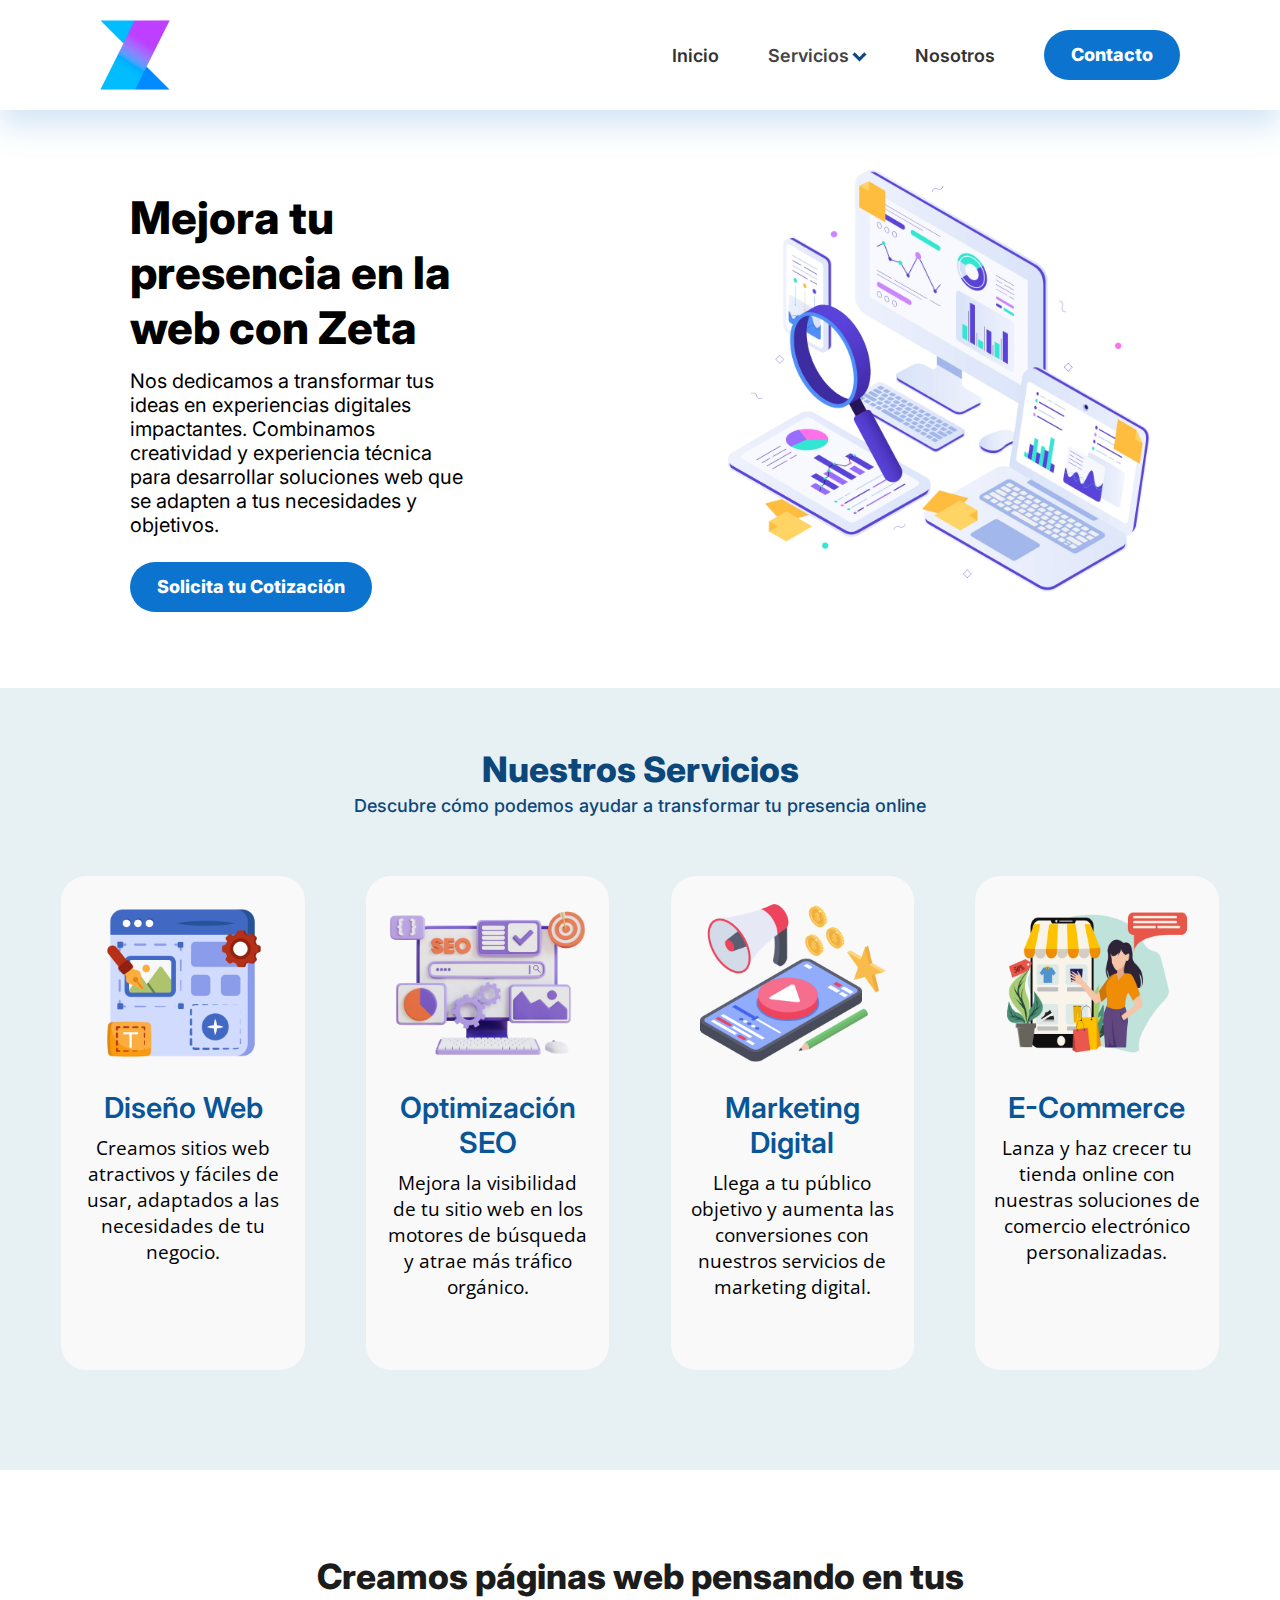
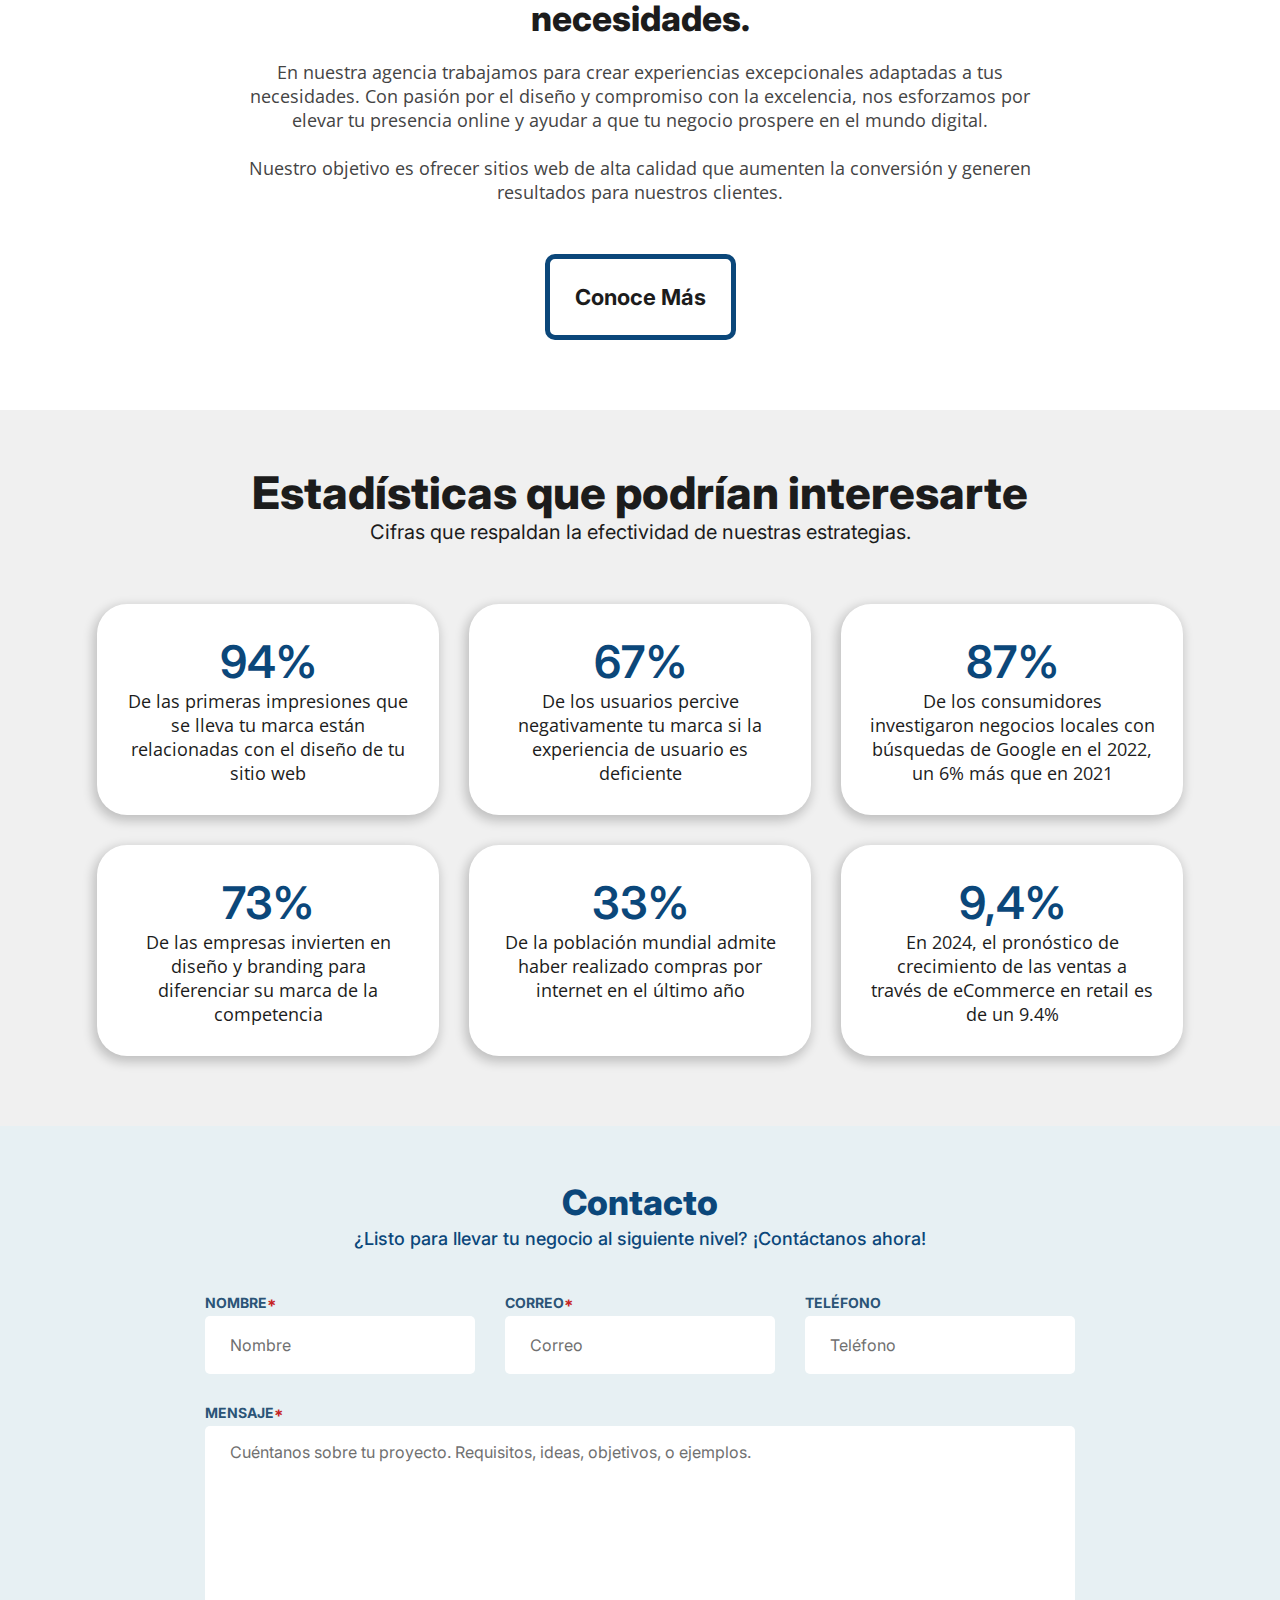
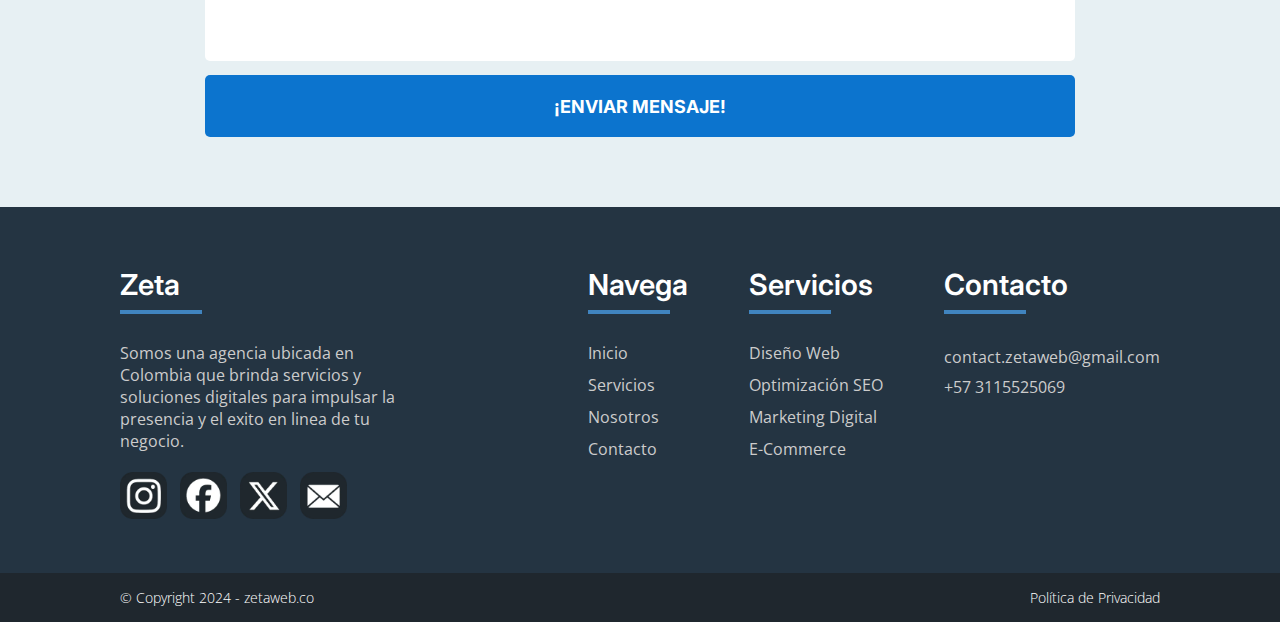
<file: index.html>
<!DOCTYPE html>
<html lang="es">
<head>
    <!-- Google tag (gtag.js) -->
    <script async src="https://www.googletagmanager.com/gtag/js?id=G-KV90ZJX844"></script>
    <script>
        window.dataLayer = window.dataLayer || [];
        function gtag(){dataLayer.push(arguments);}
        gtag('js', new Date());

        gtag('config', 'G-KV90ZJX844');
    </script>
    <title>Agencia de Diseño Web y SEO para su Negocio - Zeta</title>
    <meta charset="UTF-8">
    <link rel="canonical" href="https://zetaweb.co/"/>
    <link rel="apple-touch-icon" sizes="180x180" href="apple-touch-icon.png">
    <link rel="icon" type="image/png" sizes="32x32" href="favicon-32x32.png">
    <link rel="icon" type="image/png" sizes="16x16" href="favicon-16x16.png">
    <link rel="manifest" href="site.webmanifest">
    <link rel="mask-icon" href="safari-pinned-tab.svg" color="#5bbad5">
    <link rel="stylesheet" href="styles.css">
    <link rel="preconnect" href="https://fonts.googleapis.com">
    <link rel="preconnect" href="https://fonts.gstatic.com" crossorigin>
    <link href="https://fonts.googleapis.com/css2?family=Inter:wght@100..900&family=Montserrat:ital,wght@0,100..900;1,100..900&family=Open+Sans:ital,wght@0,300..800;1,300..800&display=swap" rel="stylesheet">
    <meta name="msapplication-TileColor" content="#000000">
    <meta name="theme-color" content="#000000">
    <meta name="keywords" content="agencia, diseño web, SEO, marketing digital, comercio electrónico">
    <meta name="robots" content="index, follow">
    <meta name="description" content="Agencia Digital - En Zeta ofrecemos servicios de Diseño de páginas Web, Optimización SEO, E-Commerce y Marketing Digital. Solicita tu cotización ahora.">
    <meta name="viewport" content="width=device-width, initial-scale=1.0">
</head>
<body>
    <header class="inter-semi-bold box colored">
        <a href="index.html" style="height: 70px;"><img src="img/logo.webp" alt="Logo de Zeta" class="header-img"></a>
        <nav class="main-nav">
            <ul class="sidebar">
                <li class="nav-side-close" onclick="hideSideBar()">
                    <svg xmlns="http://www.w3.org/2000/svg" width="64" height="64" fill="none" viewBox="0 0 64 64">
                    <path fill="#B8B8B8" fill-rule="evenodd" d="M46 2H18C9.163 2 2 9.163 2 18v28c0 8.837 7.163 16 16 16h28c8.837 0 16-7.163 16-16V18c0-8.837-7.163-16-16-16ZM18 0C8.059 0 0 8.059 0 18v28c0 9.941 8.059 18 18 18h28c9.941 0 18-8.059 18-18V18c0-9.941-8.059-18-18-18H18Z" clip-rule="evenodd"/>
                    <path fill="#444" d="m21.243 17 25.456 25.456-4.243 4.242L17 21.243z"/>
                    <path fill="#444" d="M17 42.456 42.456 17l4.242 4.243-25.455 25.456z"/>
                    </svg>
                </li>
                <li class="main-nav-item"><a href="index.html" class="nav-link">Inicio</a></li>
                <li class="main-nav-item"><span class="nav-link" onclick="toggleDropdown()">Servicios</span><img src="img/dropdown.webp" alt=""></li>
                <li class="dropdown-sidebar">
                    <ul>
                        <li class="main-nav-item drop-item"><a href="webdesign.html" class="nav-link">Diseño Web</a></li>
                        <li class="main-nav-item drop-item"><a href="seo.html" class="nav-link">Optimización SEO</a></li>
                        <li class="main-nav-item drop-item"><a href="marketing.html" class="nav-link">Marketing Digital</a></li>
                        <li class="main-nav-item drop-item"><a href="ecommerce.html" class="nav-link">E-Commerce</a></li>
                    </ul>
                </li>
                <li class="main-nav-item"><a href="nosotros.html" class="nav-link">Nosotros</a></li>
                <li class="main-nav-item"><a href="#contact" class="nav-link">Contacto</a></li>
            </ul>
            <ul class="main-nav-container">
                <li class="main-nav-item hide-on-mobile"><a href="index.html" class="nav-link">Inicio</a></li>
                <li class="main-nav-item hide-on-mobile" id="dropdown">
                    <span class="nav-link" style="border-bottom: none;">Servicios</span><img src="img/dropdown.webp" alt="">
                    <div class="dropdown-menu">
                        <ul>
                            <li><a href="webdesign.html">Diseño Web</a></li>
                            <li><a href="seo.html">Optimización SEO</a></li>
                            <li><a href="marketing.html">Marketing Digital</a></li>
                            <li><a href="ecommerce.html">E-Commerce</a></li>
                        </ul>
                    </div>
                </li>
                <li class="main-nav-item hide-on-mobile"><a href="nosotros.html" class="nav-link">Nosotros</a></li>
                <li class="main-nav-item hide-on-mobile"><a href="#contact" class="nav-cta">Contacto</a></li>
                <li class="main-nav-item menu-button" onclick="showSideBar()">
                    <svg xmlns="http://www.w3.org/2000/svg" width="64" height="64" fill="none" viewBox="0 0 64 64">
                    <path fill="#fff" d="M0 18C0 8.059 8.059 0 18 0h28c9.941 0 18 8.059 18 18v28c0 9.941-8.059 18-18 18H18C8.059 64 0 55.941 0 46V18Z"/>
                    <path fill="#B8B8B8" fill-rule="evenodd" d="M46 2H18C9.163 2 2 9.163 2 18v28c0 8.837 7.163 16 16 16h28c8.837 0 16-7.163 16-16V18c0-8.837-7.163-16-16-16ZM18 0C8.059 0 0 8.059 0 18v28c0 9.941 8.059 18 18 18h28c9.941 0 18-8.059 18-18V18c0-9.941-8.059-18-18-18H18Z" clip-rule="evenodd"/>
                    <path fill="#444" fill-rule="evenodd" d="M50 48H14v-6h36v6Zm0-12H14v-6h36v6Zm0-12H14v-6h36v6Z" clip-rule="evenodd"/>
                    </svg>
                </li>
            </ul>
        </nav>
    </header>
    <main>
        <section class="hero">
            <div class="hero-text">
                <h1 class="inter-extra-bold">Mejora tu presencia en la web con Zeta</h1>
                <p class="inter-regular hero-sub">Nos dedicamos a transformar tus ideas en experiencias digitales impactantes. Combinamos creatividad y experiencia técnica para desarrollar soluciones web que se adapten a tus necesidades y objetivos.</p>
                <a href="#contact" class="nav-cta inter-extra-bold">Solicita tu Cotización</a>
            </div>
            <img src="img/heroimg.webp" alt="Dispositivos mostrando graficos y estadísticas" class="hero-img">
        </section>
        
        <section class="services" id="servicios">
            <h2 class="inter-extra-bold services-title">Nuestros Servicios</h2>
            <p class=" inter-regular services-sub">Descubre cómo podemos ayudar a transformar tu presencia online</p>
            <div style="width: 100%; height: 60px; background: transparent; position: static;"></div>
            <div class="services-container">
                <div class="service">
                    <img src="img/dweb.webp" alt="Diseño Web">
                    <h3 class="inter-semi-bold">Dise&ntilde;o Web</h3>
                    <p>Creamos sitios web atractivos y fáciles de usar, adaptados a las necesidades de tu negocio.</p>
                    <a href="webdesign.html" class="cta-btn">Conoce Más -&gt;</a>
                </div>
                <div class="service">
                    <img src="img/SEO.webp" alt="Optimización SEO">
                    <h3 class="inter-semi-bold">Optimización SEO</h3>
                    <p>Mejora la visibilidad de tu sitio web en los motores de búsqueda y atrae más tráfico orgánico.</p>
                    <a href="seo.html" class="cta-btn">Conoce Más -&gt;</a>
                </div>
                <div class="service">
                    <img src="img/marketing.webp" alt="Marketing Digital">
                    <h3 class="inter-semi-bold">Marketing Digital</h3>
                    <p> Llega a tu público objetivo y aumenta las conversiones con nuestros servicios de marketing digital.</p>
                    <a href="marketing.html" class="cta-btn">Conoce Más -&gt;</a>
                </div>
                <div class="service">
                    <img src="img/ecommerce.webp" alt="Tienda online ecommerce">
                    <h3 class="inter-semi-bold">E-Commerce</h3>
                    <p>Lanza y haz crecer tu tienda online con nuestras soluciones de comercio electrónico personalizadas.</p>
                    <a href="ecommerce.html" class="cta-btn">Conoce Más -&gt;</a>
                </div>
            </div>
        </section>
        <section class="aboutus">
            <img src="img/aboutimg.webp" alt="Diseño en tablet">
            <div class="aboutustxt">
                <h2 class="inter-extra-bold">Creamos páginas web pensando en tus necesidades.</h2>
                <p>En nuestra agencia trabajamos para crear experiencias excepcionales adaptadas a tus necesidades. Con pasión por el diseño y compromiso con la excelencia, nos esforzamos por elevar tu presencia online y ayudar a que tu negocio prospere en el mundo digital.<br><br>Nuestro objetivo es ofrecer sitios web de alta calidad que aumenten la conversión y generen resultados para nuestros clientes.</p>
                <a href="nosotros.html">Conoce Más</a>
            </div>
        </section>
        <section class="beneficios">
            <h2 class="inter-extra-bold">Estadísticas que podrían interesarte</h2>
            <p class="inter-regular" style="font-size: 20px; color: #1c1c1c; margin-left: auto; margin-right: auto; text-align: center; margin-bottom: 45px;">Cifras que respaldan la efectividad de nuestras estrategias.</p>
            <div class="statscontainer">
                <div>
                    <h3 class="inter-semi-bold">94%</h3>
                    <p>De las primeras impresiones que se lleva tu  marca están relacionadas con el diseño de tu sitio web</p>
                </div>
                <div>
                    <h3 class="inter-semi-bold">67%</h3>
                    <p>De los usuarios percive negativamente tu marca si la experiencia de usuario es deficiente</p>
                </div>
                <div>
                    <h3 class="inter-semi-bold">87%</h3>
                    <p>De los consumidores investigaron negocios locales con búsquedas de Google en el 2022, un 6% más que en 2021</p>
                </div>
                <div>
                    <h3 class="inter-semi-bold">73%</h3>
                    <p>De las empresas invierten en diseño y branding para diferenciar su marca de la competencia</p>
                </div>
                <div>
                    <h3 class="inter-semi-bold">33%</h3>
                    <p>De la población mundial admite haber realizado compras por internet en el último año</p>
                </div>
                <div>
                    <h3 class="inter-semi-bold">9,4%</h3>
                    <p>En 2024, el pronóstico de crecimiento de las ventas a través de eCommerce en retail es de un 9.4%</p>
                </div>
            </div>
        </section>
    </main>
    <section class="contact-container" id="contact">
        <form action="https://api.web3forms.com/submit" method="POST" class="contact-form">
            <h2 class="inter-extra-bold services-title">Contacto</h2>
            <p class="inter-regular contact-sub">¿Listo para llevar tu negocio al siguiente nivel? ¡Contáctanos ahora!</p>
            <input type="hidden" name="access_key" value="44432a92-8102-4726-a042-c7780539a7f8">
            <div class="contact-top">
                <div class="contact-input-container">
                    <p>NOMBRE<span class="required_red">*</span></p>
                    <input type="text" name="name" placeholder="Nombre" class="contact-inputs" required>
                </div>
                <div class="contact-input-container">
                   <p>CORREO<span class="required_red">*</span></p>
                    <input type="email" name="email" placeholder="Correo" class="contact-inputs" required> 
                </div>
                <div class="contact-input-container">
                    <p>TELÉFONO</p>
                    <input type="tel" name="telephone" placeholder="Teléfono" class="contact-inputs">
                </div>
            </div>
            <div class="contact-message-container">
                <p>MENSAJE<span class="required_red">*</span></p>
                <textarea name="message" placeholder="Cuéntanos sobre tu proyecto. Requisitos, ideas, objetivos, o ejemplos." class="contact-inputs" required></textarea>
            </div>
            <button type="submit" class="forum-button">¡ENVIAR MENSAJE!</button>
        </form>
    </section>
    <footer>
        <div class="main-footer">
            <div class="footer-about">
                <p class="footer-title inter-semi-bold">Zeta</p>
                <p class="footer-text">Somos una agencia ubicada en Colombia que brinda servicios y soluciones digitales para impulsar la presencia y el exito en linea de tu negocio.</p>
                <div class="social">
                    <a href="https://instagram.com" target="_blank" rel="noopener noreferrer"><img src="img/instagram.webp" alt="Logo de Instagram"></a>
                    <a href="https://facebook.com" target="_blank" rel="noopener noreferrer"><img src="img/facebook.webp" alt="Logo de Facebook"></a>
                    <a href="https://x.com" target="_blank" rel="noopener noreferrer"><img src="img/x.webp" alt="Logo de X"></a>
                    <a href="mailto:contact.zetaweb@gmail.com"><img src="img/mail.webp" alt="Icono de correo"></a>
                </div>
            </div>
            <div class="footer-nav">
                <div>
                    <p class="footer-title inter-semi-bold">Navega</p>
                    <a href="index.html">Inicio</a>
                    <a href="index.html#servicios">Servicios</a>
                    <a href="nosotros.html">Nosotros</a>
                    <a href="#contact">Contacto</a>
                </div>
                <div>
                    <p class="footer-title inter-semi-bold">Servicios</p>
                    <a href="webdesign.html">Diseño Web</a>
                    <a href="seo.html">Optimización SEO</a>
                    <a href="marketing.html">Marketing Digital</a>
                    <a href="ecommerce.html">E-Commerce</a>
                </div>
                <div>
                    <p class="footer-title inter-semi-bold">Contacto</p>
                    <address class="footer-text">
                        <a href="mailto:contact.zetaweb@gmail.com">contact.zetaweb@gmail.com</a> <br>
                        <a href="tel:+573115525069">+57 3115525069</a>
                    </address>
                </div>
            </div>
        </div>
        <div class="copyright">
            <p>© Copyright 2024 - zetaweb.co</p>
            <a href="politicas.html"><p style="text-align: right; margin-left: 15px;">Política de Privacidad</p></a>
        </div>
    </footer>
    <script src="app.js"></script>
</body>
</html>
</file>
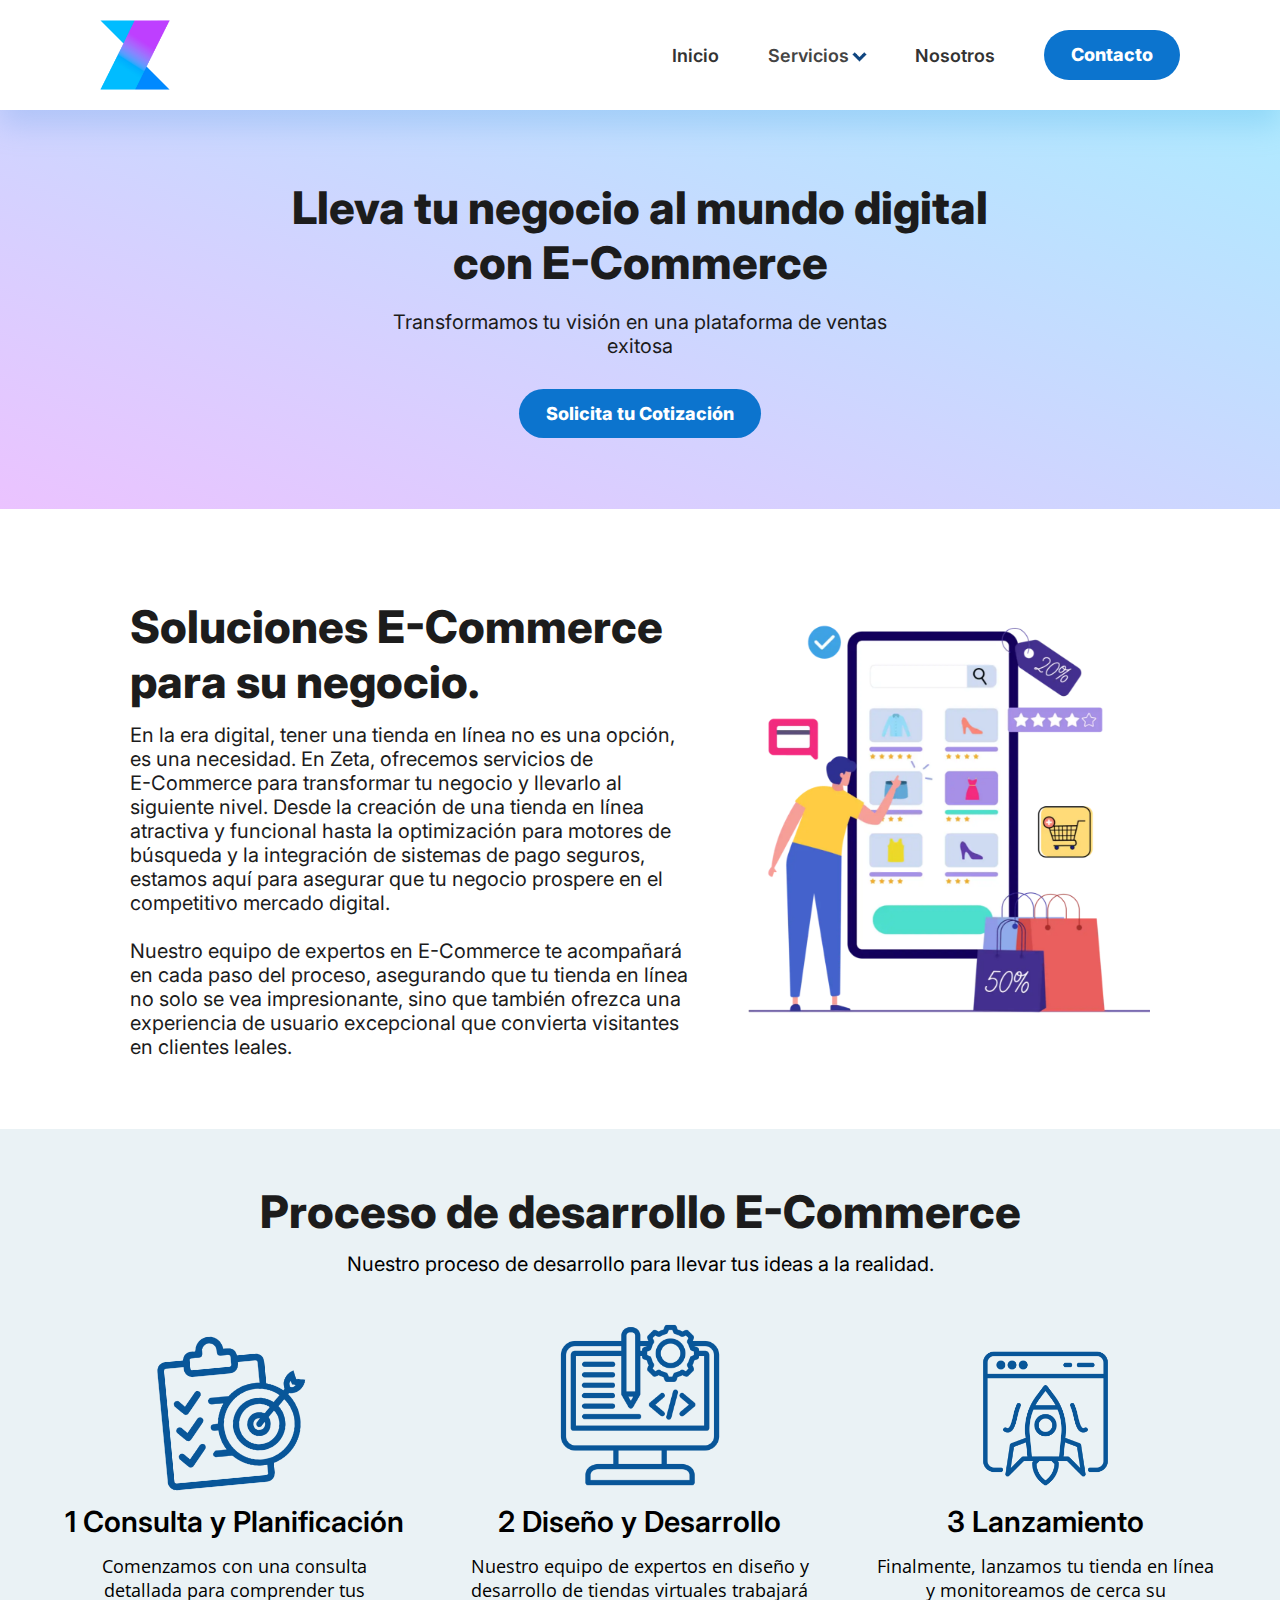
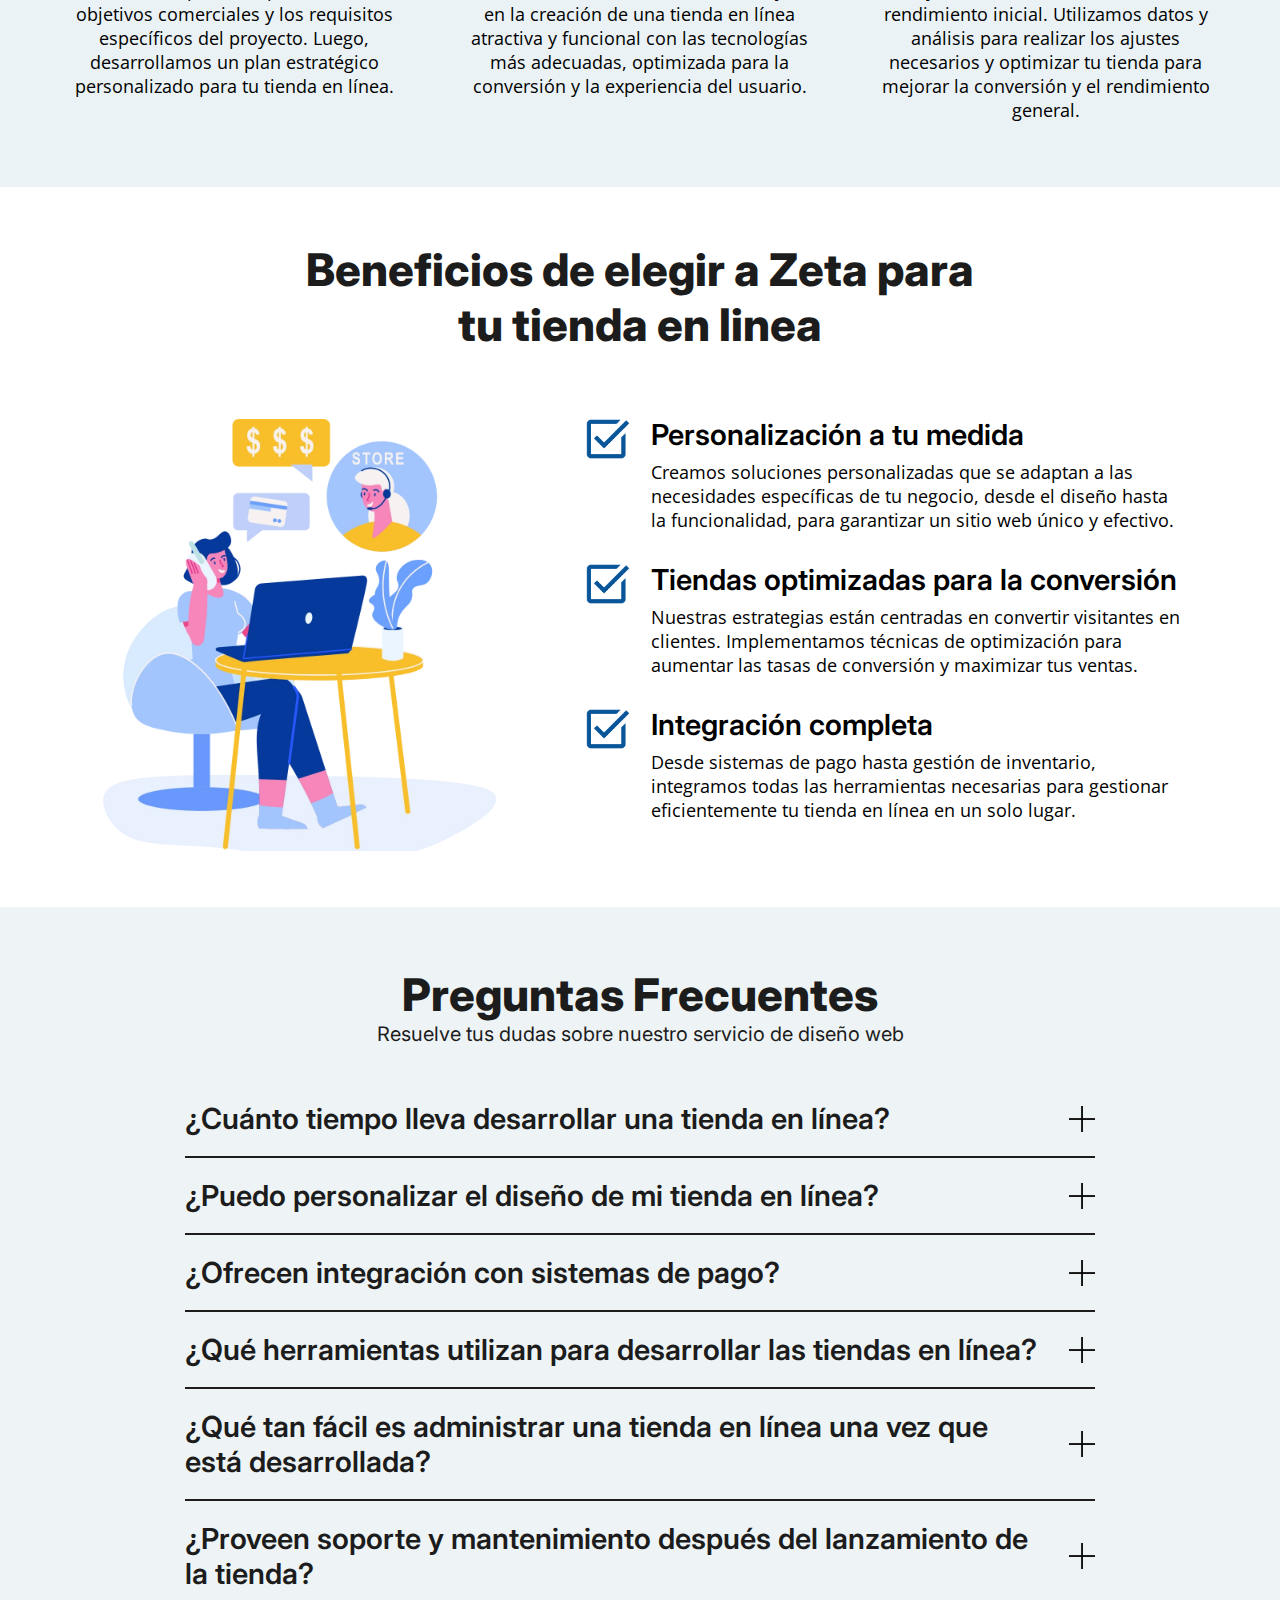
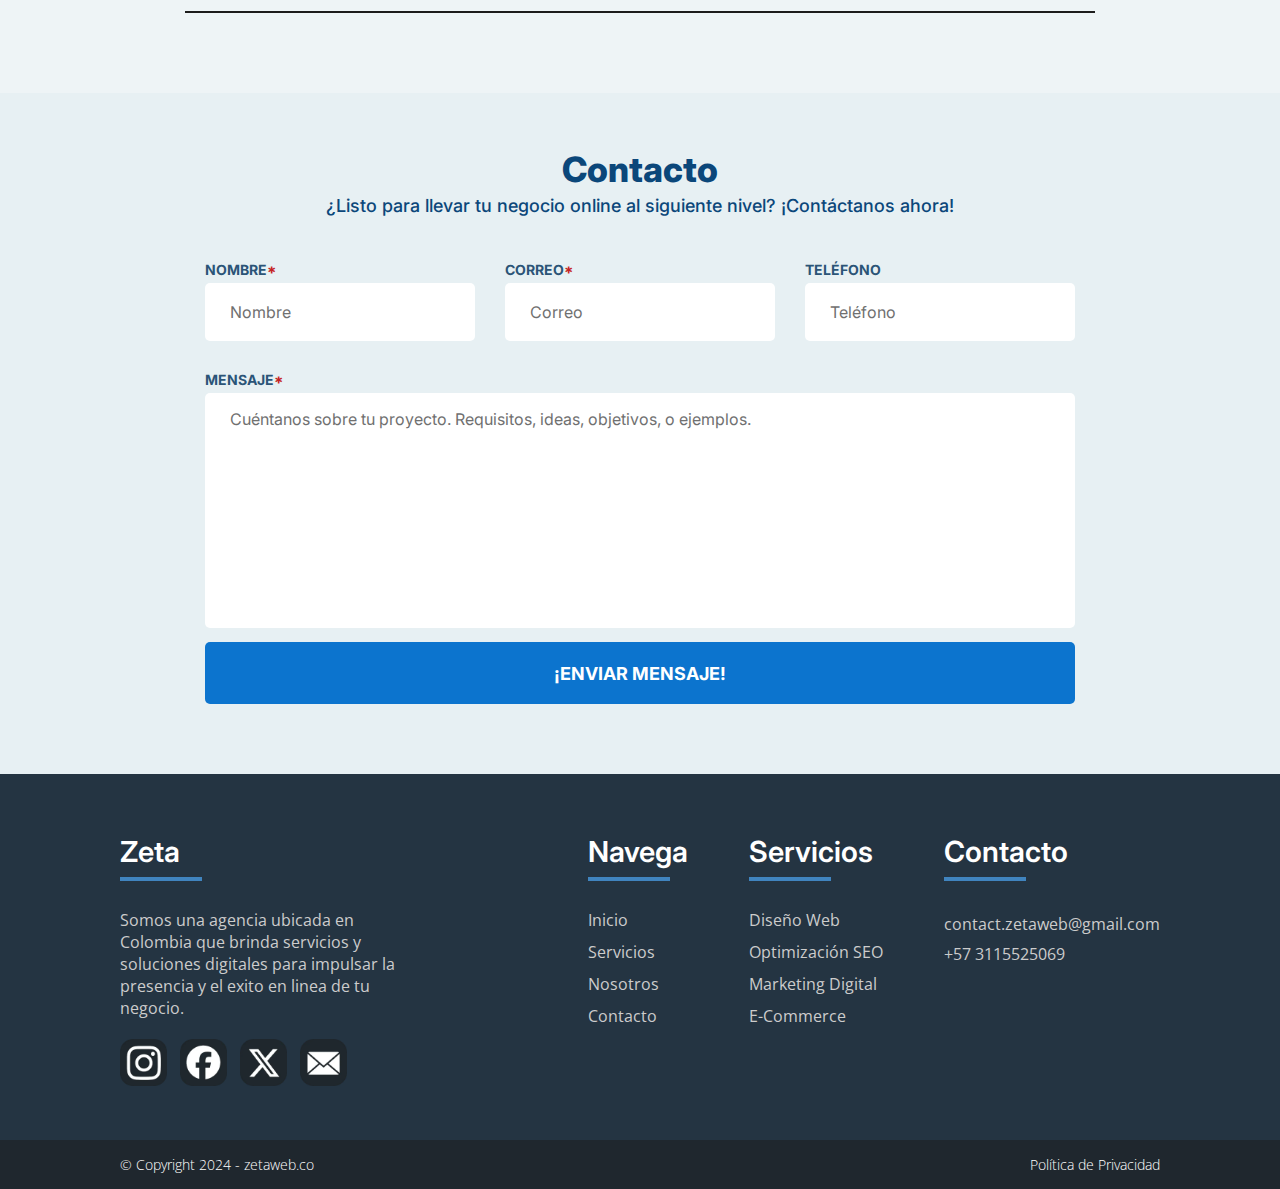
<file: ecommerce.html>
<!DOCTYPE html>
<html lang="es">
<head>
    <!-- Google tag (gtag.js) -->
    <script async src="https://www.googletagmanager.com/gtag/js?id=G-KV90ZJX844"></script>
    <script>
        window.dataLayer = window.dataLayer || [];
        function gtag(){dataLayer.push(arguments);}
        gtag('js', new Date());

        gtag('config', 'G-KV90ZJX844');
    </script>
    <title>E-Commerce - Creación de tiendas en línea</title>
    <meta charset="UTF-8">
    <link rel="apple-touch-icon" sizes="180x180" href="apple-touch-icon.png">
    <link rel="icon" type="image/png" sizes="32x32" href="favicon-32x32.png">
    <link rel="icon" type="image/png" sizes="16x16" href="favicon-16x16.png">
    <link rel="manifest" href="site.webmanifest">
    <link rel="mask-icon" href="safari-pinned-tab.svg" color="#5bbad5">
    <link rel="stylesheet" href="styles.css">
    <link rel="preconnect" href="https://fonts.googleapis.com">
    <link rel="preconnect" href="https://fonts.gstatic.com" crossorigin>
    <link href="https://fonts.googleapis.com/css2?family=Inter:wght@100..900&family=Montserrat:ital,wght@0,100..900;1,100..900&family=Open+Sans:ital,wght@0,300..800;1,300..800&display=swap" rel="stylesheet">
    <meta name="msapplication-TileColor" content="#000000">
    <meta name="theme-color" content="#000000">
    <meta name="robots" content="index, follow">
    <meta name="description" content="Lanza y haz crecer tu tienda online con nuestras soluciones de E-Commerce. En Zeta, desarrollamos y optimizamos tu tienda online para aumentar tus ventas.">
    <meta name="viewport" content="width=device-width, initial-scale=1.0">
</head>
<body class="webdesign">
    <header class="inter-semi-bold box colored">
        <a href="index.html" style="height: 70px;"><img src="img/logo.webp" alt="Logo de Zeta" class="header-img"></a>
        <nav class="main-nav">
            <ul class="sidebar">
                <li class="nav-side-close" onclick="hideSideBar()">
                    <svg xmlns="http://www.w3.org/2000/svg" width="64" height="64" fill="none" viewBox="0 0 64 64">
                    <path fill="#B8B8B8" fill-rule="evenodd" d="M46 2H18C9.163 2 2 9.163 2 18v28c0 8.837 7.163 16 16 16h28c8.837 0 16-7.163 16-16V18c0-8.837-7.163-16-16-16ZM18 0C8.059 0 0 8.059 0 18v28c0 9.941 8.059 18 18 18h28c9.941 0 18-8.059 18-18V18c0-9.941-8.059-18-18-18H18Z" clip-rule="evenodd"/>
                    <path fill="#444" d="m21.243 17 25.456 25.456-4.243 4.242L17 21.243z"/>
                    <path fill="#444" d="M17 42.456 42.456 17l4.242 4.243-25.455 25.456z"/>
                    </svg>
                </li>
                <li class="main-nav-item"><a href="index.html" class="nav-link">Inicio</a></li>
                <li class="main-nav-item"><span class="nav-link" onclick="toggleDropdown()">Servicios</span><img src="img/dropdown.webp" alt=""></li>
                <li class="dropdown-sidebar">
                    <ul>
                        <li class="main-nav-item drop-item"><a href="webdesign.html" class="nav-link">Diseño Web</a></li>
                        <li class="main-nav-item drop-item"><a href="seo.html" class="nav-link">Optimización SEO</a></li>
                        <li class="main-nav-item drop-item"><a href="marketing.html" class="nav-link">Marketing Digital</a></li>
                        <li class="main-nav-item drop-item"><a href="ecommerce.html" class="nav-link">E-Commerce</a></li>
                    </ul>
                </li>
                <li class="main-nav-item"><a href="nosotros.html" class="nav-link">Nosotros</a></li>
                <li class="main-nav-item"><a href="#contact" class="nav-link">Contacto</a></li>
            </ul>
            <ul class="main-nav-container">
                <li class="main-nav-item hide-on-mobile"><a href="index.html" class="nav-link">Inicio</a></li>
                <li class="main-nav-item hide-on-mobile" id="dropdown">
                    <span class="nav-link" style="border-bottom: none;">Servicios</span><img src="img/dropdown.webp" alt="">
                    <div class="dropdown-menu">
                        <ul>
                            <li><a href="webdesign.html">Diseño Web</a></li>
                            <li><a href="seo.html">Optimización SEO</a></li>
                            <li><a href="marketing.html">Marketing Digital</a></li>
                            <li><a href="ecommerce.html">E-Commerce</a></li>
                        </ul>
                    </div>
                </li>
                <li class="main-nav-item hide-on-mobile"><a href="nosotros.html" class="nav-link">Nosotros</a></li>
                <li class="main-nav-item hide-on-mobile"><a href="#contact" class="nav-cta">Contacto</a></li>
                <li class="main-nav-item menu-button" onclick="showSideBar()">
                    <svg xmlns="http://www.w3.org/2000/svg" width="64" height="64" fill="none" viewBox="0 0 64 64">
                    <path fill="#fff" d="M0 18C0 8.059 8.059 0 18 0h28c9.941 0 18 8.059 18 18v28c0 9.941-8.059 18-18 18H18C8.059 64 0 55.941 0 46V18Z"/>
                    <path fill="#B8B8B8" fill-rule="evenodd" d="M46 2H18C9.163 2 2 9.163 2 18v28c0 8.837 7.163 16 16 16h28c8.837 0 16-7.163 16-16V18c0-8.837-7.163-16-16-16ZM18 0C8.059 0 0 8.059 0 18v28c0 9.941 8.059 18 18 18h28c9.941 0 18-8.059 18-18V18c0-9.941-8.059-18-18-18H18Z" clip-rule="evenodd"/>
                    <path fill="#444" fill-rule="evenodd" d="M50 48H14v-6h36v6Zm0-12H14v-6h36v6Zm0-12H14v-6h36v6Z" clip-rule="evenodd"/>
                    </svg>
                </li>
            </ul>
        </nav>
    </header>
    <main>
        <section class="serviceshero">
            <h1 class="inter-extra-bold">Lleva tu negocio al mundo digital con <span style="white-space: nowrap;">E-Commerce</span></h1>
            <p class="inter-regular">Transformamos tu visión en una plataforma de ventas exitosa</p>
            <a href="#contact" class="nav-cta inter-extra-bold">Solicita tu Cotización</a>
        </section>
        <section class="servicessection">
            <div class="sectiontext">
                <h2 class="inter-extra-bold">Soluciones <span style="white-space: nowrap;">E-Commerce</span> para su negocio.</h2>
                <p class="inter-regular">En la era digital, tener una tienda en línea no es una opción, es una necesidad. En Zeta, ofrecemos servicios  de <span style="white-space: nowrap;">E-Commerce</span> para transformar tu negocio y llevarlo al siguiente nivel. Desde la creación de una tienda en línea atractiva y funcional hasta la optimización para motores de búsqueda y la integración de sistemas de pago seguros, estamos aquí para asegurar que tu negocio prospere en el competitivo mercado digital. <br><br> Nuestro equipo de expertos en <span style="white-space: nowrap;">E-Commerce</span> te acompañará en cada paso del proceso, asegurando que tu tienda en línea no solo se vea impresionante, sino que también ofrezca una experiencia de usuario excepcional que convierta visitantes en clientes leales. </p>
            </div>
            <img src="img/ecompage.webp" alt="Tienda en linea">
        </section>
        <section class="proceso">
            <h2 class="inter-extra-bold">Proceso de desarrollo <span style="white-space: nowrap;">E-Commerce</span></h2>
            <p class="inter-regular">Nuestro proceso de desarrollo para llevar tus ideas a la realidad.</p>
            <div class="gridcontainer">
                <div>
                    <img src="img/plan.webp" alt="Consulta y planificación" style="width: 159px; height: 159px; transform: rotate(-5.4deg);">
                    <h3 class="inter-semi-bold">1 Consulta y Planificación</h3>
                    <p>Comenzamos con una consulta detallada para comprender tus objetivos comerciales y los  requisitos específicos del proyecto. Luego, desarrollamos un plan estratégico personalizado para tu tienda en línea.</p>
                </div>
                <div>
                    <img src="img/develop.webp" alt="Diseño y desarrollo web" style="width: 168px; height: 168px;">
                    <h3 class="inter-semi-bold">2 Diseño y Desarrollo</h3>
                    <p>Nuestro equipo de expertos en diseño y desarrollo de tiendas virtuales trabajará en la creación de una tienda en línea atractiva y funcional con las tecnologías más adecuadas, optimizada para la conversión y la experiencia del usuario.</p>
                </div>
                <div>
                    <img src="img/launch.webp" alt="Lanzamiento de pagina web" style="width: 141px; height: 141px;">
                    <h3 class="inter-semi-bold">3 Lanzamiento</h3>
                    <p>Finalmente, lanzamos tu tienda en línea y monitoreamos de cerca su rendimiento inicial. Utilizamos datos y análisis para realizar los ajustes necesarios y optimizar tu tienda para mejorar la conversión y el rendimiento general.</p>
                </div>
            </div>
        </section>
        <section class="clientes">
            <h2 class="inter-extra-bold">Beneficios de elegir a Zeta para tu tienda en linea</h2>
            <div class="clientescont">
                <img src="img/ecomben.webp" alt="Imagen Clientes">
                <ul>
                    <li>
                        <div>
                            <h3 class="inter-semi-bold">Personalización a tu medida</h3>
                            <p>Creamos soluciones personalizadas que se adaptan a las necesidades específicas de tu negocio, desde el diseño hasta la funcionalidad, para garantizar un sitio web único y efectivo.</p>
                        </div>
                    </li>
                    <li>
                        <div>
                            <h3 class="inter-semi-bold">Tiendas optimizadas para la conversión</h3>
                            <p>Nuestras estrategias están centradas en convertir visitantes en clientes. Implementamos técnicas de optimización para aumentar las tasas de conversión y maximizar tus ventas.</p>
                        </div>
                    </li>
                    <li>
                        <div>
                            <h3 class="inter-semi-bold">Integración completa</h3>
                            <p>Desde sistemas de pago hasta gestión de inventario, integramos todas las herramientas necesarias para gestionar eficientemente tu tienda en línea en un solo lugar.</p>
                        </div>
                    </li>
                </ul>
            </div>
        </section>
        <section class="faqcont">
            <h2 class="inter-extra-bold">Preguntas Frecuentes</h2>
            <p class="inter-regular" style="font-size: 20px; color: #1c1c1c; margin-bottom: 35px; text-align: center;">Resuelve tus dudas sobre nuestro servicio de diseño web</p>
            <div class="faq">
                <div class="question">
                    <h3 class="inter-semi-bold">¿Cuánto tiempo lleva desarrollar una tienda en línea?</h3>
                    <img src="img/plus.webp" alt="Mostrar u ocultar respuesta">    
                </div>
                <div class="answer">
                    <p class="inter-regular">El tiempo de desarrollo varía según la complejidad del proyecto, pero generalmente toma entre 3 y 6 semanas desde el inicio hasta la puesta en marcha. Proyectos más grandes y personalizados pueden llevar más tiempo.</p>
                </div>
            </div>
            <div class="faq">
                <div class="question">
                    <h3 class="inter-semi-bold">¿Puedo personalizar el diseño de mi tienda en línea?</h3>
                    <img src="img/plus.webp" alt="Mostrar u ocultar respuesta">     
                </div>
                <div class="answer">
                    <p class="inter-regular">Absolutamente, trabajamos contigo para crear un diseño personalizado que refleje la identidad de tu marca y ofrezca una experiencia de usuario excepcional.</p>
                </div>
            </div>
            <div class="faq">
                <div class="question">
                    <h3 class="inter-semi-bold">¿Ofrecen integración con sistemas de pago?</h3>
                    <img src="img/plus.webp" alt="Mostrar u ocultar respuesta">    
                </div>
                <div class="answer">
                    <p class="inter-regular">Sí, integramos una variedad de opciones de pago seguras y populares, trabajamos con varias pasarelas de pago asegurando una experiencia de compra fluida y segura para tus clientes.</p>
                </div>
            </div>
            <div class="faq">
                <div class="question">
                    <h3 class="inter-semi-bold">¿Qué herramientas utilizan para desarrollar las tiendas en línea?</h3>
                    <img src="img/plus.webp" alt="Mostrar u ocultar respuesta">       
                </div>
                <div class="answer">
                    <p class="inter-regular">Esto depende de tus requisitos específicos, trabajamos con plataformas populares y confiables como Shopify, WooCommerce, Magento y WordPress. Para proyectos de mayor escala o complejidad, podemos desarrollar soluciones personalizadas con código.</p>
                </div>
            </div>
            <div class="faq">
                <div class="question">
                    <h3 class="inter-semi-bold">¿Qué tan fácil es administrar una tienda en línea una vez que está desarrollada?</h3>
                    <img src="img/plus.webp" alt="Mostrar u ocultar respuesta">       
                </div>
                <div class="answer">
                    <p class="inter-regular">Nuestras tiendas están diseñadas para ser intuitivas y fáciles de administrar, te comprartiremos la información necesaria para que puedas gestionar tu tienda sin problemas.</p>
                </div>
            </div>
            <div class="faq">
                <div class="question">
                    <h3 class="inter-semi-bold">¿Proveen soporte y mantenimiento después del lanzamiento de la tienda?</h3>
                    <img src="img/plus.webp" alt="Mostrar u ocultar respuesta">   
                </div>
                <div class="answer">
                    <p class="inter-regular">Sí, ofrecemos un plan de soporte continuo y servicios de mantenimiento para asegurar que tu tienda en línea funcione perfectamente y se mantenga actualizada.</p>
                </div>
            </div>
        </section>
    </main>
    <section class="contact-container" id="contact">
        <form action="https://api.web3forms.com/submit" method="POST" class="contact-form">
            <h2 class="inter-extra-bold services-title">Contacto</h2>
            <p class="inter-regular contact-sub">¿Listo para llevar tu negocio online al siguiente nivel? ¡Contáctanos ahora!</p>
            <input type="hidden" name="access_key" value="44432a92-8102-4726-a042-c7780539a7f8">
            <div class="contact-top">
                <div class="contact-input-container">
                    <p>NOMBRE<span class="required_red">*</span></p>
                    <input type="text" name="name" placeholder="Nombre" class="contact-inputs" required>
                </div>
                <div class="contact-input-container">
                   <p>CORREO<span class="required_red">*</span></p>
                    <input type="email" name="email" placeholder="Correo" class="contact-inputs" required> 
                </div>
                <div class="contact-input-container">
                    <p>TELÉFONO</p>
                    <input type="tel" name="telephone" placeholder="Teléfono" class="contact-inputs">
                </div>
            </div>
            <div class="contact-message-container">
                <p>MENSAJE<span class="required_red">*</span></p>
                <textarea name="message" placeholder="Cuéntanos sobre tu proyecto. Requisitos, ideas, objetivos, o ejemplos." class="contact-inputs" required></textarea>
            </div>
            <button type="submit" class="forum-button">¡ENVIAR MENSAJE!</button>
        </form>
    </section>
    <footer>
        <div class="main-footer">
            <div class="footer-about">
                <p class="footer-title inter-semi-bold">Zeta</p>
                <p class="footer-text">Somos una agencia ubicada en Colombia que brinda servicios y soluciones digitales para impulsar la presencia y el exito en linea de tu negocio.</p>
                <div class="social">
                    <a href="https://instagram.com" target="_blank" rel="noopener noreferrer"><img src="img/instagram.webp" alt="Logo de Instagram"></a>
                    <a href="https://facebook.com" target="_blank" rel="noopener noreferrer"><img src="img/facebook.webp" alt="Logo de Facebook"></a>
                    <a href="https://x.com" target="_blank" rel="noopener noreferrer"><img src="img/x.webp" alt="Logo de X"></a>
                    <a href="mailto:contact.zetaweb@gmail.com"><img src="img/mail.webp" alt="Icono de correo"></a>
                </div>
            </div>
            <div class="footer-nav">
                <div>
                    <p class="footer-title inter-semi-bold">Navega</p>
                    <a href="index.html">Inicio</a>
                    <a href="index.html#servicios">Servicios</a>
                    <a href="nosotros.html">Nosotros</a>
                    <a href="#contact">Contacto</a>
                </div>
                <div>
                    <p class="footer-title inter-semi-bold">Servicios</p>
                    <a href="webdesign.html">Diseño Web</a>
                    <a href="seo.html">Optimización SEO</a>
                    <a href="marketing.html">Marketing Digital</a>
                    <a href="ecommerce.html">E-Commerce</a>
                </div>
                <div>
                    <p class="footer-title inter-semi-bold">Contacto</p>
                    <address class="footer-text">
                        <a href="mailto:contact.zetaweb@gmail.com">contact.zetaweb@gmail.com</a> <br>
                        <a href="tel:+573115525069">+57 3115525069</a>
                    </address>
                </div>
            </div>
        </div>
        <div class="copyright">
            <p>© Copyright 2024 - zetaweb.co</p>
            <a href="politicas.html"><p style="text-align: right; margin-left: 15px;">Política de Privacidad</p></a>
        </div>
    </footer>
    <script src="app.js"></script>
</body>
</html>
</file>
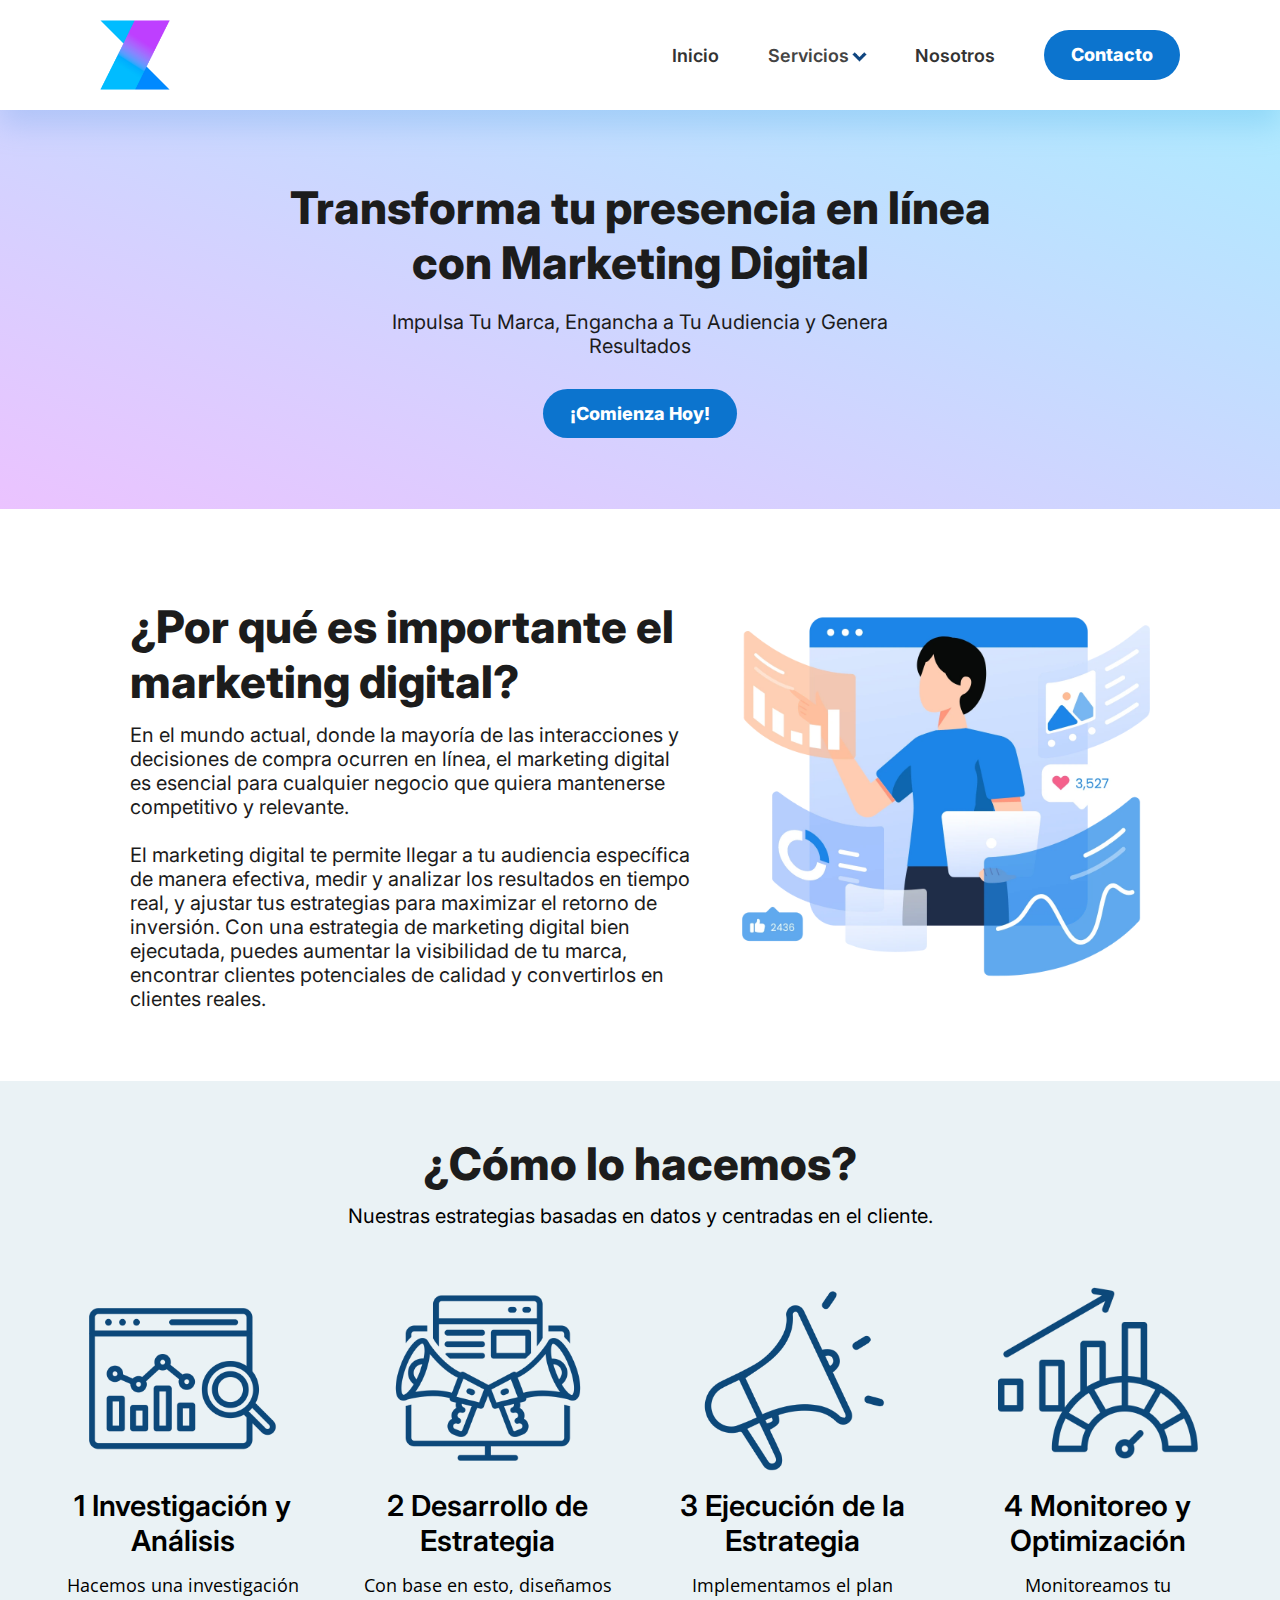
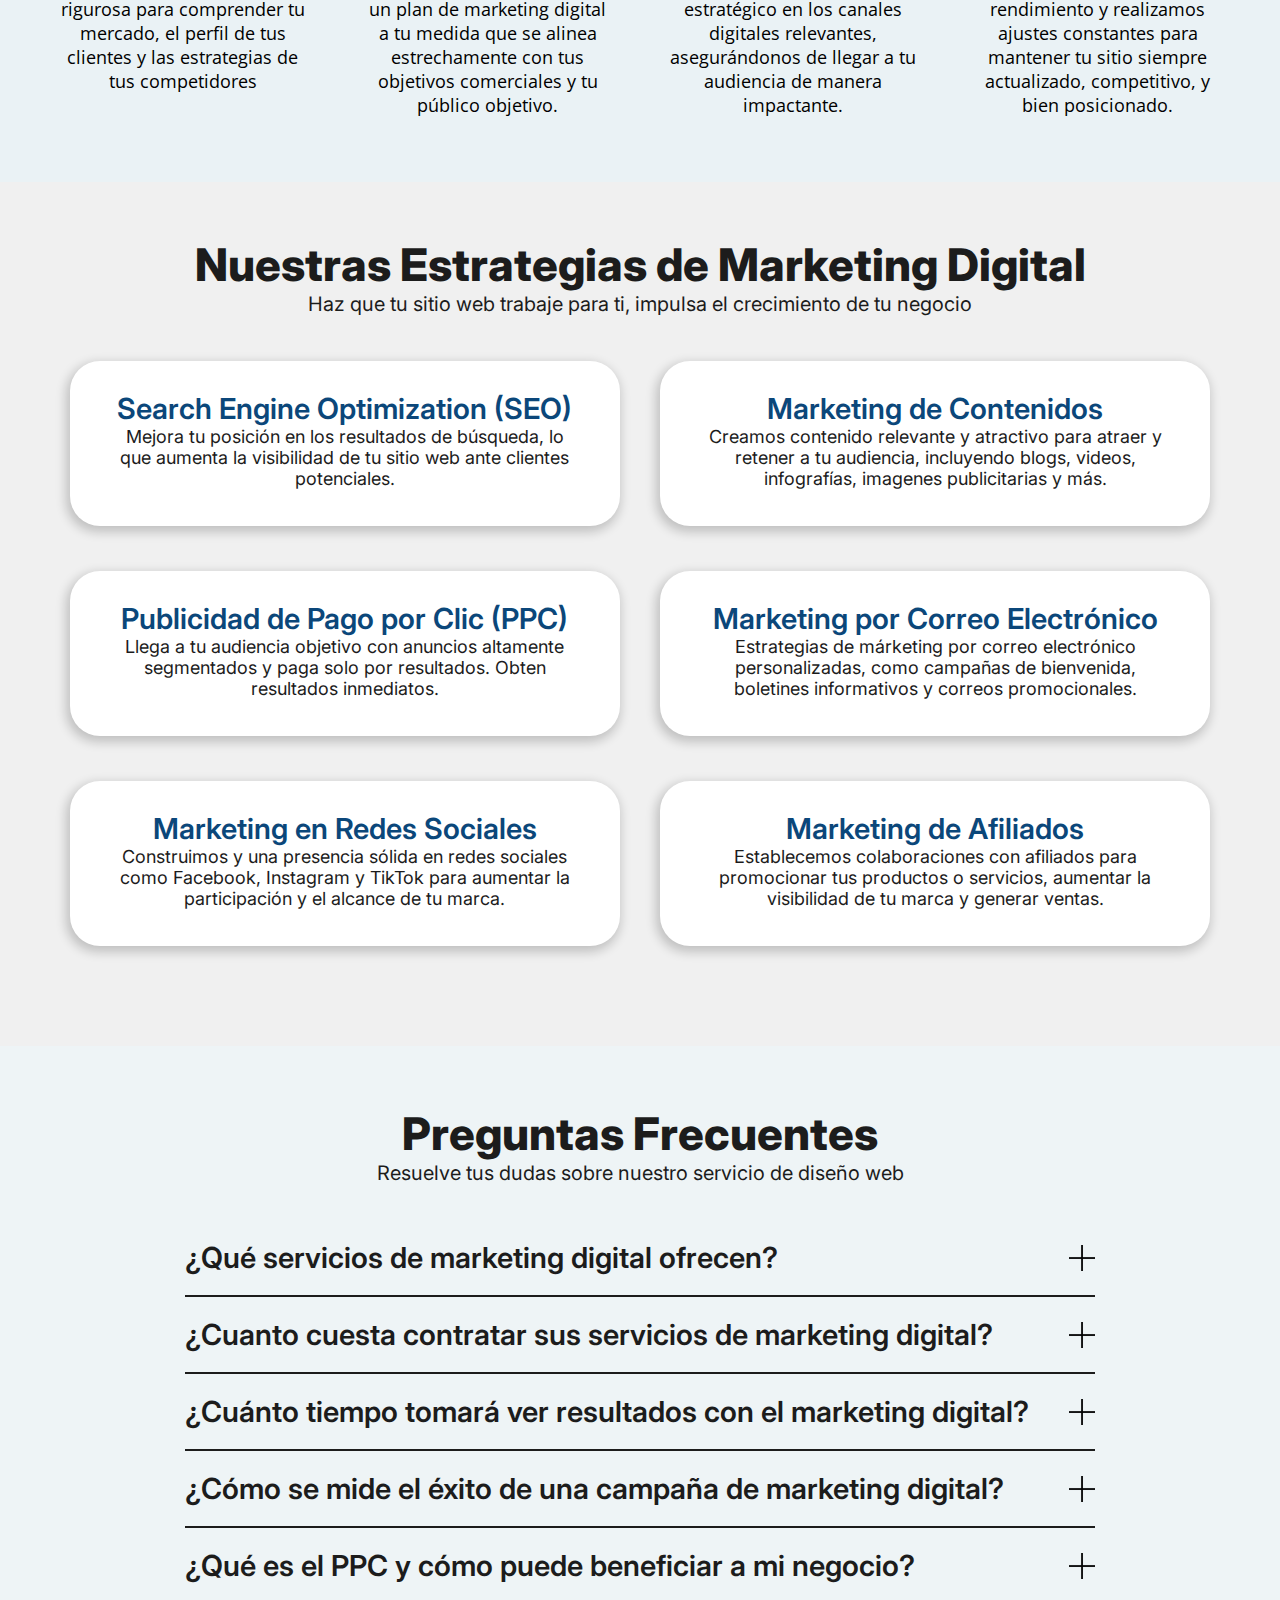
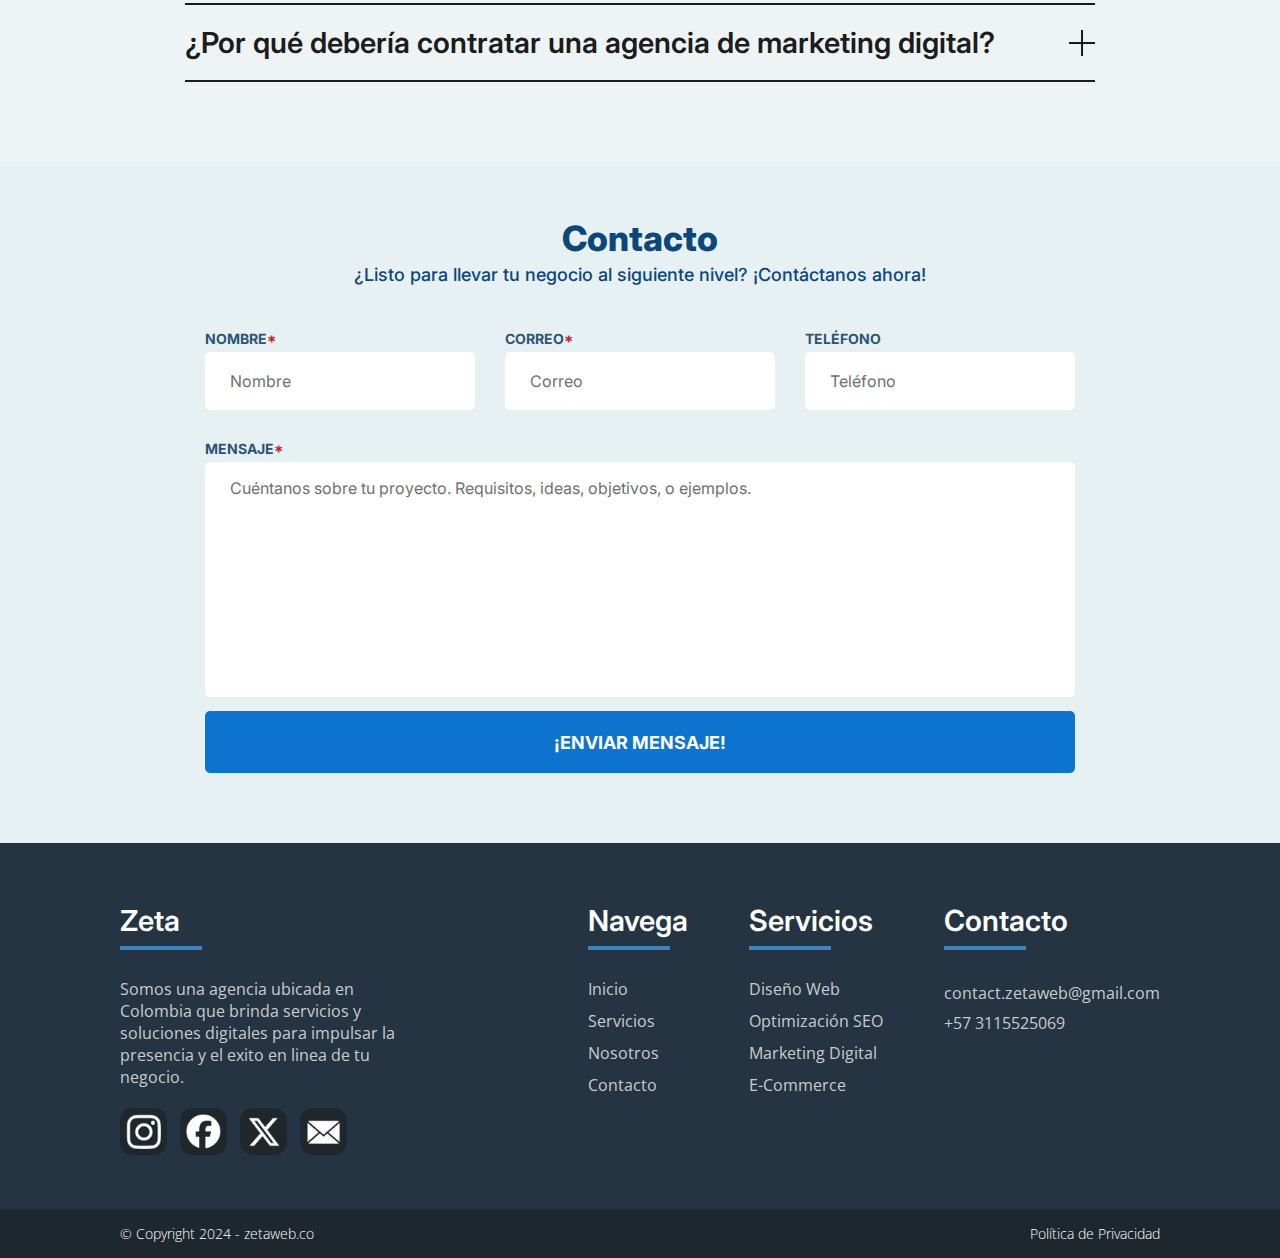
<file: marketing.html>
<!DOCTYPE html>
<html lang="es">
<head>
    <!-- Google tag (gtag.js) -->
    <script async src="https://www.googletagmanager.com/gtag/js?id=G-KV90ZJX844"></script>
    <script>
        window.dataLayer = window.dataLayer || [];
        function gtag(){dataLayer.push(arguments);}
        gtag('js', new Date());

        gtag('config', 'G-KV90ZJX844');
    </script>
    <title>Marketing Digital</title>
    <meta charset="UTF-8">
    <link rel="apple-touch-icon" sizes="180x180" href="apple-touch-icon.png">
    <link rel="icon" type="image/png" sizes="32x32" href="favicon-32x32.png">
    <link rel="icon" type="image/png" sizes="16x16" href="favicon-16x16.png">
    <link rel="manifest" href="site.webmanifest">
    <link rel="mask-icon" href="safari-pinned-tab.svg" color="#5bbad5">
    <link rel="stylesheet" href="styles.css">
    <link rel="preconnect" href="https://fonts.googleapis.com">
    <link rel="preconnect" href="https://fonts.gstatic.com" crossorigin>
    <link href="https://fonts.googleapis.com/css2?family=Inter:wght@100..900&family=Montserrat:ital,wght@0,100..900;1,100..900&family=Open+Sans:ital,wght@0,300..800;1,300..800&display=swap" rel="stylesheet">
    <meta name="msapplication-TileColor" content="#000000">
    <meta name="theme-color" content="#000000">
    <meta name="robots" content="index, follow">
    <meta name="description" content="Impulsa tu negocio con nuestras estrategias de Marketing Digital. En la agencia Zeta, ofrecemos soluciones personalizadas para aumentar tu visibilidad en línea y maximizar tus conversiones.">
    <meta name="viewport" content="width=device-width, initial-scale=1.0">
</head>
<body class="webdesign">
    <header class="inter-semi-bold box colored">
        <a href="index.html" style="height: 70px;"><img src="img/logo.webp" alt="Logo de Zeta" class="header-img"></a>
        <nav class="main-nav">
            <ul class="sidebar">
                <li class="nav-side-close" onclick="hideSideBar()">
                    <svg xmlns="http://www.w3.org/2000/svg" width="64" height="64" fill="none" viewBox="0 0 64 64">
                    <path fill="#B8B8B8" fill-rule="evenodd" d="M46 2H18C9.163 2 2 9.163 2 18v28c0 8.837 7.163 16 16 16h28c8.837 0 16-7.163 16-16V18c0-8.837-7.163-16-16-16ZM18 0C8.059 0 0 8.059 0 18v28c0 9.941 8.059 18 18 18h28c9.941 0 18-8.059 18-18V18c0-9.941-8.059-18-18-18H18Z" clip-rule="evenodd"/>
                    <path fill="#444" d="m21.243 17 25.456 25.456-4.243 4.242L17 21.243z"/>
                    <path fill="#444" d="M17 42.456 42.456 17l4.242 4.243-25.455 25.456z"/>
                    </svg>
                </li>
                <li class="main-nav-item"><a href="index.html" class="nav-link">Inicio</a></li>
                <li class="main-nav-item"><span class="nav-link" onclick="toggleDropdown()">Servicios</span><img src="img/dropdown.webp" alt=""></li>
                <li class="dropdown-sidebar">
                    <ul>
                        <li class="main-nav-item drop-item"><a href="webdesign.html" class="nav-link">Diseño Web</a></li>
                        <li class="main-nav-item drop-item"><a href="seo.html" class="nav-link">Optimización SEO</a></li>
                        <li class="main-nav-item drop-item"><a href="marketing.html" class="nav-link">Marketing Digital</a></li>
                        <li class="main-nav-item drop-item"><a href="ecommerce.html" class="nav-link">E-Commerce</a></li>
                    </ul>
                </li>
                <li class="main-nav-item"><a href="nosotros.html" class="nav-link">Nosotros</a></li>
                <li class="main-nav-item"><a href="#contact" class="nav-link">Contacto</a></li>
            </ul>
            <ul class="main-nav-container">
                <li class="main-nav-item hide-on-mobile"><a href="index.html" class="nav-link">Inicio</a></li>
                <li class="main-nav-item hide-on-mobile" id="dropdown">
                    <span class="nav-link" style="border-bottom: none;">Servicios</span><img src="img/dropdown.webp" alt="">
                    <div class="dropdown-menu">
                        <ul>
                            <li><a href="webdesign.html">Diseño Web</a></li>
                            <li><a href="seo.html">Optimización SEO</a></li>
                            <li><a href="marketing.html">Marketing Digital</a></li>
                            <li><a href="ecommerce.html">E-Commerce</a></li>
                        </ul>
                    </div>
                </li>
                <li class="main-nav-item hide-on-mobile"><a href="nosotros.html" class="nav-link">Nosotros</a></li>
                <li class="main-nav-item hide-on-mobile"><a href="#contact" class="nav-cta">Contacto</a></li>
                <li class="main-nav-item menu-button" onclick="showSideBar()">
                    <svg xmlns="http://www.w3.org/2000/svg" width="64" height="64" fill="none" viewBox="0 0 64 64">
                    <path fill="#fff" d="M0 18C0 8.059 8.059 0 18 0h28c9.941 0 18 8.059 18 18v28c0 9.941-8.059 18-18 18H18C8.059 64 0 55.941 0 46V18Z"/>
                    <path fill="#B8B8B8" fill-rule="evenodd" d="M46 2H18C9.163 2 2 9.163 2 18v28c0 8.837 7.163 16 16 16h28c8.837 0 16-7.163 16-16V18c0-8.837-7.163-16-16-16ZM18 0C8.059 0 0 8.059 0 18v28c0 9.941 8.059 18 18 18h28c9.941 0 18-8.059 18-18V18c0-9.941-8.059-18-18-18H18Z" clip-rule="evenodd"/>
                    <path fill="#444" fill-rule="evenodd" d="M50 48H14v-6h36v6Zm0-12H14v-6h36v6Zm0-12H14v-6h36v6Z" clip-rule="evenodd"/>
                    </svg>
                </li>
            </ul>
        </nav>
    </header>
    <main>
        <section class="serviceshero">
            <h1 class="inter-extra-bold">Transforma tu presencia en línea  con Marketing Digital</h1>
            <p class="inter-regular">Impulsa Tu Marca, Engancha a Tu Audiencia y Genera Resultados</p>
            <a href="#contact" class="nav-cta inter-extra-bold">¡Comienza Hoy!</a>
        </section>
        <section class="servicessection">
            <div class="sectiontext">
                <h2 class="inter-extra-bold">¿Por qué es importante el marketing digital?</h2>
                <p class="inter-regular">En el mundo actual, donde la mayoría de las interacciones y decisiones de compra ocurren en línea, el marketing digital es esencial para cualquier negocio que quiera mantenerse competitivo y relevante. <br><br> El marketing digital te permite llegar a tu audiencia específica de manera efectiva, medir y analizar los resultados en tiempo real, y ajustar tus estrategias para maximizar el retorno de inversión. Con una estrategia de marketing digital bien ejecutada, puedes aumentar la visibilidad de tu marca, encontrar clientes potenciales de calidad y convertirlos en clientes reales.</p>
            </div>
            <img src="img/marketingpage.webp" alt="Persona trabajando en estrategias de marketing">
        </section>
        <section class="proceso">
            <h2 class="inter-extra-bold">¿Cómo lo hacemos?</h2>
            <p class="inter-regular">Nuestras estrategias basadas en datos y centradas en el cliente.</p>
            <div class="gridcontainer fourgrid">
                <div>
                    <img src="img/marketing1.webp" alt="Investigación y análisis" style="width: 188px; height: 188px;">
                    <h3 class="inter-semi-bold">1 Investigación y Análisis</h3>
                    <p>Hacemos una investigación rigurosa para comprender tu mercado, el perfil de tus clientes y las estrategias de tus competidores</p>
                </div>
                <div>
                    <img src="img/marketing2.webp" alt="Desarrollo de estrategia de marketing" style="width: 190px; height: 190px;">
                    <h3 class="inter-semi-bold">2 Desarrollo de Estrategia</h3>
                    <p>Con base en esto, diseñamos un plan de marketing digital a tu medida que se alinea estrechamente con tus objetivos comerciales y tu público objetivo.</p>
                </div>
                <div>
                    <img src="img/marketing3.webp" alt="Ejecución de estrategia de marketing" style="width: 184px; height: 184px;">
                    <h3 class="inter-semi-bold">3 Ejecución de la Estrategia</h3>
                    <p>Implementamos el plan estratégico en los canales digitales relevantes, asegurándonos de llegar a tu audiencia de manera impactante.</p>
                </div>
                <div>
                    <img src="img/marketing4.webp" alt="Monitoreo y optimización" style="width: 200px; height: 200px;">
                    <h3 class="inter-semi-bold">4 Monitoreo y Optimización</h3>
                    <p>Monitoreamos tu rendimiento y realizamos ajustes constantes para mantener tu sitio siempre actualizado, competitivo, y bien posicionado.</p>
                </div>
            </div>
        </section>
        <section class="beneficios">
            <h2 class="inter-extra-bold">Nuestras Estrategias de Marketing Digital</h2>
            <p class="inter-regular" style="font-size: 20px; color: #1c1c1c; margin-left: auto; margin-right: auto; text-align: center; margin-bottom: 45px;">Haz que tu sitio web trabaje para ti, impulsa el crecimiento de tu negocio</p>
            <div class="bencontainer">
                <div class="bencol1">
                    <div class="benrow">
                        <h3 class="inter-semi-bold">Search Engine Optimization (SEO)</h3>
                        <p class="inter-regular">Mejora tu posición en los resultados de búsqueda, lo que aumenta la visibilidad de tu sitio web ante clientes potenciales.</p>
                    </div>
                    <div class="benrow">
                        <h3 class="inter-semi-bold">Publicidad de Pago por Clic (PPC)</h3>
                        <p class="inter-regular">Llega a tu audiencia objetivo con anuncios altamente segmentados y paga solo por resultados. Obten resultados inmediatos.</p>
                    </div>
                    <div class="benrow">
                        <h3 class="inter-semi-bold">Marketing en Redes Sociales</h3>
                        <p class="inter-regular">Construimos y una presencia sólida en redes sociales como Facebook, Instagram y TikTok para aumentar la participación y el alcance de tu marca.</p>
                    </div>
                </div>
                <div class="bencol2">
                    <div class="benrow">
                        <h3 class="inter-semi-bold">Marketing de Contenidos</h3>
                        <p class="inter-regular">Creamos contenido relevante y atractivo para atraer y retener a tu audiencia, incluyendo blogs, videos, infografías, imagenes publicitarias y más.</p>
                    </div>
                    <div class="benrow">
                        <h3 class="inter-semi-bold">Marketing por Correo Electrónico</h3>
                        <p class="inter-regular">Estrategias de márketing por correo electrónico personalizadas, como campañas de bienvenida, boletines informativos y correos promocionales.</p>
                    </div>
                    <div class="benrow">
                        <h3 class="inter-semi-bold">Marketing de Afiliados</h3>
                        <p class="inter-regular">Establecemos colaboraciones con afiliados para promocionar tus productos o servicios, aumentar la visibilidad de tu marca y generar ventas.</p>
                    </div>
                </div>
            </div>
        </section>
        <section class="faqcont">
            <h2 class="inter-extra-bold">Preguntas Frecuentes</h2>
            <p class="inter-regular" style="font-size: 20px; color: #1c1c1c; margin-bottom: 35px; text-align: center;">Resuelve tus dudas sobre nuestro servicio de diseño web</p>
            <div class="faq">
                <div class="question">
                    <h3 class="inter-semi-bold">¿Qué servicios de marketing digital ofrecen?</h3>
                    <img src="img/plus.webp" alt="Mostrar u ocultar respuesta">       
                </div>
                <div class="answer">
                    <p class="inter-regular">Ofrecemos una amplia gama de servicios, incluyendo SEO (optimización para motores de búsqueda), gestión de redes sociales, publicidad en línea (Google Ads, Facebook Ads), email marketing, diseño y desarrollo web, creación de contenido, y análisis de datos.</p>
                </div>
            </div>
            <div class="faq">
                <div class="question">
                    <h3 class="inter-semi-bold">¿Cuanto cuesta contratar sus servicios de marketing digital?</h3>
                    <img src="img/plus.webp" alt="Mostrar u ocultar respuesta">    
                </div>
                <div class="answer">
                    <p class="inter-regular">El costo de nuestros servicios varía según las necesidades específicas de cada cliente y el alcance del proyecto. Ofrecemos paquetes personalizados que se ajustan a diferentes presupuestos. Te invitamos a contactarnos para obtener una cotización personalizada.</p>
                </div>
            </div>
            <div class="faq">
                <div class="question">
                    <h3 class="inter-semi-bold">¿Cuánto tiempo tomará ver resultados con el marketing digital?</h3>
                    <img src="img/plus.webp" alt="Mostrar u ocultar respuesta">       
                </div>
                <div class="answer">
                    <p class="inter-regular">Los resultados pueden variar dependiendo del tipo de estrategia utilizada. Generalmente, las campañas de SEO pueden tomar de 3 a 6 meses para mostrar resultados significativos, mientras que las campañas de publicidad pagada pueden generar resultados más rápidos, en cuestión de semanas.</p>
                </div>
            </div>
            <div class="faq">
                <div class="question">
                    <h3 class="inter-semi-bold">¿Cómo se mide el éxito de una campaña de marketing digital?</h3>
                    <img src="img/plus.webp" alt="Mostrar u ocultar respuesta">   
                </div>
                <div class="answer">
                    <p class="inter-regular">Utilizamos una variedad de métricas y herramientas analíticas para medir el rendimiento de las campañas, incluyendo tráfico web, tasas de conversión, retorno de la inversión (ROI), engagement en redes sociales, y otros indicadores clave de rendimiento (KPIs) relevantes a tus objetivos.</p>
                </div>
            </div>
            <div class="faq">
                <div class="question">
                    <h3 class="inter-semi-bold">¿Qué es el PPC y cómo puede beneficiar a mi negocio?</h3>
                    <img src="img/plus.webp" alt="Mostrar u ocultar respuesta">    
                </div>
                <div class="answer">
                    <p class="inter-regular">PPC (Pago Por Clic) es una forma de publicidad en línea donde pagas por cada clic en tus anuncios. Puede generar tráfico rápido y dirigido a tu sitio web.</p>
                </div>
            </div>
            <div class="faq">
                <div class="question">
                    <h3 class="inter-semi-bold">¿Por qué debería contratar una agencia de marketing digital?</h3>
                    <img src="img/plus.webp" alt="Mostrar u ocultar respuesta">    
                </div>
                <div class="answer">
                    <p class="inter-regular">Una agencia de marketing digital no solo aporta experiencia y conocimientos especializados de expertos, sino que también te ayuda a ahorrar el tiempo y los costos de hacerlo tú mismo o contratar un equipo interno. Además, te genera resultados y retornos medibles, y puede escalar y adaptarse a las necesidades cambiantes de tu negocio</p>
                </div>
            </div>
        </section>
    </main>
    <section class="contact-container" id="contact">
        <form action="https://api.web3forms.com/submit" method="POST" class="contact-form">
            <h2 class="inter-extra-bold services-title">Contacto</h2>
            <p class="inter-regular contact-sub">¿Listo para llevar tu negocio al siguiente nivel? ¡Contáctanos ahora!</p>
            <input type="hidden" name="access_key" value="44432a92-8102-4726-a042-c7780539a7f8">
            <div class="contact-top">
                <div class="contact-input-container">
                    <p>NOMBRE<span class="required_red">*</span></p>
                    <input type="text" name="name" placeholder="Nombre" class="contact-inputs" required>
                </div>
                <div class="contact-input-container">
                   <p>CORREO<span class="required_red">*</span></p>
                    <input type="email" name="email" placeholder="Correo" class="contact-inputs" required> 
                </div>
                <div class="contact-input-container">
                    <p>TELÉFONO</p>
                    <input type="tel" name="telephone" placeholder="Teléfono" class="contact-inputs">
                </div>
            </div>
            <div class="contact-message-container">
                <p>MENSAJE<span class="required_red">*</span></p>
                <textarea name="message" placeholder="Cuéntanos sobre tu proyecto. Requisitos, ideas, objetivos, o ejemplos." class="contact-inputs" required></textarea>
            </div>
            <button type="submit" class="forum-button">¡ENVIAR MENSAJE!</button>
        </form>
    </section>
    <footer>
        <div class="main-footer">
            <div class="footer-about">
                <p class="footer-title inter-semi-bold">Zeta</p>
                <p class="footer-text">Somos una agencia ubicada en Colombia que brinda servicios y soluciones digitales para impulsar la presencia y el exito en linea de tu negocio.</p>
                <div class="social">
                    <a href="https://instagram.com" target="_blank" rel="noopener noreferrer"><img src="img/instagram.webp" alt="Logo de Instagram"></a>
                    <a href="https://facebook.com" target="_blank" rel="noopener noreferrer"><img src="img/facebook.webp" alt="Logo de Facebook"></a>
                    <a href="https://x.com" target="_blank" rel="noopener noreferrer"><img src="img/x.webp" alt="Logo de X"></a>
                    <a href="mailto:contact.zetaweb@gmail.com"><img src="img/mail.webp" alt="Icono de correo"></a>
                </div>
            </div>
            <div class="footer-nav">
                <div>
                    <p class="footer-title inter-semi-bold">Navega</p>
                    <a href="index.html">Inicio</a>
                    <a href="index.html#servicios">Servicios</a>
                    <a href="nosotros.html">Nosotros</a>
                    <a href="#contact">Contacto</a>
                </div>
                <div>
                    <p class="footer-title inter-semi-bold">Servicios</p>
                    <a href="webdesign.html">Diseño Web</a>
                    <a href="seo.html">Optimización SEO</a>
                    <a href="marketing.html">Marketing Digital</a>
                    <a href="ecommerce.html">E-Commerce</a>
                </div>
                <div>
                    <p class="footer-title inter-semi-bold">Contacto</p>
                    <address class="footer-text">
                        <a href="mailto:contact.zetaweb@gmail.com">contact.zetaweb@gmail.com</a> <br>
                        <a href="tel:+573115525069">+57 3115525069</a>
                    </address>
                </div>
            </div>
        </div>
        <div class="copyright">
            <p>© Copyright 2024 - zetaweb.co</p>
            <a href="politicas.html"><p style="text-align: right; margin-left: 15px;">Política de Privacidad</p></a>
        </div>
    </footer>
    <script src="app.js"></script>
</body>
</html>
</file>
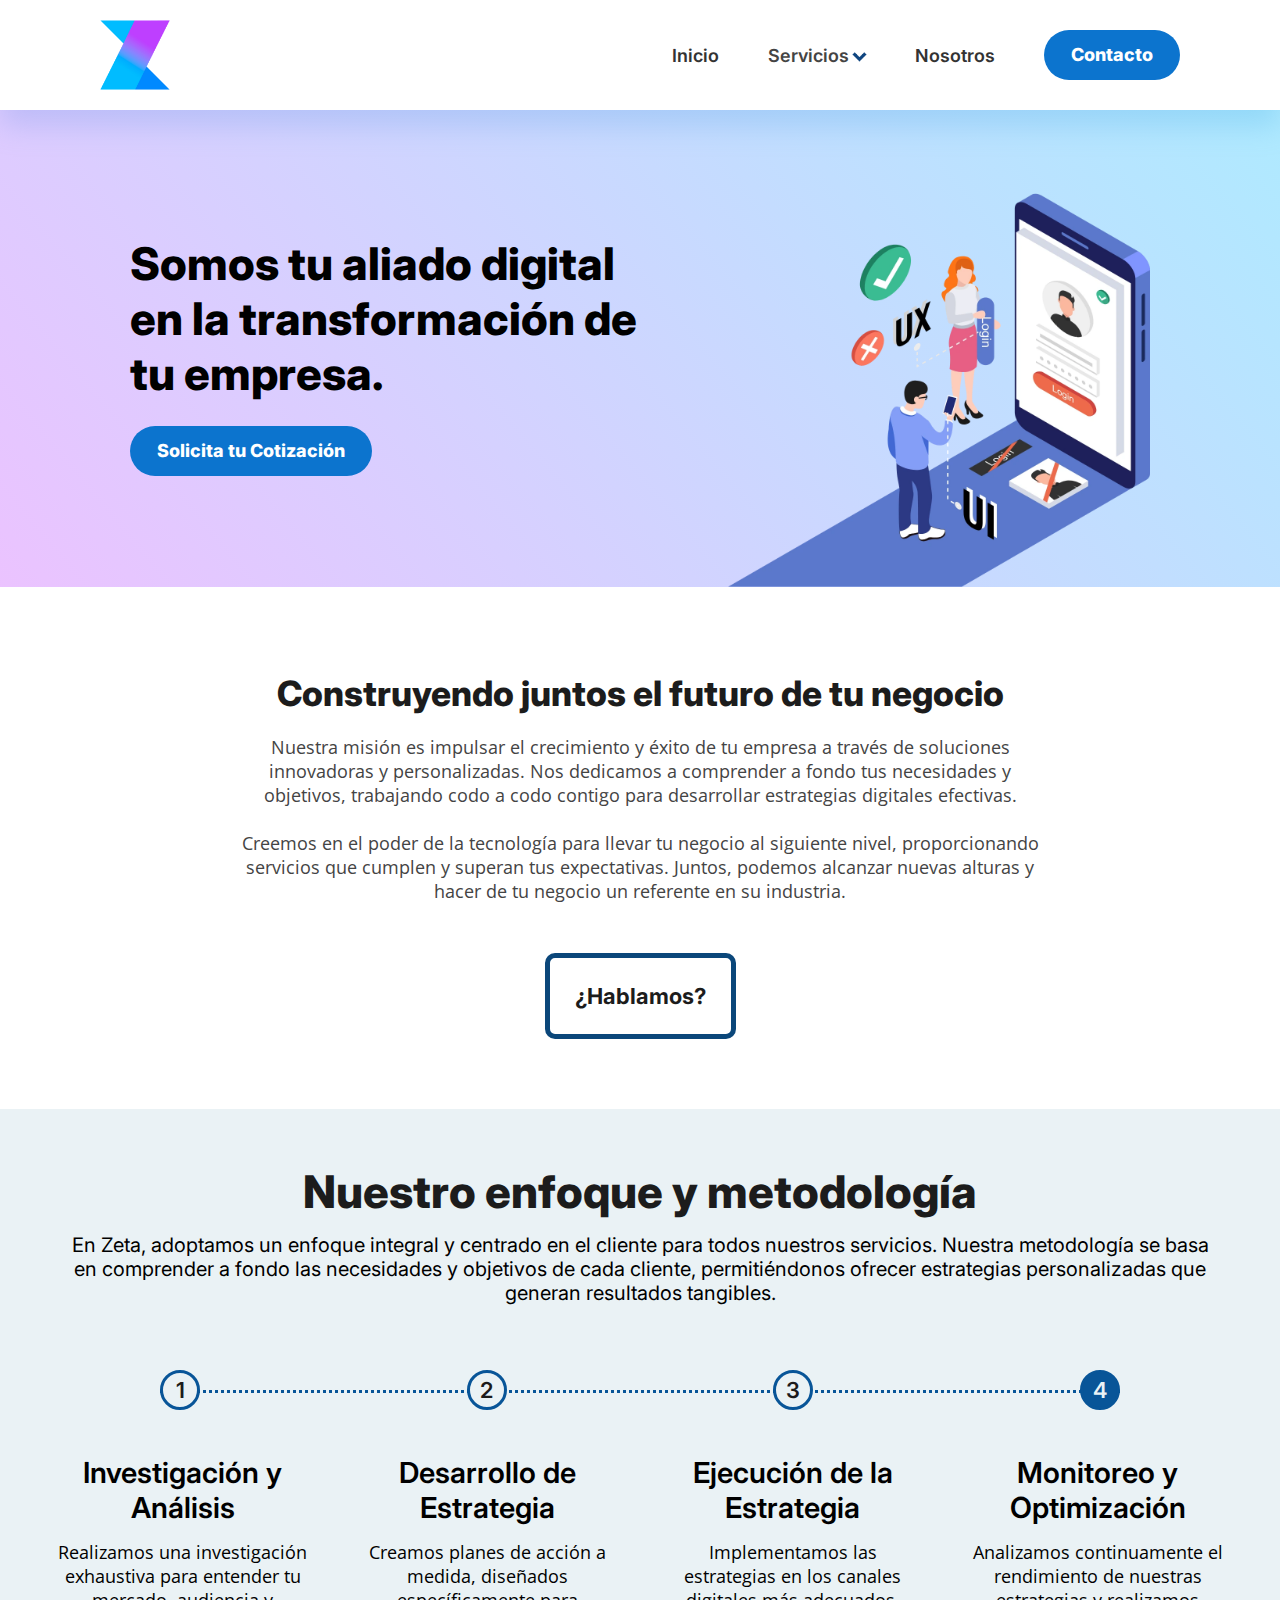
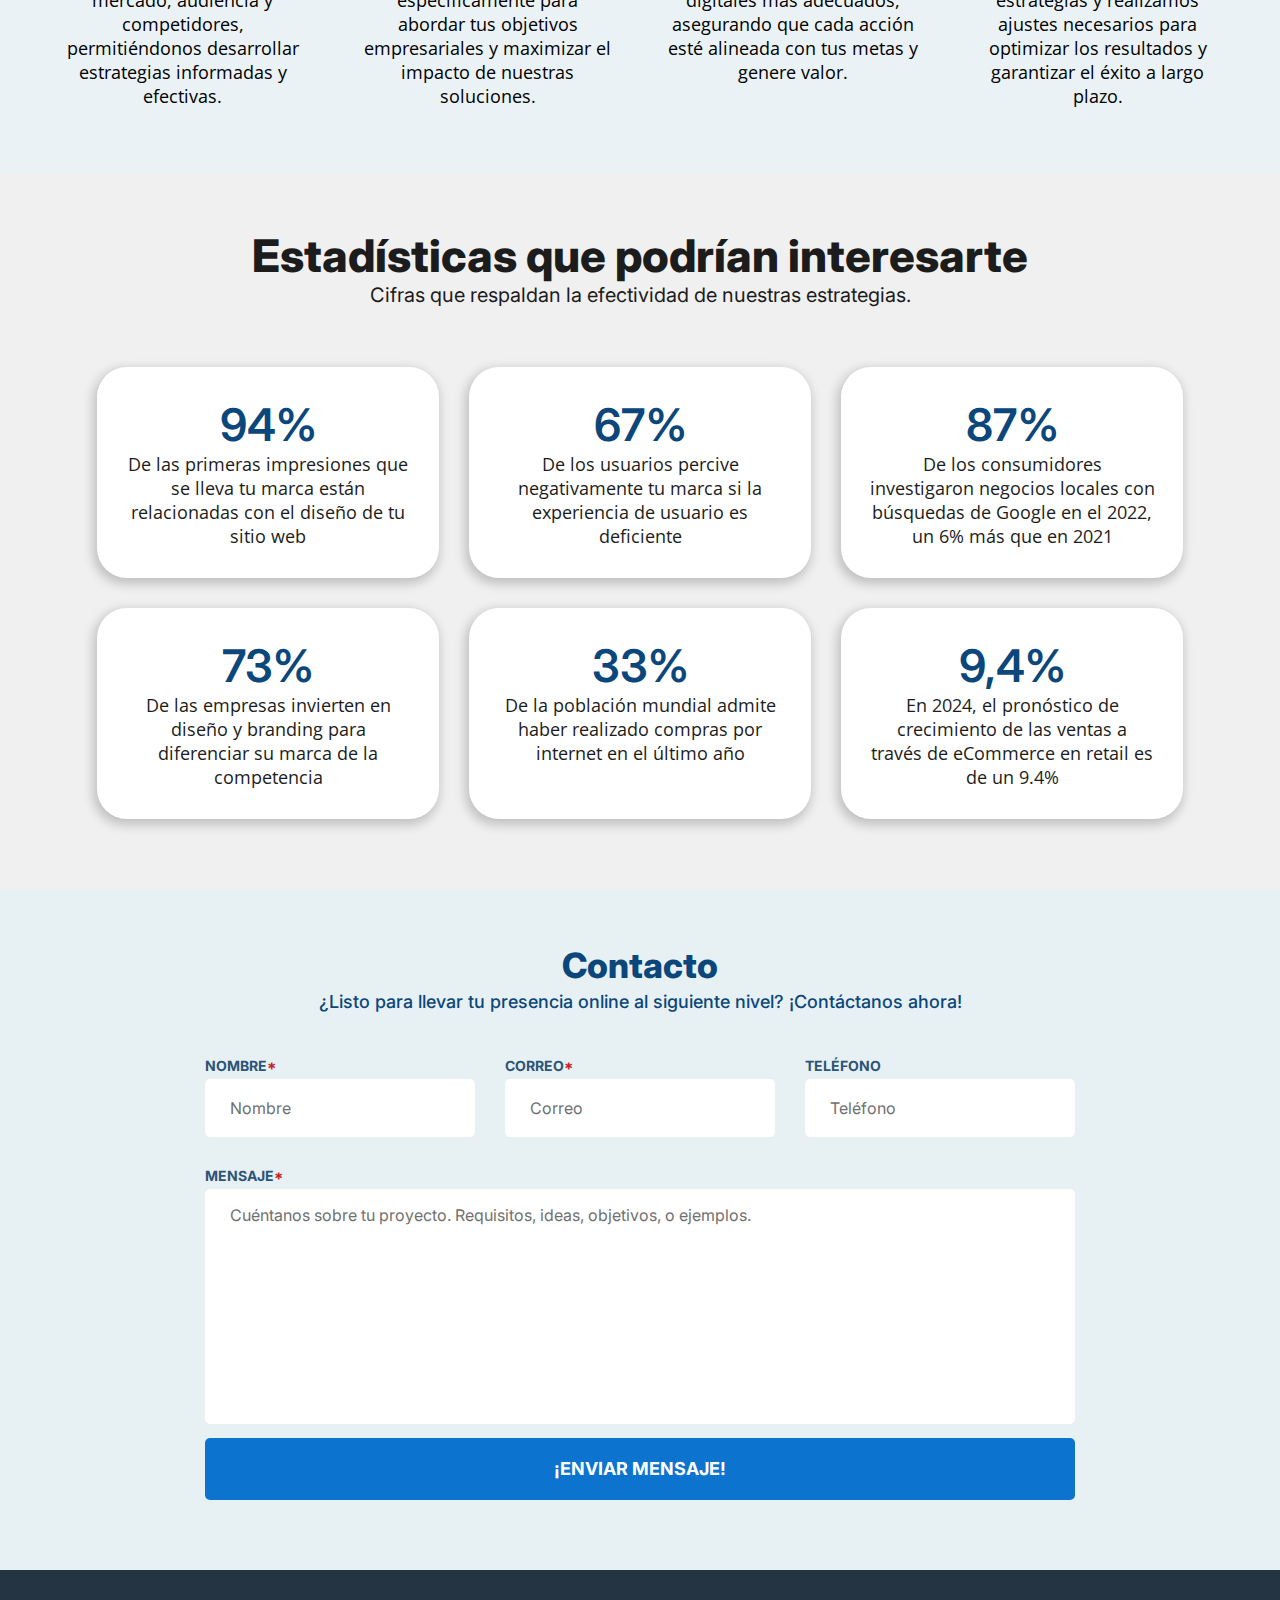
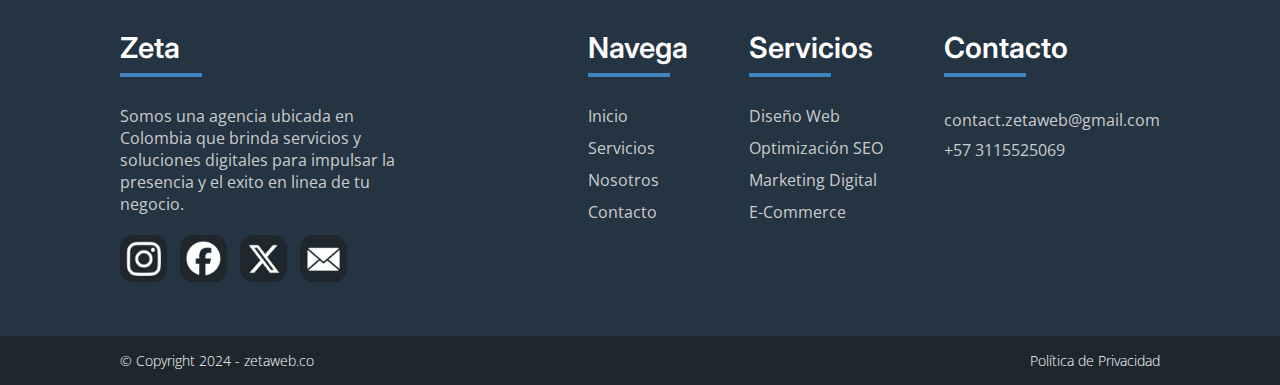
<file: nosotros.html>
<!DOCTYPE html>
<html lang="es">
<head>
    <!-- Google tag (gtag.js) -->
    <script async src="https://www.googletagmanager.com/gtag/js?id=G-KV90ZJX844"></script>
    <script>
        window.dataLayer = window.dataLayer || [];
        function gtag(){dataLayer.push(arguments);}
        gtag('js', new Date());

        gtag('config', 'G-KV90ZJX844');
    </script>
    <title>Nosotros - Agencia digital Zeta</title>
    <meta charset="UTF-8">
    <link rel="apple-touch-icon" sizes="180x180" href="apple-touch-icon.png">
    <link rel="icon" type="image/png" sizes="32x32" href="favicon-32x32.png">
    <link rel="icon" type="image/png" sizes="16x16" href="favicon-16x16.png">
    <link rel="manifest" href="site.webmanifest">
    <link rel="mask-icon" href="safari-pinned-tab.svg" color="#5bbad5">
    <link rel="stylesheet" type="text/css" href="styles.css" media="all">
    <link rel="preconnect" href="https://fonts.googleapis.com">
    <link rel="preconnect" href="https://fonts.gstatic.com" crossorigin>
    <link href="https://fonts.googleapis.com/css2?family=Inter:wght@100..900&family=Montserrat:ital,wght@0,100..900;1,100..900&family=Open+Sans:ital,wght@0,300..800;1,300..800&display=swap" rel="stylesheet">
    <meta name="msapplication-TileColor" content="#000000">
    <meta name="theme-color" content="#000000">
    <meta name="keywords" content="agencia, diseño web, SEO, marketing digital, comercio electrónico, nosotros">
    <meta name="robots" content="index, follow">
    <meta name="description" content="Conoce Zeta, una agencia digital dedicada a ofrecer servicios de diseño web, SEO, marketing digital y comercio electrónico. Descubre nuestra misión y valores.">
    <meta name="viewport" content="width=device-width, initial-scale=1.0">
</head>
<body>
    <header class="inter-semi-bold box colored">
        <a href="index.html" style="height: 70px;"><img src="img/logo.webp" alt="Logo de Zeta" class="header-img"></a>
        <nav class="main-nav">
            <ul class="sidebar">
                <li class="nav-side-close" onclick="hideSideBar()">
                    <svg xmlns="http://www.w3.org/2000/svg" width="64" height="64" fill="none" viewBox="0 0 64 64">
                    <path fill="#B8B8B8" fill-rule="evenodd" d="M46 2H18C9.163 2 2 9.163 2 18v28c0 8.837 7.163 16 16 16h28c8.837 0 16-7.163 16-16V18c0-8.837-7.163-16-16-16ZM18 0C8.059 0 0 8.059 0 18v28c0 9.941 8.059 18 18 18h28c9.941 0 18-8.059 18-18V18c0-9.941-8.059-18-18-18H18Z" clip-rule="evenodd"/>
                    <path fill="#444" d="m21.243 17 25.456 25.456-4.243 4.242L17 21.243z"/>
                    <path fill="#444" d="M17 42.456 42.456 17l4.242 4.243-25.455 25.456z"/>
                    </svg>
                </li>
                <li class="main-nav-item"><a href="index.html" class="nav-link">Inicio</a></li>
                <li class="main-nav-item"><span class="nav-link" onclick="toggleDropdown()">Servicios</span><img src="img/dropdown.webp" alt=""></li>
                <li class="dropdown-sidebar">
                    <ul>
                        <li class="main-nav-item drop-item"><a href="webdesign.html" class="nav-link">Diseño Web</a></li>
                        <li class="main-nav-item drop-item"><a href="seo.html" class="nav-link">Optimización SEO</a></li>
                        <li class="main-nav-item drop-item"><a href="marketing.html" class="nav-link">Marketing Digital</a></li>
                        <li class="main-nav-item drop-item"><a href="ecommerce.html" class="nav-link">E-Commerce</a></li>
                    </ul>
                </li>
                <li class="main-nav-item"><a href="nosotros.html" class="nav-link">Nosotros</a></li>
                <li class="main-nav-item"><a href="#contact" class="nav-link">Contacto</a></li>
            </ul>
            <ul class="main-nav-container">
                <li class="main-nav-item hide-on-mobile"><a href="index.html" class="nav-link">Inicio</a></li>
                <li class="main-nav-item hide-on-mobile" id="dropdown">
                    <span class="nav-link" style="border-bottom: none;">Servicios</span><img src="img/dropdown.webp" alt="">
                    <div class="dropdown-menu">
                        <ul>
                            <li><a href="webdesign.html">Diseño Web</a></li>
                            <li><a href="seo.html">Optimización SEO</a></li>
                            <li><a href="marketing.html">Marketing Digital</a></li>
                            <li><a href="ecommerce.html">E-Commerce</a></li>
                        </ul>
                    </div>
                </li>
                <li class="main-nav-item hide-on-mobile"><a href="nosotros.html" class="nav-link">Nosotros</a></li>
                <li class="main-nav-item hide-on-mobile"><a href="#contact" class="nav-cta">Contacto</a></li>
                <li class="main-nav-item menu-button" onclick="showSideBar()">
                    <svg xmlns="http://www.w3.org/2000/svg" width="64" height="64" fill="none" viewBox="0 0 64 64">
                    <path fill="#fff" d="M0 18C0 8.059 8.059 0 18 0h28c9.941 0 18 8.059 18 18v28c0 9.941-8.059 18-18 18H18C8.059 64 0 55.941 0 46V18Z"/>
                    <path fill="#B8B8B8" fill-rule="evenodd" d="M46 2H18C9.163 2 2 9.163 2 18v28c0 8.837 7.163 16 16 16h28c8.837 0 16-7.163 16-16V18c0-8.837-7.163-16-16-16ZM18 0C8.059 0 0 8.059 0 18v28c0 9.941 8.059 18 18 18h28c9.941 0 18-8.059 18-18V18c0-9.941-8.059-18-18-18H18Z" clip-rule="evenodd"/>
                    <path fill="#444" fill-rule="evenodd" d="M50 48H14v-6h36v6Zm0-12H14v-6h36v6Zm0-12H14v-6h36v6Z" clip-rule="evenodd"/>
                    </svg>
                </li>
            </ul>
        </nav>
    </header>
    <main>
        <section class="nosotros-hero">
            <div class="nosotros-hero-text">
                <h1 class="inter-extra-bold" style="margin-bottom: 40px;">Somos tu aliado digital en la transformación de tu empresa.</h1>
                <a href="#contact" class="nav-cta inter-extra-bold">Solicita tu Cotización</a>
            </div>
            <img src="img/nosostroshero.webp" alt="Hero Image" class="hero-img">
        </section>
        <section class="nosotros-aboutus">
            <img src="img/nosotros1.webp" alt="About Us Image">
            <div class="aboutustxt">
                <h2 class="inter-extra-bold">Construyendo juntos el futuro de tu negocio</h2>
                <p>Nuestra misión es impulsar el crecimiento y éxito de tu empresa a través de soluciones innovadoras y personalizadas. Nos dedicamos a comprender a fondo tus necesidades y objetivos, trabajando codo a codo contigo para desarrollar estrategias digitales efectivas. <br><br> Creemos en el poder de la tecnología para llevar tu negocio al siguiente nivel, proporcionando servicios que cumplen y superan tus expectativas. Juntos, podemos alcanzar nuevas alturas y hacer de tu negocio un referente en su industria.</p>
                <a href="#contact">¿Hablamos?</a>
            </div>
        </section>
        <section class="proceso">
            <h2 class="inter-extra-bold" >Nuestro enfoque y metodología</h2>
            <p class="inter-regular">En Zeta, adoptamos un enfoque integral y centrado en el cliente para todos nuestros servicios. Nuestra metodología se basa en comprender a fondo las necesidades y objetivos de cada cliente, permitiéndonos ofrecer estrategias personalizadas que generan resultados tangibles.</p>
            <div class="line-container">
                <div class="circle inter-semi-bold">1</div>
                <div class="circle inter-semi-bold">2</div>
                <div class="circle inter-semi-bold">3</div>
                <div class="circle last-circle inter-semi-bold">4</div>
            </div>
            <div class="gridcontainer-nosotros fourgrid-nosotros">
                <div>
                    <h3 class="inter-semi-bold"><span class="display-mobile">1 </span>Investigación y Análisis</h3>
                    <p>Realizamos una investigación exhaustiva para entender tu mercado, audiencia y competidores, permitiéndonos desarrollar estrategias informadas y efectivas.</p>
                </div>
                <div>
                    <h3 class="inter-semi-bold"><span class="display-mobile">2 </span>Desarrollo de Estrategia</h3>
                    <p>Creamos planes de acción a medida, diseñados específicamente para abordar tus objetivos empresariales y maximizar el impacto de nuestras soluciones.</p>
                </div>
                <div>
                    <h3 class="inter-semi-bold"><span class="display-mobile">3 </span>Ejecución de la Estrategia</h3>
                    <p>Implementamos las estrategias en los canales digitales más adecuados, asegurando que cada acción esté alineada con tus metas y genere valor.</p>
                </div>
                <div>
                    <h3 class="inter-semi-bold"><span class="display-mobile">4 </span>Monitoreo y Optimización</h3>
                    <p>Analizamos continuamente el rendimiento de nuestras estrategias y realizamos ajustes necesarios para optimizar los resultados y garantizar el éxito a largo plazo.</p>
                </div>
            </div>
        </section>
        <section class="beneficios">
            <h2 class="inter-extra-bold">Estadísticas que podrían interesarte</h2>
            <p class="inter-regular" style="font-size: 20px; color: #1c1c1c; margin-left: auto; margin-right: auto; text-align: center; margin-bottom: 45px;">Cifras que respaldan la efectividad de nuestras estrategias.</p>
            <div class="statscontainer">
                <div>
                    <h3 class="inter-semi-bold">94%</h3>
                    <p>De las primeras impresiones que se lleva tu  marca están relacionadas con el diseño de tu sitio web</p>
                </div>
                <div>
                    <h3 class="inter-semi-bold">67%</h3>
                    <p>De los usuarios percive negativamente tu marca si la experiencia de usuario es deficiente</p>
                </div>
                <div>
                    <h3 class="inter-semi-bold">87%</h3>
                    <p>De los consumidores investigaron negocios locales con búsquedas de Google en el 2022, un 6% más que en 2021</p>
                </div>
                <div>
                    <h3 class="inter-semi-bold">73%</h3>
                    <p>De las empresas invierten en diseño y branding para diferenciar su marca de la competencia</p>
                </div>
                <div>
                    <h3 class="inter-semi-bold">33%</h3>
                    <p>De la población mundial admite haber realizado compras por internet en el último año</p>
                </div>
                <div>
                    <h3 class="inter-semi-bold">9,4%</h3>
                    <p>En 2024, el pronóstico de crecimiento de las ventas a través de eCommerce en retail es de un 9.4%</p>
                </div>
            </div>
        </section>
    </main>
    <section class="contact-container" id="contact">
        <form action="https://api.web3forms.com/submit" method="POST" class="contact-form">
            <h2 class="inter-extra-bold services-title">Contacto</h2>
            <p class="inter-regular contact-sub">¿Listo para llevar tu presencia online al siguiente nivel? ¡Contáctanos ahora!</p>
            <input type="hidden" name="access_key" value="44432a92-8102-4726-a042-c7780539a7f8">
            <div class="contact-top">
                <div class="contact-input-container">
                    <p>NOMBRE<span class="required_red">*</span></p>
                    <input type="text" name="name" placeholder="Nombre" class="contact-inputs" required>
                </div>
                <div class="contact-input-container">
                   <p>CORREO<span class="required_red">*</span></p>
                    <input type="email" name="email" placeholder="Correo" class="contact-inputs" required> 
                </div>
                <div class="contact-input-container">
                    <p>TELÉFONO</p>
                    <input type="tel" name="telephone" placeholder="Teléfono" class="contact-inputs">
                </div>
            </div>
            <div class="contact-message-container">
                <p>MENSAJE<span class="required_red">*</span></p>
                <textarea name="message" placeholder="Cuéntanos sobre tu proyecto. Requisitos, ideas, objetivos, o ejemplos." class="contact-inputs" required></textarea>
            </div>
            <button type="submit" class="forum-button">¡ENVIAR MENSAJE!</button>
        </form>
    </section>
    <footer>
        <div class="main-footer">
            <div class="footer-about">
                <p class="footer-title inter-semi-bold">Zeta</p>
                <p class="footer-text">Somos una agencia ubicada en Colombia que brinda servicios y soluciones digitales para impulsar la presencia y el exito en linea de tu negocio.</p>
                <div class="social">
                    <a href="https://instagram.com" target="_blank" rel="noopener noreferrer"><img src="img/instagram.webp" alt="Logo de Instagram"></a>
                    <a href="https://facebook.com" target="_blank" rel="noopener noreferrer"><img src="img/facebook.webp" alt="Logo de Facebook"></a>
                    <a href="https://x.com" target="_blank" rel="noopener noreferrer"><img src="img/x.webp" alt="Logo de X"></a>
                    <a href="mailto:contact.zetaweb@gmail.com"><img src="img/mail.webp" alt="Icono de correo"></a>
                </div>
            </div>
            <div class="footer-nav">
                <div>
                    <p class="footer-title inter-semi-bold">Navega</p>
                    <a href="index.html">Inicio</a>
                    <a href="index.html#servicios">Servicios</a>
                    <a href="nosotros.html">Nosotros</a>
                    <a href="#contact">Contacto</a>
                </div>
                <div>
                    <p class="footer-title inter-semi-bold">Servicios</p>
                    <a href="webdesign.html">Diseño Web</a>
                    <a href="seo.html">Optimización SEO</a>
                    <a href="marketing.html">Marketing Digital</a>
                    <a href="ecommerce.html">E-Commerce</a>
                </div>
                <div>
                    <p class="footer-title inter-semi-bold">Contacto</p>
                    <address class="footer-text">
                        <a href="mailto:contact.zetaweb@gmail.com">contact.zetaweb@gmail.com</a> <br>
                        <a href="tel:+573115525069">+57 3115525069</a>
                    </address>
                </div>
            </div>
        </div>
        <div class="copyright">
            <p>© Copyright 2024 - zetaweb.co</p>
            <a href="politicas.html"><p style="text-align: right; margin-left: 15px;">Política de Privacidad</p></a>
        </div>
    </footer>
    <script src="app.js"></script>
</body>
</html>
</file>
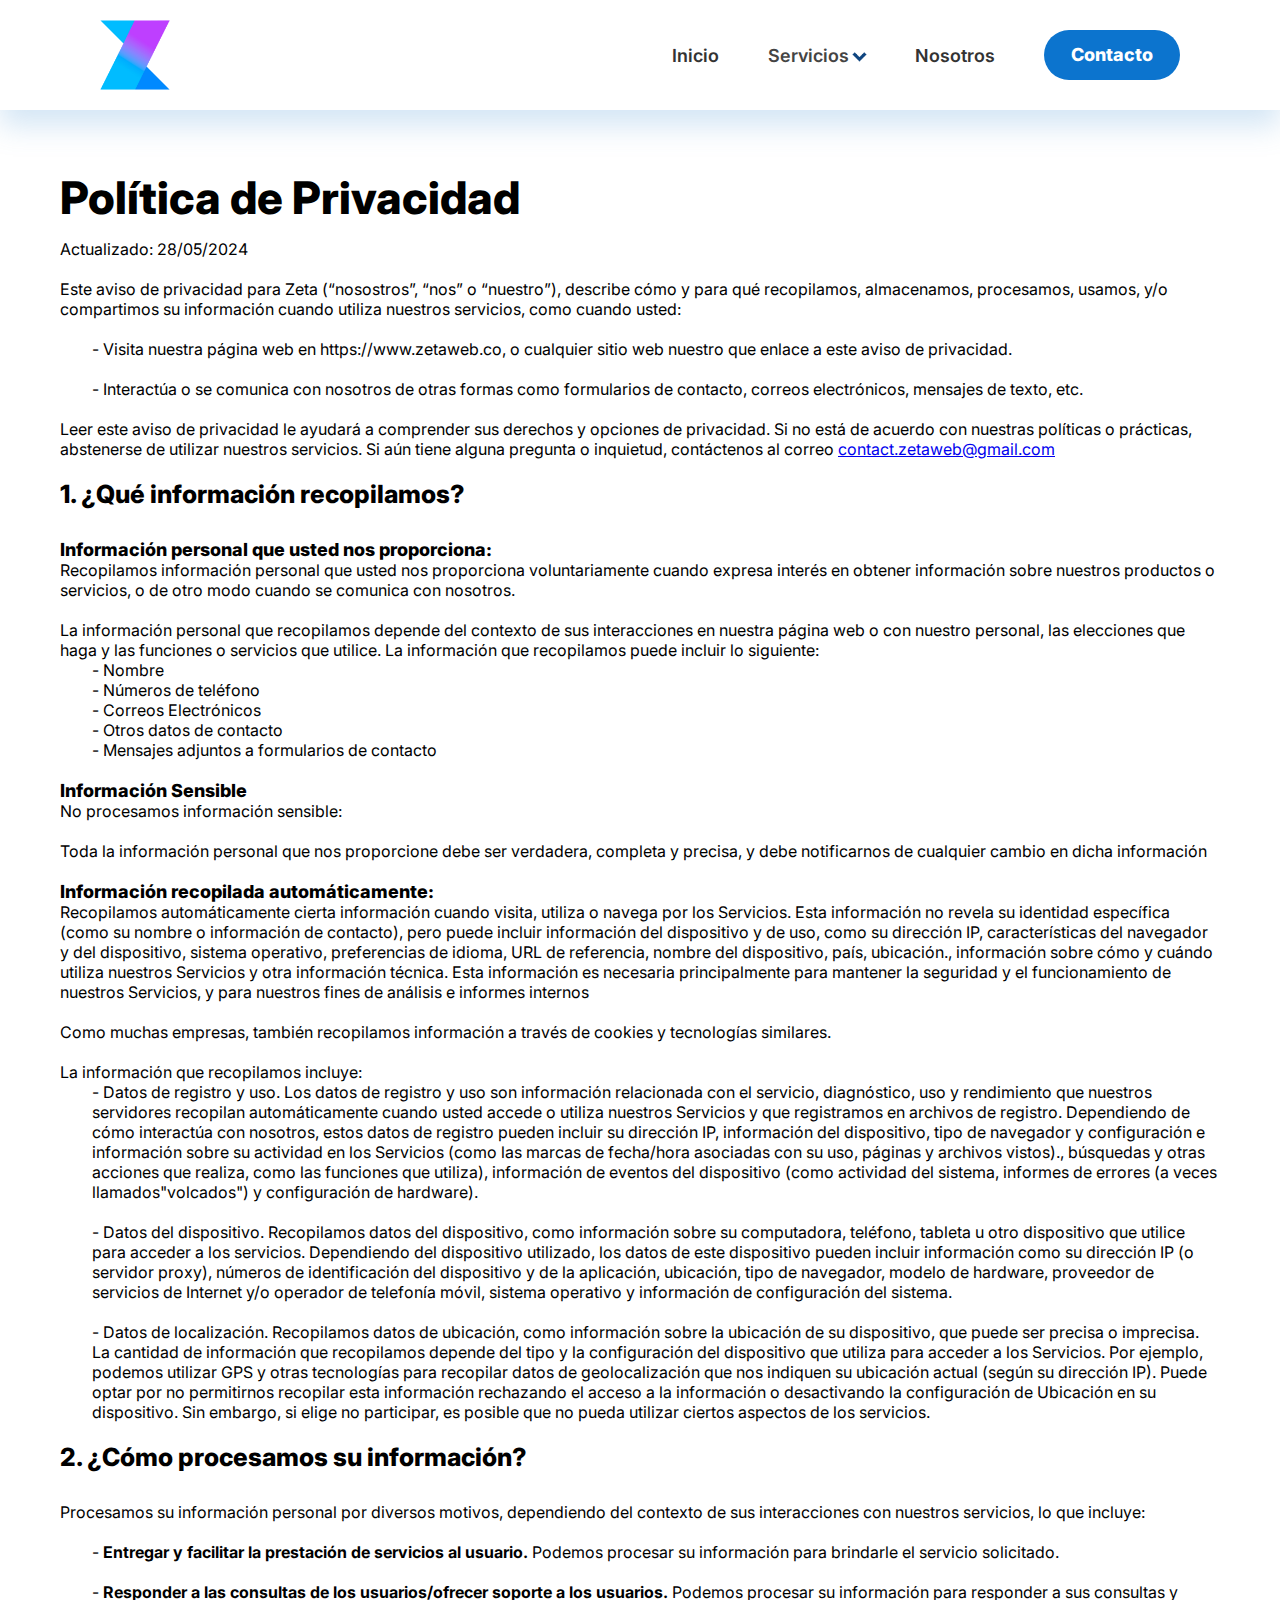
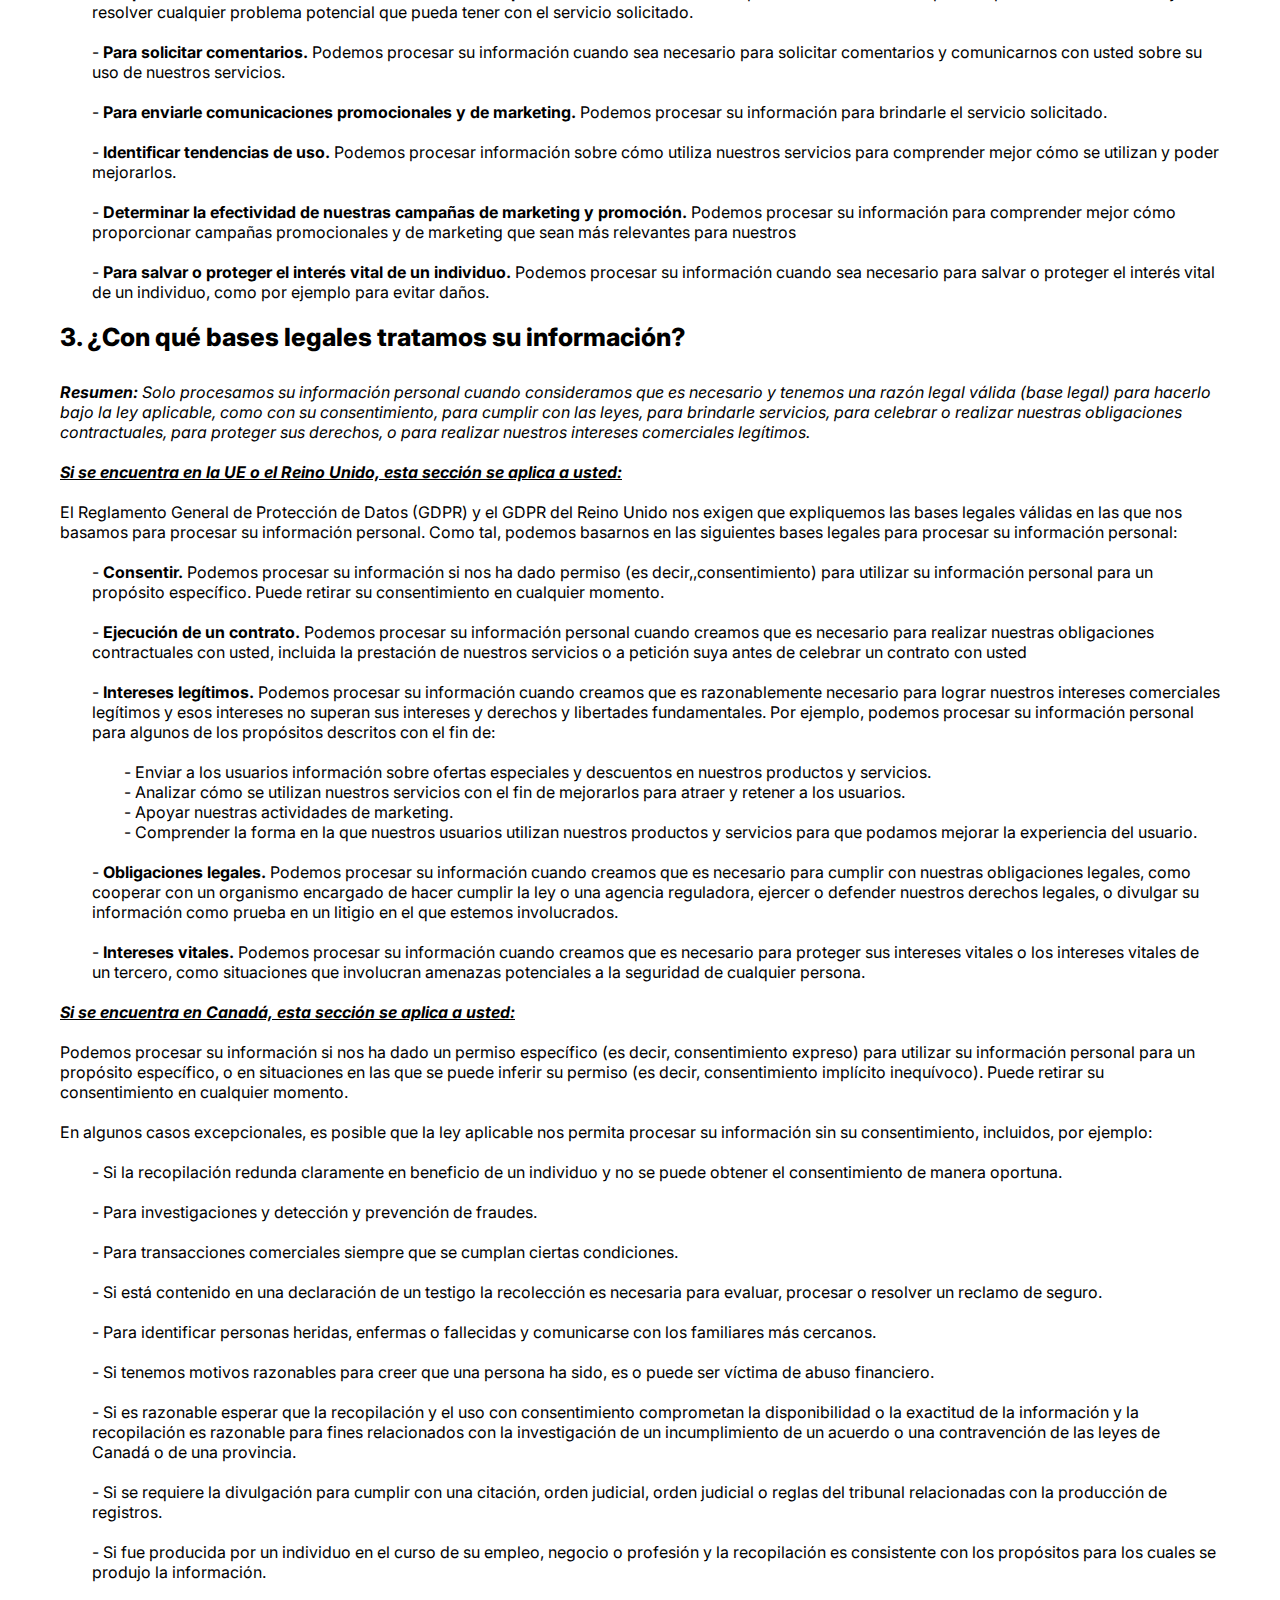
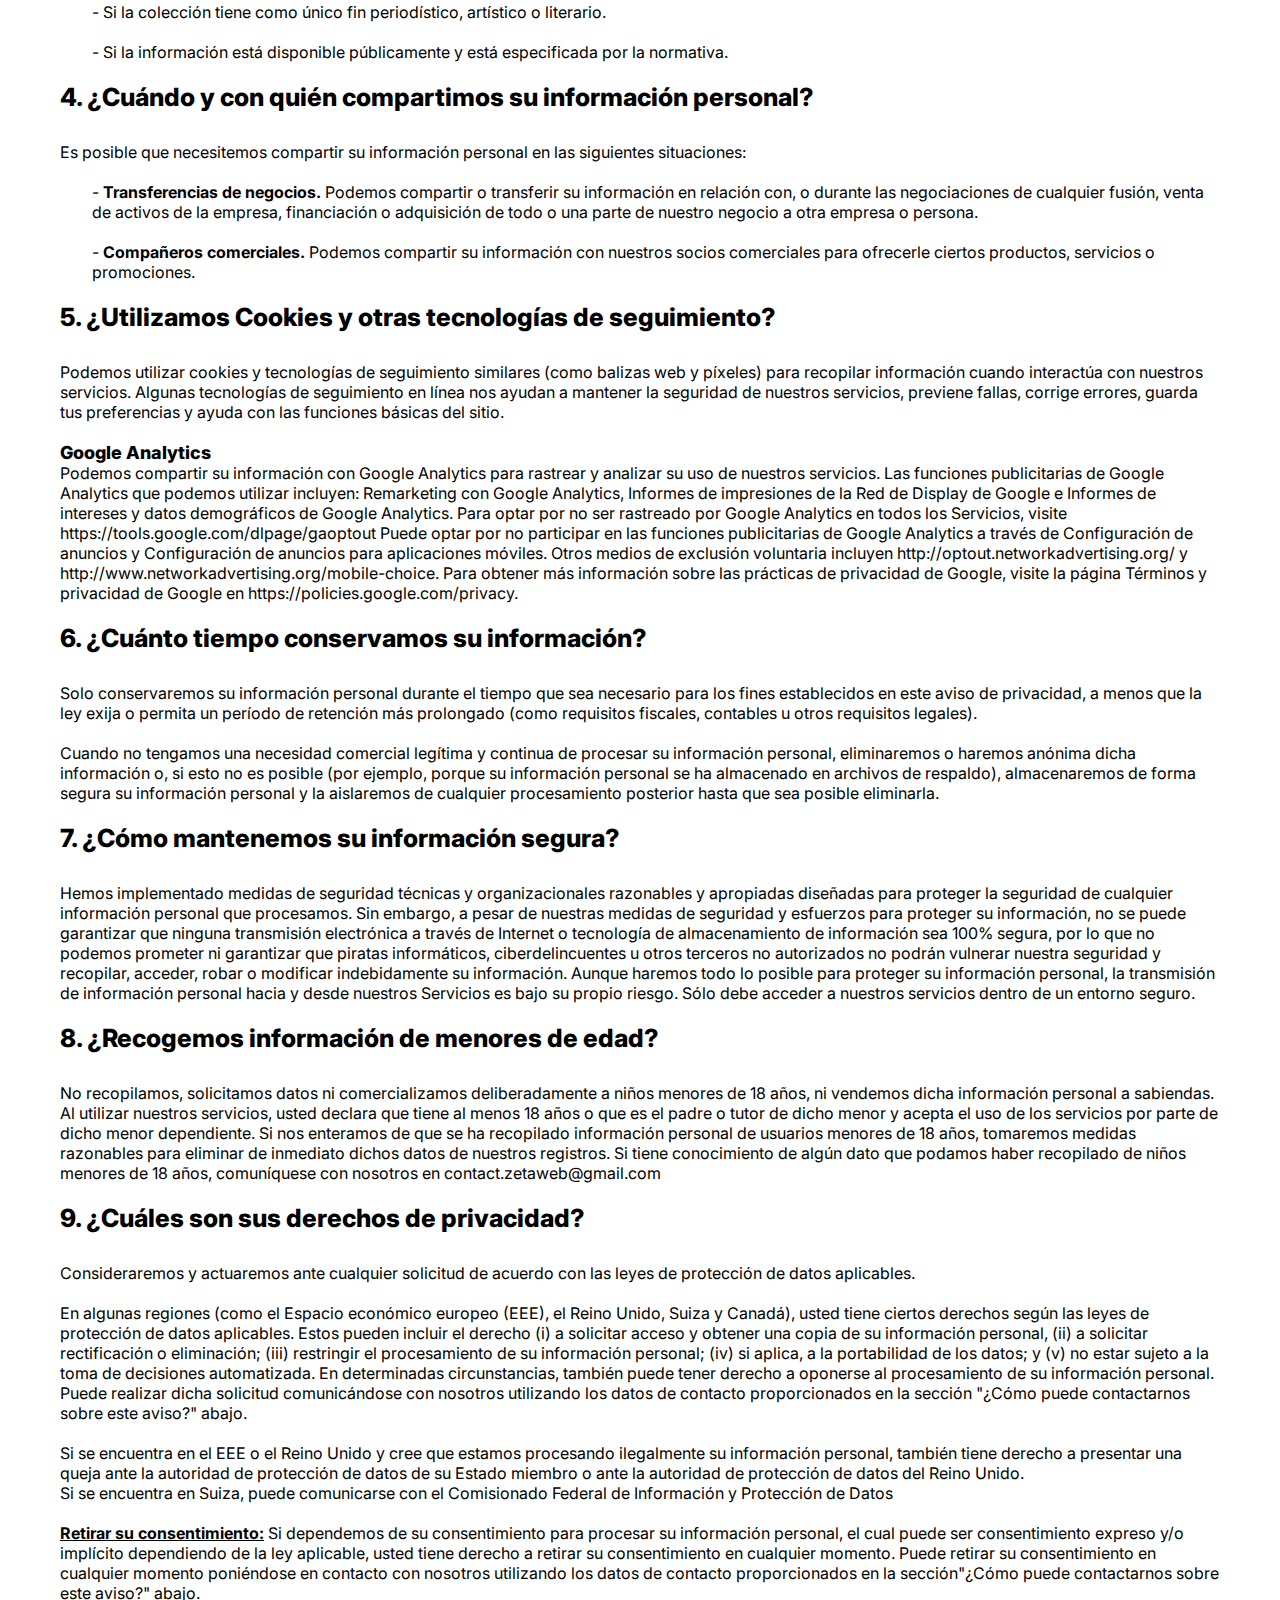
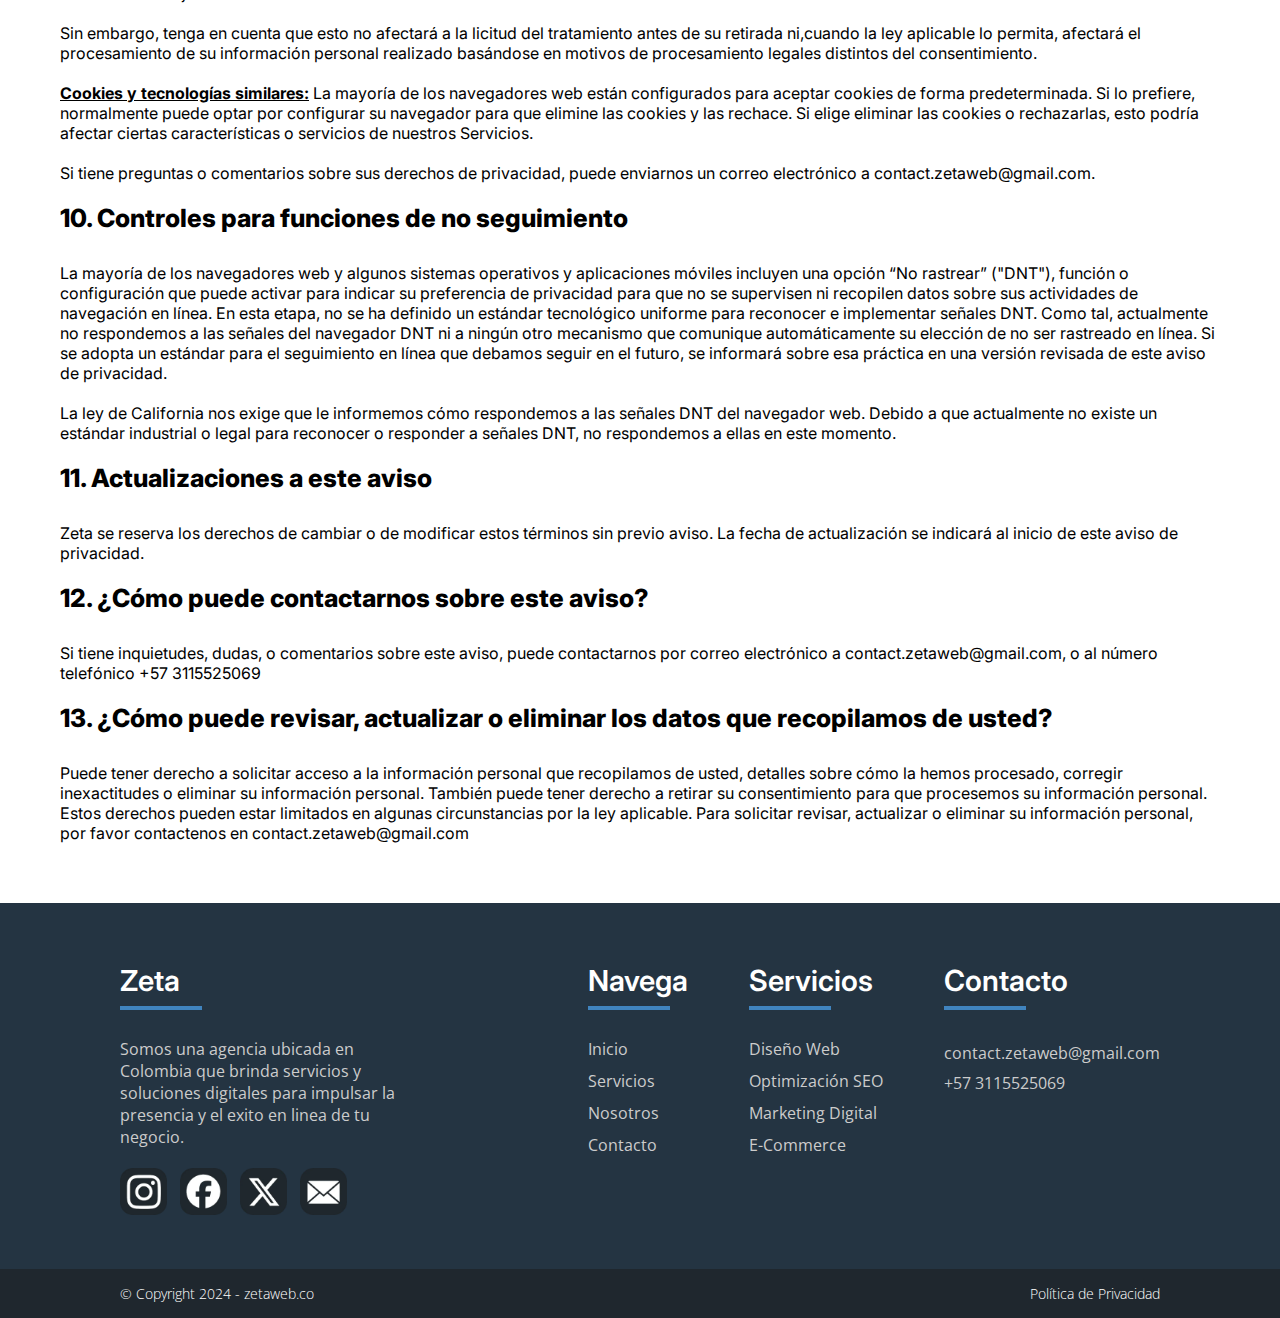
<file: politicas.html>
<!DOCTYPE html>
<html lang="es">
<head>
    <!-- Google tag (gtag.js) -->
    <script async src="https://www.googletagmanager.com/gtag/js?id=G-KV90ZJX844"></script>
    <script>
        window.dataLayer = window.dataLayer || [];
        function gtag(){dataLayer.push(arguments);}
        gtag('js', new Date());

        gtag('config', 'G-KV90ZJX844');
    </script>
    <title>Política de Privacidad</title>
    <meta charset="UTF-8">
    <link rel="apple-touch-icon" sizes="180x180" href="apple-touch-icon.png">
    <link rel="icon" type="image/png" sizes="32x32" href="favicon-32x32.png">
    <link rel="icon" type="image/png" sizes="16x16" href="favicon-16x16.png">
    <link rel="manifest" href="site.webmanifest">
    <link rel="mask-icon" href="safari-pinned-tab.svg" color="#5bbad5">
    <link rel="stylesheet" type="text/css" href="styles.css" media="all">
    <link rel="preconnect" href="https://fonts.googleapis.com">
    <link rel="preconnect" href="https://fonts.gstatic.com" crossorigin>
    <link href="https://fonts.googleapis.com/css2?family=Inter:wght@100..900&family=Montserrat:ital,wght@0,100..900;1,100..900&family=Open+Sans:ital,wght@0,300..800;1,300..800&display=swap" rel="stylesheet">
    <meta name="msapplication-TileColor" content="#000000">
    <meta name="theme-color" content="#000000">
    <meta name="keywords" content="política, privacidad, términos, tratamiento, datos">
    <meta name="robots" content="index, follow">
    <meta name="description" content="Conoce nuestra política de privacidad para entender cómo recopilamos, procesamos y protegemos tu información.">
    <meta name="viewport" content="width=device-width, initial-scale=1.0">
</head>
<body>
    <header class="inter-semi-bold box colored">
        <a href="index.html" style="height: 70px;"><img src="img/logo.webp" alt="Logo de Zeta" class="header-img"></a>
        <nav class="main-nav">
            <ul class="sidebar">
                <li class="nav-side-close" onclick="hideSideBar()">
                    <svg xmlns="http://www.w3.org/2000/svg" width="64" height="64" fill="none" viewBox="0 0 64 64">
                    <path fill="#B8B8B8" fill-rule="evenodd" d="M46 2H18C9.163 2 2 9.163 2 18v28c0 8.837 7.163 16 16 16h28c8.837 0 16-7.163 16-16V18c0-8.837-7.163-16-16-16ZM18 0C8.059 0 0 8.059 0 18v28c0 9.941 8.059 18 18 18h28c9.941 0 18-8.059 18-18V18c0-9.941-8.059-18-18-18H18Z" clip-rule="evenodd"/>
                    <path fill="#444" d="m21.243 17 25.456 25.456-4.243 4.242L17 21.243z"/>
                    <path fill="#444" d="M17 42.456 42.456 17l4.242 4.243-25.455 25.456z"/>
                    </svg>
                </li>
                <li class="main-nav-item"><a href="index.html" class="nav-link">Inicio</a></li>
                <li class="main-nav-item"><span class="nav-link" onclick="toggleDropdown()">Servicios</span><img src="img/dropdown.webp" alt=""></li>
                <li class="dropdown-sidebar">
                    <ul>
                        <li class="main-nav-item drop-item"><a href="webdesign.html" class="nav-link">Diseño Web</a></li>
                        <li class="main-nav-item drop-item"><a href="seo.html" class="nav-link">Optimización SEO</a></li>
                        <li class="main-nav-item drop-item"><a href="marketing.html" class="nav-link">Marketing Digital</a></li>
                        <li class="main-nav-item drop-item"><a href="ecommerce.html" class="nav-link">E-Commerce</a></li>
                    </ul>
                </li>
                <li class="main-nav-item"><a href="nosotros.html" class="nav-link">Nosotros</a></li>
                <li class="main-nav-item"><a href="#contact" class="nav-link">Contacto</a></li>
            </ul>
            <ul class="main-nav-container">
                <li class="main-nav-item hide-on-mobile"><a href="index.html" class="nav-link">Inicio</a></li>
                <li class="main-nav-item hide-on-mobile" id="dropdown">
                    <span class="nav-link" style="border-bottom: none;">Servicios</span><img src="img/dropdown.webp" alt="">
                    <div class="dropdown-menu">
                        <ul>
                            <li><a href="webdesign.html">Diseño Web</a></li>
                            <li><a href="seo.html">Optimización SEO</a></li>
                            <li><a href="marketing.html">Marketing Digital</a></li>
                            <li><a href="ecommerce.html">E-Commerce</a></li>
                        </ul>
                    </div>
                </li>
                <li class="main-nav-item hide-on-mobile"><a href="nosotros.html" class="nav-link">Nosotros</a></li>
                <li class="main-nav-item hide-on-mobile"><a href="#contact" class="nav-cta">Contacto</a></li>
                <li class="main-nav-item menu-button" onclick="showSideBar()">
                    <svg xmlns="http://www.w3.org/2000/svg" width="64" height="64" fill="none" viewBox="0 0 64 64">
                    <path fill="#fff" d="M0 18C0 8.059 8.059 0 18 0h28c9.941 0 18 8.059 18 18v28c0 9.941-8.059 18-18 18H18C8.059 64 0 55.941 0 46V18Z"/>
                    <path fill="#B8B8B8" fill-rule="evenodd" d="M46 2H18C9.163 2 2 9.163 2 18v28c0 8.837 7.163 16 16 16h28c8.837 0 16-7.163 16-16V18c0-8.837-7.163-16-16-16ZM18 0C8.059 0 0 8.059 0 18v28c0 9.941 8.059 18 18 18h28c9.941 0 18-8.059 18-18V18c0-9.941-8.059-18-18-18H18Z" clip-rule="evenodd"/>
                    <path fill="#444" fill-rule="evenodd" d="M50 48H14v-6h36v6Zm0-12H14v-6h36v6Zm0-12H14v-6h36v6Z" clip-rule="evenodd"/>
                    </svg>
                </li>
            </ul>
        </nav>
    </header>
    <main class="politicasbody">
        <h1>Política de Privacidad</h1>
        <p>Actualizado: 28/05/2024 <br><br></p>
        <p>Este aviso de privacidad para Zeta (“nosostros”, “nos” o “nuestro”), describe cómo y para qué recopilamos, almacenamos, procesamos, usamos, y/o compartimos su información cuando utiliza nuestros servicios, como cuando usted: <br><br></p>
        <p style="text-indent: 2em;">- Visita nuestra página web en https://www.zetaweb.co, o cualquier sitio web nuestro que enlace a este aviso de privacidad. <br><br></p>
        <p style="text-indent: 2em;">- Interactúa o se comunica con nosotros de otras formas como formularios de contacto, correos electrónicos, mensajes de texto, etc. <br><br></p>
        <p>Leer este aviso de privacidad le ayudará a comprender sus derechos y opciones de privacidad. Si no está de acuerdo con nuestras políticas o prácticas, abstenerse de utilizar nuestros servicios. Si aún tiene alguna pregunta o inquietud, contáctenos al correo <a href="mailto:contact.zetaweb@gmail.com">contact.zetaweb@gmail.com</a><br><br></p>
        <h2>1. ¿Qué información recopilamos?<br><br></h2>
        <h3>Información personal que usted nos proporciona: </h3>
        <p>Recopilamos información personal que usted nos proporciona voluntariamente cuando expresa interés en obtener información sobre nuestros productos o servicios, o de otro modo cuando se comunica con nosotros. <br><br>La información personal que recopilamos depende del contexto de sus interacciones en nuestra página web o con nuestro personal, las elecciones que haga y las funciones o servicios que utilice. La información que recopilamos puede incluir lo siguiente:</p>
        <p style="padding-left: 2em;">- Nombre</p>
        <p style="padding-left: 2em;">- Números de teléfono</p>
        <p style="padding-left: 2em;">- Correos Electrónicos</p>
        <p style="padding-left: 2em;">- Otros datos de contacto</p>
        <p style="padding-left: 2em;">- Mensajes adjuntos a formularios de contacto <br><br></p>
        <h3>Información Sensible</h3>
        <p>No procesamos información sensible: <br><br></p>
        <p>Toda la información personal que nos proporcione debe ser verdadera, completa y precisa, y debe notificarnos de cualquier cambio en dicha información <br><br></p>
        <h3>Información recopilada automáticamente:</h3>
        <p>Recopilamos automáticamente cierta información cuando visita, utiliza o navega por los Servicios. Esta información no revela su identidad específica (como su nombre o información de contacto), pero puede incluir información del dispositivo y de uso, como su dirección IP, características del navegador y del dispositivo, sistema operativo, preferencias de idioma, URL de referencia, nombre del dispositivo, país, ubicación., información sobre cómo y cuándo utiliza nuestros Servicios y otra información técnica. Esta información es necesaria principalmente para mantener la seguridad y el funcionamiento de nuestros Servicios, y para nuestros fines de análisis e informes internos <br><br> Como muchas empresas, también recopilamos información a través de cookies y tecnologías similares. <br><br>La información que recopilamos incluye:</p>
        <p style="padding-left: 2em;">- Datos de registro y uso. Los datos de registro y uso son información relacionada con el servicio, diagnóstico, uso y rendimiento que nuestros servidores recopilan automáticamente cuando usted accede o utiliza nuestros Servicios y que registramos en archivos de registro. Dependiendo de cómo interactúa con nosotros, estos datos de registro pueden incluir su dirección IP, información del dispositivo, tipo de navegador y configuración e información sobre su actividad en los Servicios (como las marcas de fecha/hora asociadas con su uso, páginas y archivos vistos)., búsquedas y otras acciones que realiza, como las funciones que utiliza), información de eventos del dispositivo (como actividad del sistema, informes de errores (a veces llamados"volcados") y configuración de hardware). <br><br></p>
        <p style="padding-left: 2em;">- Datos del dispositivo. Recopilamos datos del dispositivo, como información sobre su computadora, teléfono, tableta u otro dispositivo que utilice para acceder a los servicios. Dependiendo del dispositivo utilizado, los datos de este dispositivo pueden incluir información como su dirección IP (o servidor proxy), números de identificación del dispositivo y de la aplicación, ubicación, tipo de navegador, modelo de hardware, proveedor de servicios de Internet y/o operador de telefonía móvil, sistema operativo y información de configuración del sistema. <br><br></p>
        <p style="padding-left: 2em;">- Datos de localización. Recopilamos datos de ubicación, como información sobre la ubicación de su dispositivo, que puede ser precisa o imprecisa. La cantidad de información que recopilamos depende del tipo y la configuración del dispositivo que utiliza para acceder a los Servicios. Por ejemplo, podemos utilizar GPS y otras tecnologías para recopilar datos de geolocalización que nos indiquen su ubicación actual (según su dirección IP). Puede optar por no permitirnos recopilar esta información rechazando el acceso a la información o desactivando la configuración de Ubicación en su dispositivo. Sin embargo, si elige no participar, es posible que no pueda utilizar ciertos aspectos de los servicios. <br><br></p>
        <h2>2. ¿Cómo procesamos su información? <br><br></h2>
        <p>Procesamos su información personal por diversos motivos, dependiendo del contexto de sus interacciones con nuestros servicios, lo que incluye: <br><br></p>
        <p style="padding-left: 2em;">- <b>Entregar y facilitar la prestación de servicios al usuario.</b> Podemos procesar su información para brindarle el servicio solicitado. <br><br></p>
        <p style="padding-left: 2em;">- <b>Responder a las consultas de los usuarios/ofrecer soporte a los usuarios.</b> Podemos procesar su información para responder a sus consultas y resolver cualquier problema potencial que pueda tener con el servicio solicitado. <br><br></p>
        <p style="padding-left: 2em;">- <b>Para solicitar comentarios.</b> Podemos procesar su información cuando sea necesario para solicitar comentarios y comunicarnos con usted sobre su uso de nuestros servicios. <br><br></p>
        <p style="padding-left: 2em;">- <b>Para enviarle comunicaciones promocionales y de marketing.</b> Podemos procesar su información para brindarle el servicio solicitado. <br><br></p>
        <p style="padding-left: 2em;">- <b>Identificar tendencias de uso.</b> Podemos procesar información sobre cómo utiliza nuestros servicios para comprender mejor cómo se utilizan y poder mejorarlos. <br><br></p>
        <p style="padding-left: 2em;">- <b>Determinar la efectividad de nuestras campañas de marketing y promoción.</b> Podemos procesar su información para comprender mejor cómo proporcionar campañas promocionales y de marketing que sean más relevantes para nuestros <br><br></p>
        <p style="padding-left: 2em;">- <b>Para salvar o proteger el interés vital de un individuo.</b> Podemos procesar su información cuando sea necesario para salvar o proteger el interés vital de un individuo, como por ejemplo para evitar daños. <br><br></p>
        <h2>3. ¿Con qué bases legales tratamos su información? <br><br></h2>
        <p><i><b>Resumen:</b> Solo procesamos su información personal cuando consideramos que es necesario y tenemos una razón legal válida (base legal) para hacerlo bajo la ley aplicable, como con su consentimiento, para cumplir con las leyes, para brindarle servicios, para celebrar o realizar nuestras obligaciones contractuales, para proteger sus derechos, o para realizar nuestros intereses comerciales legítimos.</i><br><br></p>
        <p><u><i><b>Si se encuentra en la UE o el Reino Unido, esta sección se aplica a usted:</b></i></u><br><br></p>
        <p>El Reglamento General de Protección de Datos (GDPR) y el GDPR del Reino Unido nos exigen que expliquemos las bases legales válidas en las que nos basamos para procesar su información personal. Como tal, podemos basarnos en las siguientes bases legales para procesar su información personal: <br><br></p>
        <p style="padding-left: 2em;">- <b>Consentir.</b> Podemos procesar su información si nos ha dado permiso (es decir,,consentimiento) para utilizar su información personal para un propósito específico. Puede retirar su consentimiento en cualquier momento. <br><br></p>
        <p style="padding-left: 2em;">- <b>Ejecución de un contrato.</b> Podemos procesar su información personal cuando creamos que es necesario para realizar nuestras obligaciones contractuales con usted, incluida la prestación de nuestros servicios o a petición suya antes de celebrar un contrato con usted <br><br></p>
        <p style="padding-left: 2em;">- <b>Intereses legítimos.</b> Podemos procesar su información cuando creamos que es razonablemente necesario para lograr nuestros intereses comerciales legítimos y esos intereses no superan sus intereses y derechos y libertades fundamentales. Por ejemplo, podemos procesar su información personal para algunos de los propósitos descritos con el fin de:<br><br></p>
        <p style="padding-left: 4em;">- Enviar a los usuarios información sobre ofertas especiales y descuentos en nuestros productos y servicios.</p>
        <p style="padding-left: 4em;">- Analizar cómo se utilizan nuestros servicios con el fin de mejorarlos para atraer y retener a los usuarios.</p>
        <p style="padding-left: 4em;">- Apoyar nuestras actividades de marketing.</p>
        <p style="padding-left: 4em;">- Comprender la forma en la que nuestros usuarios utilizan nuestros productos y servicios para que podamos mejorar la experiencia del usuario. <br><br></p>
        <p style="padding-left: 2em;">- <b>Obligaciones legales.</b> Podemos procesar su información cuando creamos que es necesario para cumplir con nuestras obligaciones legales, como cooperar con un organismo encargado de hacer cumplir la ley o una agencia reguladora, ejercer o defender nuestros derechos legales, o divulgar su información como prueba en un litigio en el que estemos involucrados.<br><br></p>
        <p style="padding-left: 2em;">- <b>Intereses vitales.</b> Podemos procesar su información cuando creamos que es necesario para proteger sus intereses vitales o los intereses vitales de un tercero, como situaciones que involucran amenazas potenciales a la seguridad de cualquier persona.<br><br></p>
        <p><u><i><b>Si se encuentra en Canadá, esta sección se aplica a usted:</b></i></u><br><br></p>
        <p>Podemos procesar su información si nos ha dado un permiso específico (es decir, consentimiento expreso) para utilizar su información personal para un propósito específico, o en situaciones en las que se puede inferir su permiso (es decir, consentimiento implícito inequívoco). Puede retirar su consentimiento en cualquier momento. <br><br>En algunos casos excepcionales, es posible que la ley aplicable nos permita procesar su información sin su consentimiento, incluidos, por ejemplo: <br><br></p>
        <p style="padding-left: 2em;">- Si la recopilación redunda claramente en beneficio de un individuo y no se puede obtener el consentimiento de manera oportuna. <br><br></p>
        <p style="padding-left: 2em;">- Para investigaciones y detección y prevención de fraudes. <br><br></p>
        <p style="padding-left: 2em;">- Para transacciones comerciales siempre que se cumplan ciertas condiciones. <br><br></p>
        <p style="padding-left: 2em;">- Si está contenido en una declaración de un testigo la recolección es necesaria para evaluar, procesar o resolver un reclamo de seguro. <br><br></p>
        <p style="padding-left: 2em;">- Para identificar personas heridas, enfermas o fallecidas y comunicarse con los familiares más cercanos. <br><br></p>
        <p style="padding-left: 2em;">- Si tenemos motivos razonables para creer que una persona ha sido, es o puede ser víctima de abuso financiero. <br><br></p>
        <p style="padding-left: 2em;">- Si es razonable esperar que la recopilación y el uso con consentimiento comprometan la disponibilidad o la exactitud de la información y la recopilación es razonable para fines relacionados con la investigación de un incumplimiento de un acuerdo o una contravención de las leyes de Canadá o de una provincia. <br><br></p>
        <p style="padding-left: 2em;">- Si se requiere la divulgación para cumplir con una citación, orden judicial, orden judicial o reglas del tribunal relacionadas con la producción de registros. <br><br></p>
        <p style="padding-left: 2em;">- Si fue producida por un individuo en el curso de su empleo, negocio o profesión y la recopilación es consistente con los propósitos para los cuales se produjo la información. <br><br></p>
        <p style="padding-left: 2em;">- Si la colección tiene como único fin periodístico, artístico o literario. <br><br></p>
        <p style="padding-left: 2em;">- Si la información está disponible públicamente y está especificada por la normativa. <br><br></p>
        <h2>4. ¿Cuándo y con quién compartimos su información personal? <br><br></h2>
        <p>Es posible que necesitemos compartir su información personal en las siguientes situaciones: <br><br></p>
        <p style="padding-left: 2em;">- <b>Transferencias de negocios.</b> Podemos compartir o transferir su información  en relación con, o durante las negociaciones de cualquier fusión, venta de activos de la empresa, financiación o adquisición de todo o una parte de nuestro negocio a otra empresa o persona. <br><br></p>
        <p style="padding-left: 2em;">- <b>Compañeros comerciales.</b> Podemos compartir su información con nuestros socios comerciales para ofrecerle ciertos productos, servicios o promociones. <br><br></p>
        <h2>5. ¿Utilizamos Cookies y otras tecnologías de seguimiento?<br><br></h2>
        <p> Podemos utilizar cookies y tecnologías de seguimiento similares (como balizas web y píxeles) para recopilar información cuando interactúa con nuestros servicios. Algunas tecnologías de seguimiento en línea nos ayudan a mantener la seguridad de nuestros servicios, previene fallas, corrige errores, guarda tus preferencias y ayuda con las funciones básicas del sitio. <br><br></p>
        <h3>Google Analytics</h3>
        <p>Podemos compartir su información con Google Analytics para rastrear y analizar su uso de nuestros servicios. Las funciones publicitarias de Google Analytics que podemos utilizar incluyen: Remarketing con Google Analytics, Informes de impresiones de la Red de Display de Google e Informes de intereses y datos demográficos de Google Analytics. Para optar por no ser rastreado por Google Analytics en todos los Servicios, visite https://tools.google.com/dlpage/gaoptout Puede optar por no participar en las funciones publicitarias de Google Analytics a través de Configuración de anuncios y Configuración de anuncios para aplicaciones móviles. Otros medios de exclusión voluntaria incluyen http://optout.networkadvertising.org/ y http://www.networkadvertising.org/mobile-choice. Para obtener más información sobre las prácticas de privacidad de Google, visite la página Términos y privacidad de Google en https://policies.google.com/privacy. <br><br></p>
        <h2>6. ¿Cuánto tiempo conservamos su información? <br><br></h2>
        <p>Solo conservaremos su información personal durante el tiempo que sea necesario para los fines establecidos en este aviso de privacidad, a menos que la ley exija o permita un período de retención más prolongado (como requisitos fiscales, contables u otros requisitos legales). <br><br>Cuando no tengamos una necesidad comercial legítima y continua de procesar su información personal, eliminaremos o haremos anónima dicha información o, si esto no es posible (por ejemplo, porque su información personal se ha almacenado en archivos de respaldo), almacenaremos de forma segura su información personal y la aislaremos de cualquier procesamiento posterior hasta que sea posible eliminarla. <br><br></p>
        <h2>7. ¿Cómo mantenemos su información segura? <br><br></h2>
        <p>Hemos implementado medidas de seguridad técnicas y organizacionales razonables y apropiadas diseñadas para proteger la seguridad de cualquier información personal que procesamos. Sin embargo, a pesar de nuestras medidas de seguridad y esfuerzos para proteger su información, no se puede garantizar que ninguna transmisión electrónica a través de Internet o tecnología de almacenamiento de información sea 100% segura, por lo que no podemos prometer ni garantizar que piratas informáticos, ciberdelincuentes u otros terceros no autorizados no podrán vulnerar nuestra seguridad y recopilar, acceder, robar o modificar indebidamente su información. Aunque haremos todo lo posible para proteger su información personal, la transmisión de información personal hacia y desde nuestros Servicios es bajo su propio riesgo. Sólo debe acceder a nuestros servicios dentro de un entorno seguro. <br><br></p>
        <h2>8. ¿Recogemos información de menores de edad? <br><br></h2>
        <p>No recopilamos, solicitamos datos ni comercializamos deliberadamente a niños menores de 18 años, ni vendemos dicha información personal a sabiendas. Al utilizar nuestros servicios, usted declara que tiene al menos 18 años o que es el padre o tutor de dicho menor y acepta el uso de los servicios por parte de dicho menor dependiente. Si nos enteramos de que se ha recopilado información personal de usuarios menores de 18 años, tomaremos medidas razonables para eliminar de inmediato dichos datos de nuestros registros. Si tiene conocimiento de algún dato que podamos haber recopilado de niños menores de 18 años, comuníquese con nosotros en contact.zetaweb@gmail.com <br><br></p>
        <h2>9. ¿Cuáles son sus derechos de privacidad? <br><br></h2>
        <p>Consideraremos y actuaremos ante cualquier solicitud de acuerdo con las leyes de protección de datos aplicables. <br><br></p>
        <p>En algunas regiones (como el Espacio económico europeo (EEE), el Reino Unido, Suiza y Canadá), usted tiene ciertos derechos según las leyes de protección de datos aplicables. Estos pueden incluir el derecho (i) a solicitar acceso y obtener una copia de su información personal, (ii) a solicitar rectificación o eliminación; (iii) restringir el procesamiento de su información personal; (iv) si aplica, a la portabilidad de los datos; y (v) no estar sujeto a la toma de decisiones automatizada. En determinadas circunstancias, también puede tener derecho a oponerse al procesamiento de su información personal. Puede realizar dicha solicitud comunicándose con nosotros utilizando los datos de contacto proporcionados en la sección "¿Cómo puede contactarnos sobre este aviso?" abajo. <br><br></p>
        <p>Si se encuentra en el EEE o el Reino Unido y cree que estamos procesando ilegalmente su información personal, también tiene derecho a presentar una queja ante la autoridad de protección de datos de su Estado miembro o ante la autoridad de protección de datos del Reino Unido.</p>
        <p>Si se encuentra en Suiza, puede comunicarse con el Comisionado Federal de Información y Protección de Datos <br><br></p>
        <p><b><u>Retirar su consentimiento:</u></b> Si dependemos de su consentimiento para procesar su información personal, el cual puede ser consentimiento expreso y/o implícito dependiendo de la ley aplicable, usted tiene derecho a retirar su consentimiento en cualquier momento. Puede retirar su consentimiento en cualquier momento poniéndose en contacto con nosotros utilizando los datos de contacto proporcionados en la sección"¿Cómo puede contactarnos sobre este aviso?" abajo. <br><br> Sin embargo, tenga en cuenta que esto no afectará a la licitud del tratamiento antes de su retirada ni,cuando la ley aplicable lo permita, afectará el procesamiento de su información personal realizado basándose en motivos de procesamiento legales distintos del consentimiento. <br><br></p>
        <p><b><u>Cookies y tecnologías similares:</u></b> La mayoría de los navegadores web están configurados para aceptar cookies de forma predeterminada. Si lo prefiere, normalmente puede optar por configurar su navegador para que elimine las cookies y las rechace. Si elige eliminar las cookies o rechazarlas, esto podría afectar ciertas características o servicios de nuestros Servicios. <br><br> Si tiene preguntas o comentarios sobre sus derechos de privacidad, puede enviarnos un correo electrónico a contact.zetaweb@gmail.com. <br><br></p>
        <h2>10. Controles para funciones de no seguimiento <br><br></h2>
        <p>La mayoría de los navegadores web y algunos sistemas operativos y aplicaciones móviles incluyen una opción “No rastrear” ("DNT"), función o configuración que puede activar para indicar su preferencia de privacidad para que no se supervisen ni recopilen datos sobre sus actividades de navegación en línea. En esta etapa, no se ha definido un estándar tecnológico uniforme para reconocer e implementar señales DNT. Como tal, actualmente no respondemos a las señales del navegador DNT ni a ningún otro mecanismo que comunique automáticamente su elección de no ser rastreado en línea. Si se adopta un estándar para el seguimiento en línea que debamos seguir en el futuro, se informará sobre esa práctica en una versión revisada de este aviso de privacidad. <br><br> La ley de California nos exige que le informemos cómo respondemos a las señales DNT del navegador web. Debido a que actualmente no existe un estándar industrial o legal para reconocer o responder a señales DNT, no respondemos a ellas en este momento. <br><br></p>
        <h2>11. Actualizaciones a este aviso <br><br></h2>
        <p>Zeta se reserva los derechos de cambiar o de modificar estos términos sin previo aviso. La fecha de actualización se indicará al inicio de este aviso de privacidad.<br><br></p>
        <h2>12. ¿Cómo puede contactarnos sobre este aviso? <br><br></h2>
        <p>Si tiene inquietudes, dudas, o comentarios sobre este aviso, puede contactarnos por correo electrónico a contact.zetaweb@gmail.com, o al número telefónico +57 3115525069 <br><br></p>
        <h2>13. ¿Cómo puede revisar, actualizar o eliminar los datos que recopilamos de usted? <br><br></h2>
        <p>Puede tener derecho a solicitar acceso a la información personal que recopilamos de usted, detalles sobre cómo la hemos procesado, corregir inexactitudes o eliminar su información personal. También puede tener derecho a retirar su consentimiento para que procesemos su información personal. Estos derechos pueden estar limitados en algunas circunstancias por la ley aplicable. Para solicitar revisar, actualizar o eliminar su información personal, por favor contactenos en contact.zetaweb@gmail.com</p>
    </main>
    <footer>
        <div class="main-footer">
            <div class="footer-about">
                <p class="footer-title inter-semi-bold">Zeta</p>
                <p class="footer-text">Somos una agencia ubicada en Colombia que brinda servicios y soluciones digitales para impulsar la presencia y el exito en linea de tu negocio.</p>
                <div class="social">
                    <a href="https://instagram.com" target="_blank" rel="noopener noreferrer"><img src="img/instagram.webp" alt="Logo de Instagram"></a>
                    <a href="https://facebook.com" target="_blank" rel="noopener noreferrer"><img src="img/facebook.webp" alt="Logo de Facebook"></a>
                    <a href="https://x.com" target="_blank" rel="noopener noreferrer"><img src="img/x.webp" alt="Logo de X"></a>
                    <a href="mailto:contact.zetaweb@gmail.com"><img src="img/mail.webp" alt="Icono de correo"></a>
                </div>
            </div>
            <div class="footer-nav">
                <div>
                    <p class="footer-title inter-semi-bold">Navega</p>
                    <a href="index.html">Inicio</a>
                    <a href="index.html#servicios">Servicios</a>
                    <a href="nosotros.html">Nosotros</a>
                    <a href="#contact">Contacto</a>
                </div>
                <div>
                    <p class="footer-title inter-semi-bold">Servicios</p>
                    <a href="webdesign.html">Diseño Web</a>
                    <a href="seo.html">Optimización SEO</a>
                    <a href="marketing.html">Marketing Digital</a>
                    <a href="ecommerce.html">E-Commerce</a>
                </div>
                <div>
                    <p class="footer-title inter-semi-bold">Contacto</p>
                    <address class="footer-text">
                        <a href="mailto:contact.zetaweb@gmail.com">contact.zetaweb@gmail.com</a> <br>
                        <a href="tel:+573115525069">+57 3115525069</a>
                    </address>
                </div>
            </div>
        </div>
        <div class="copyright">
            <p>© Copyright 2024 - zetaweb.co</p>
            <a href="politicas.html"><p style="text-align: right; margin-left: 15px;">Política de Privacidad</p></a>
        </div>
    </footer>
</body>
</html>
</file>
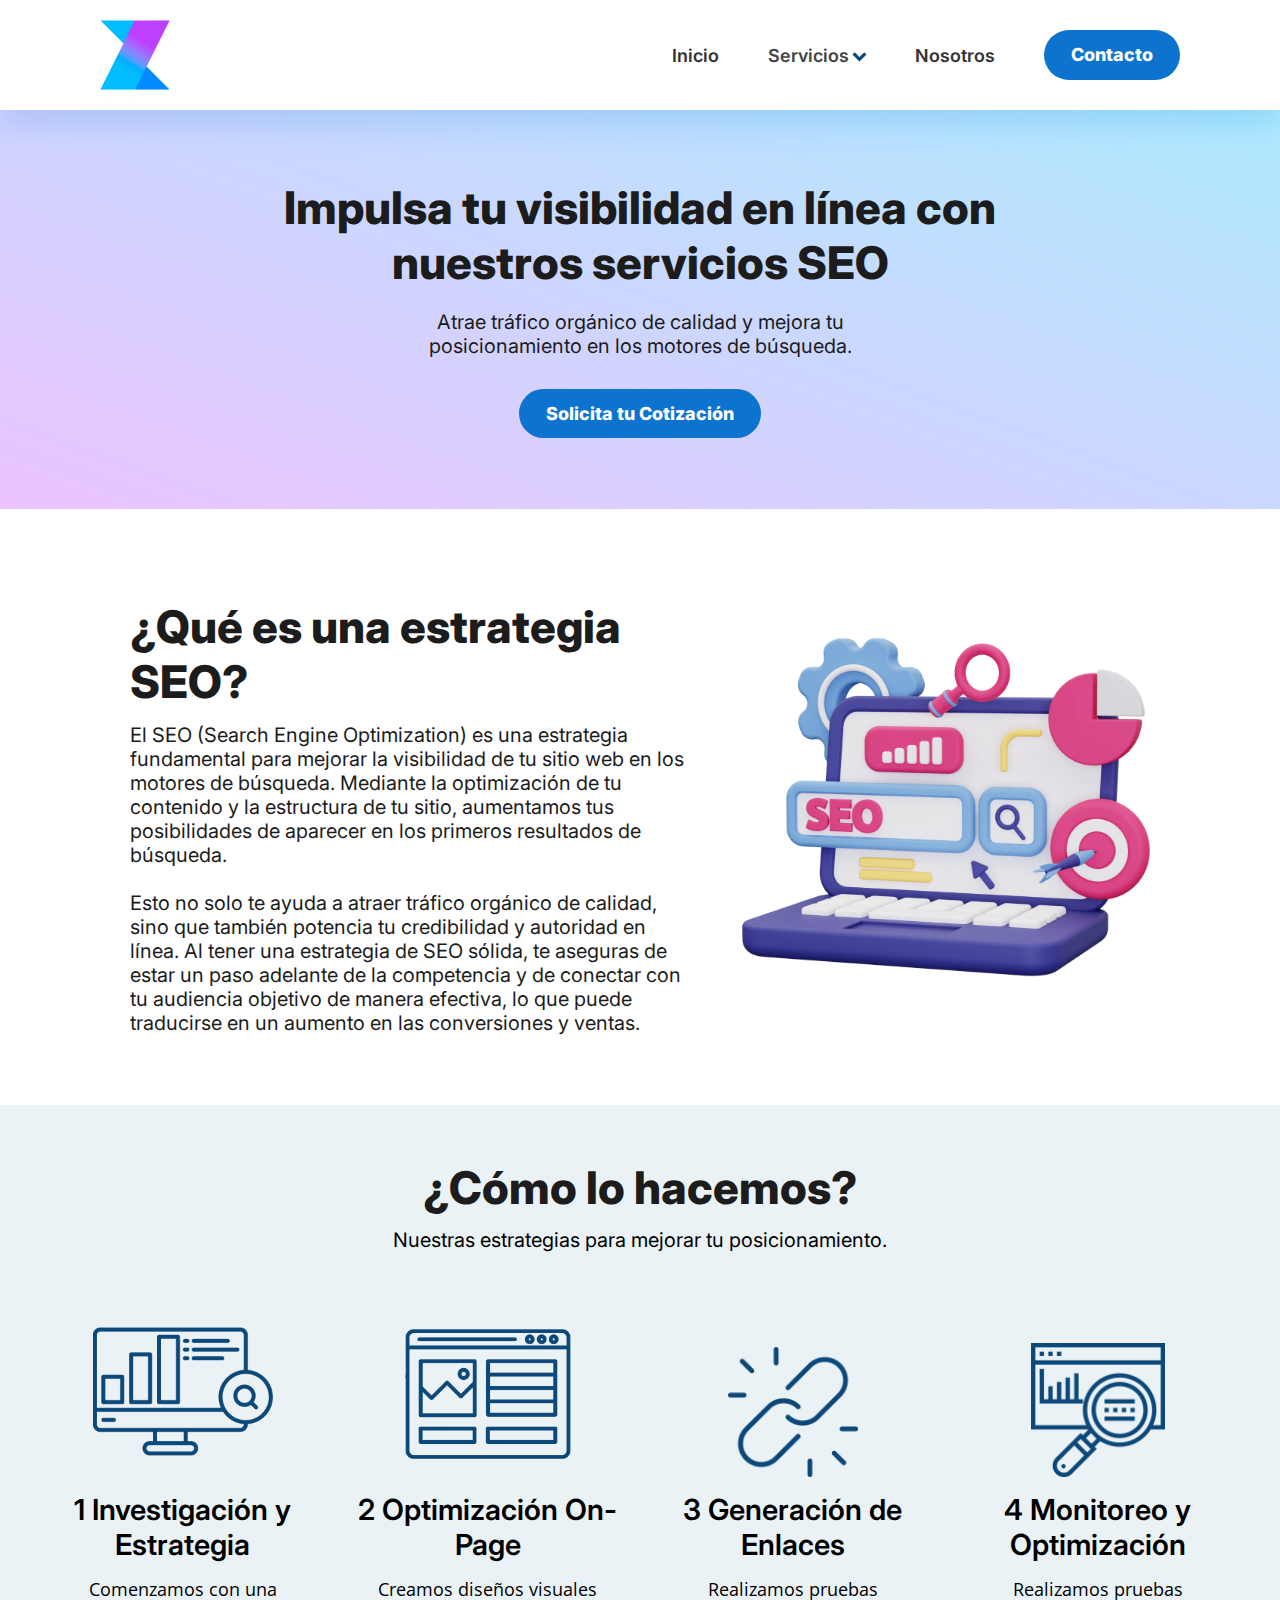
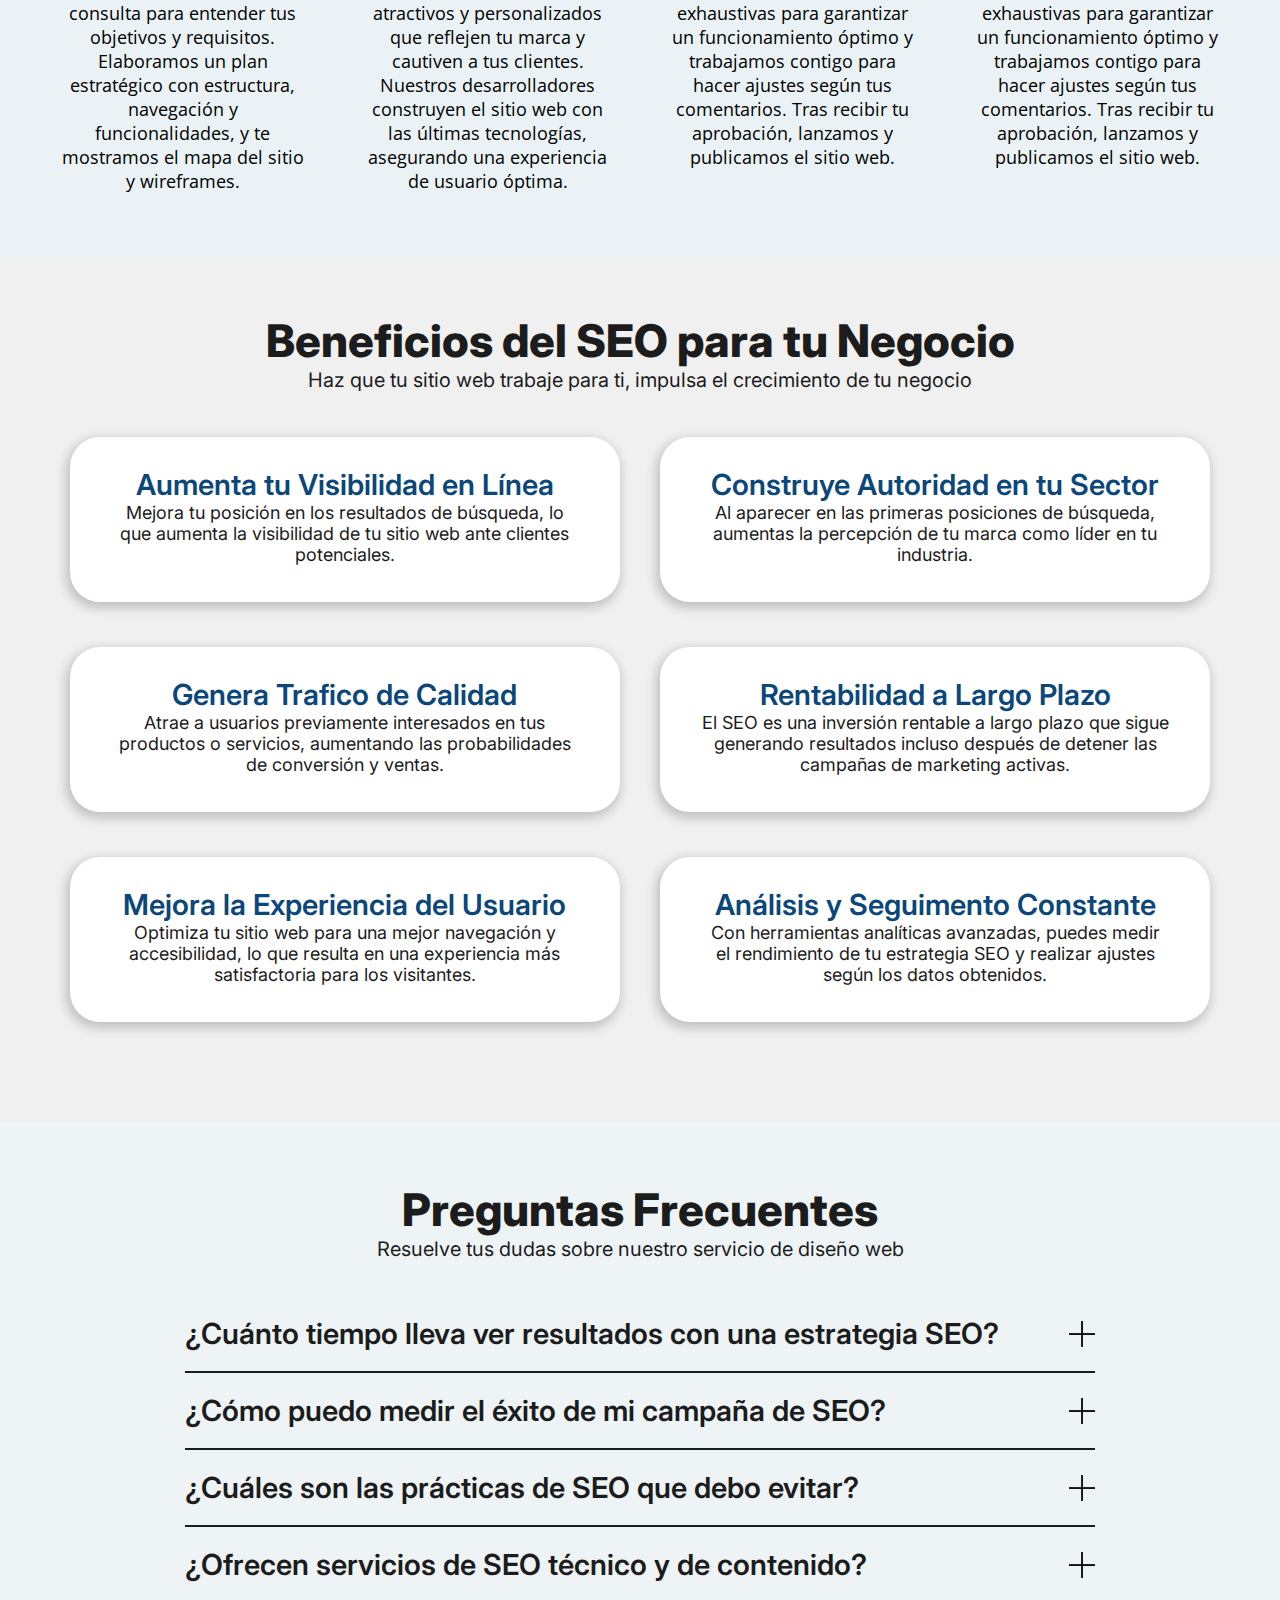
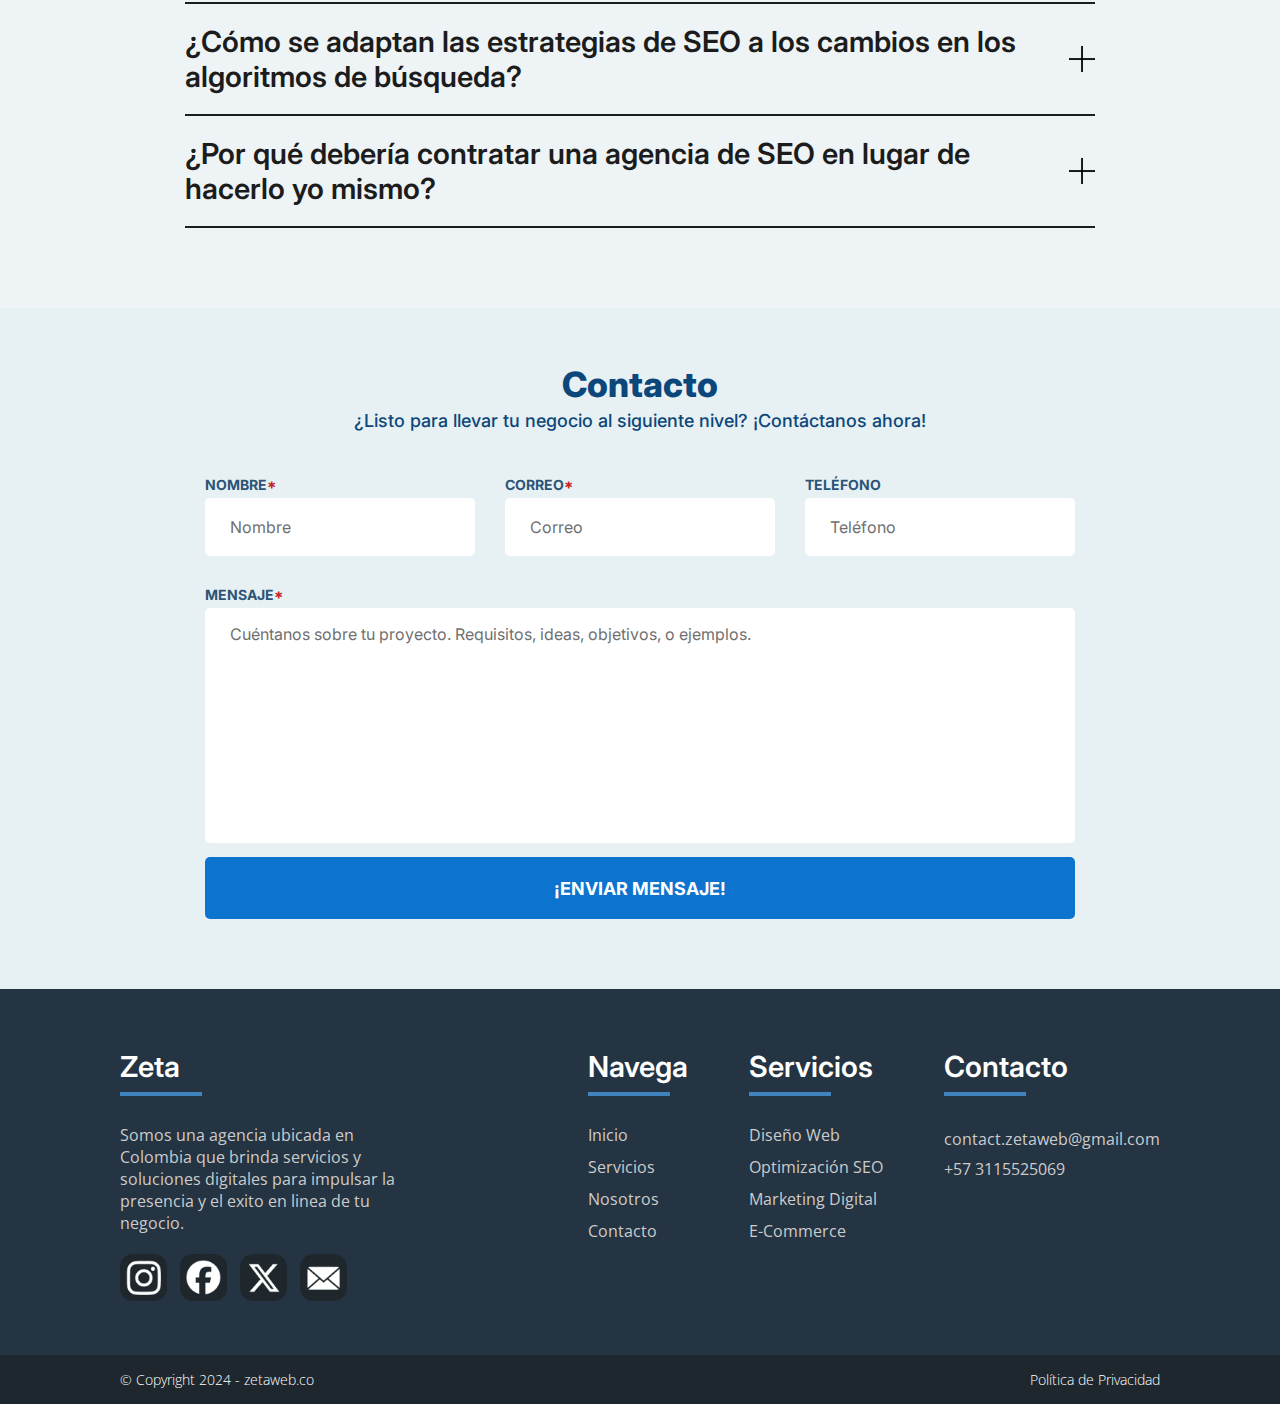
<file: seo.html>
<!DOCTYPE html>
<html lang="es">
<head>
    <!-- Google tag (gtag.js) -->
    <script async src="https://www.googletagmanager.com/gtag/js?id=G-KV90ZJX844"></script>
    <script>
        window.dataLayer = window.dataLayer || [];
        function gtag(){dataLayer.push(arguments);}
        gtag('js', new Date());

        gtag('config', 'G-KV90ZJX844');
    </script>
    <title>Optimización SEO - Posicionamiento en Motores de Búsqueda</title>
    <meta charset="UTF-8">
    <link rel="apple-touch-icon" sizes="180x180" href="apple-touch-icon.png">
    <link rel="icon" type="image/png" sizes="32x32" href="favicon-32x32.png">
    <link rel="icon" type="image/png" sizes="16x16" href="favicon-16x16.png">
    <link rel="manifest" href="site.webmanifest">
    <link rel="mask-icon" href="safari-pinned-tab.svg" color="#5bbad5">
    <link rel="stylesheet" href="styles.css">
    <link rel="preconnect" href="https://fonts.googleapis.com">
    <link rel="preconnect" href="https://fonts.gstatic.com" crossorigin>
    <link href="https://fonts.googleapis.com/css2?family=Inter:wght@100..900&family=Montserrat:ital,wght@0,100..900;1,100..900&family=Open+Sans:ital,wght@0,300..800;1,300..800&display=swap" rel="stylesheet">
    <meta name="msapplication-TileColor" content="#000000">
    <meta name="theme-color" content="#000000">
    <meta name="robots" content="index, follow">
    <meta name="description" content="Ofrecemos servicios de optimización y posicionamiento SEO. Te ayudamos a mejorar tu posicionamento en los motores de búsqueda como Google.">
    <meta name="viewport" content="width=device-width, initial-scale=1.0">
</head>
<body class="webdesign">
    <header class="inter-semi-bold box colored">
        <a href="index.html" style="height: 70px;"><img src="img/logo.webp" alt="Logo de Zeta" class="header-img"></a>
        <nav class="main-nav">
            <ul class="sidebar">
                <li class="nav-side-close" onclick="hideSideBar()">
                    <svg xmlns="http://www.w3.org/2000/svg" width="64" height="64" fill="none" viewBox="0 0 64 64">
                    <path fill="#B8B8B8" fill-rule="evenodd" d="M46 2H18C9.163 2 2 9.163 2 18v28c0 8.837 7.163 16 16 16h28c8.837 0 16-7.163 16-16V18c0-8.837-7.163-16-16-16ZM18 0C8.059 0 0 8.059 0 18v28c0 9.941 8.059 18 18 18h28c9.941 0 18-8.059 18-18V18c0-9.941-8.059-18-18-18H18Z" clip-rule="evenodd"/>
                    <path fill="#444" d="m21.243 17 25.456 25.456-4.243 4.242L17 21.243z"/>
                    <path fill="#444" d="M17 42.456 42.456 17l4.242 4.243-25.455 25.456z"/>
                    </svg>
                </li>
                <li class="main-nav-item"><a href="index.html" class="nav-link">Inicio</a></li>
                <li class="main-nav-item"><span class="nav-link" onclick="toggleDropdown()">Servicios</span><img src="img/dropdown.webp" alt=""></li>
                <li class="dropdown-sidebar">
                    <ul>
                        <li class="main-nav-item drop-item"><a href="webdesign.html" class="nav-link">Diseño Web</a></li>
                        <li class="main-nav-item drop-item"><a href="seo.html" class="nav-link">Optimización SEO</a></li>
                        <li class="main-nav-item drop-item"><a href="marketing.html" class="nav-link">Marketing Digital</a></li>
                        <li class="main-nav-item drop-item"><a href="ecommerce.html" class="nav-link">E-Commerce</a></li>
                    </ul>
                </li>
                <li class="main-nav-item"><a href="nosotros.html" class="nav-link">Nosotros</a></li>
                <li class="main-nav-item"><a href="#contact" class="nav-link">Contacto</a></li>
            </ul>
            <ul class="main-nav-container">
                <li class="main-nav-item hide-on-mobile"><a href="index.html" class="nav-link">Inicio</a></li>
                <li class="main-nav-item hide-on-mobile" id="dropdown">
                    <span class="nav-link" style="border-bottom: none;">Servicios</span><img src="img/dropdown.webp" alt="">
                    <div class="dropdown-menu">
                        <ul>
                            <li><a href="webdesign.html">Diseño Web</a></li>
                            <li><a href="seo.html">Optimización SEO</a></li>
                            <li><a href="marketing.html">Marketing Digital</a></li>
                            <li><a href="ecommerce.html">E-Commerce</a></li>
                        </ul>
                    </div>
                </li>
                <li class="main-nav-item hide-on-mobile"><a href="nosotros.html" class="nav-link">Nosotros</a></li>
                <li class="main-nav-item hide-on-mobile"><a href="#contact" class="nav-cta">Contacto</a></li>
                <li class="main-nav-item menu-button" onclick="showSideBar()">
                    <svg xmlns="http://www.w3.org/2000/svg" width="64" height="64" fill="none" viewBox="0 0 64 64">
                    <path fill="#fff" d="M0 18C0 8.059 8.059 0 18 0h28c9.941 0 18 8.059 18 18v28c0 9.941-8.059 18-18 18H18C8.059 64 0 55.941 0 46V18Z"/>
                    <path fill="#B8B8B8" fill-rule="evenodd" d="M46 2H18C9.163 2 2 9.163 2 18v28c0 8.837 7.163 16 16 16h28c8.837 0 16-7.163 16-16V18c0-8.837-7.163-16-16-16ZM18 0C8.059 0 0 8.059 0 18v28c0 9.941 8.059 18 18 18h28c9.941 0 18-8.059 18-18V18c0-9.941-8.059-18-18-18H18Z" clip-rule="evenodd"/>
                    <path fill="#444" fill-rule="evenodd" d="M50 48H14v-6h36v6Zm0-12H14v-6h36v6Zm0-12H14v-6h36v6Z" clip-rule="evenodd"/>
                    </svg>
                </li>
            </ul>
        </nav>
    </header>
    <main>
        <section class="serviceshero">
            <h1 class="inter-extra-bold">Impulsa tu visibilidad en línea con nuestros servicios SEO</h1>
            <p class="inter-regular">Atrae tráfico orgánico de calidad y mejora tu posicionamiento en los motores de búsqueda.</p>
            <a href="#contact" class="nav-cta inter-extra-bold">Solicita tu Cotización</a>
        </section>
        <section class="servicessection">
            <div class="sectiontext">
                <h2 class="inter-extra-bold">¿Qué es una estrategia SEO?</h2>
                <p class="inter-regular">El SEO (Search Engine Optimization) es una estrategia fundamental para mejorar la visibilidad de tu sitio web en los motores de búsqueda. Mediante la optimización de tu contenido y la estructura de tu sitio, aumentamos tus posibilidades de aparecer en los primeros resultados de búsqueda. <br><br>  Esto no solo te ayuda a atraer tráfico orgánico de calidad, sino que también potencia tu credibilidad y autoridad en línea. Al tener una estrategia de SEO sólida, te aseguras de estar un paso adelante de la competencia y de conectar con tu audiencia objetivo de manera efectiva, lo que puede traducirse en un aumento en las conversiones y ventas.</p>
            </div>
            <img src="img/seopage.webp" alt="Computador con estrategias SEO">
        </section>
        <section class="proceso">
            <h2 class="inter-extra-bold">¿Cómo lo hacemos?</h2>
            <p class="inter-regular">Nuestras estrategias para mejorar tu posicionamiento.</p>
            <div class="gridcontainer fourgrid">
                <div>
                    <img src="img/seop1.webp" alt="Investigación" style="width: 180px; height: 180px;">
                    <h3 class="inter-semi-bold">1 Investigación y Estrategia</h3>
                    <p>Comenzamos con una consulta para entender tus objetivos y  requisitos. Elaboramos un plan estratégico con estructura, navegación y funcionalidades, y te mostramos el mapa del sitio y wireframes.</p>
                </div>
                <div>
                    <img src="img/seop2.webp" alt="Optimización SEO on-page" style="width: 166px; height: 166px;">
                    <h3 class="inter-semi-bold">2 Optimización On-Page</h3>
                    <p>Creamos diseños visuales atractivos y personalizados que reflejen tu marca y cautiven a tus clientes. Nuestros desarrolladores construyen el sitio web con las últimas tecnologías, asegurando una experiencia de usuario óptima.</p>
                </div>
                <div>
                    <img src="img/seop3.webp" alt="Enlaces" style="width: 130px; height: 130px;">
                    <h3 class="inter-semi-bold">3 Generación de Enlaces</h3>
                    <p>Realizamos pruebas exhaustivas para garantizar un funcionamiento óptimo y trabajamos contigo para hacer ajustes según tus comentarios. Tras recibir tu aprobación, lanzamos y publicamos el sitio web.</p>
                </div>
                <div>
                    <img src="img/seop4.webp" alt="Monitoreo y Optimización" style="width: 134px; height: 134px;">
                    <h3 class="inter-semi-bold">4 Monitoreo y Optimización</h3>
                    <p>Realizamos pruebas exhaustivas para garantizar un funcionamiento óptimo y trabajamos contigo para hacer ajustes según tus comentarios. Tras recibir tu aprobación, lanzamos y publicamos el sitio web.</p>
                </div>
            </div>
        </section>
        <section class="beneficios">
            <h2 class="inter-extra-bold">Beneficios del SEO para tu Negocio</h2>
            <p class="inter-regular" style="font-size: 20px; color: #1c1c1c; margin-left: auto; margin-right: auto; text-align: center; margin-bottom: 45px;">Haz que tu sitio web trabaje para ti, impulsa el crecimiento de tu negocio</p>
            <div class="bencontainer">
                <div class="bencol1">
                    <div class="benrow">
                        <h3 class="inter-semi-bold">Aumenta tu Visibilidad en Línea</h3>
                        <p class="inter-regular">Mejora tu posición en los resultados de búsqueda, lo que aumenta la visibilidad de tu sitio web ante clientes potenciales.</p>
                    </div>
                    <div class="benrow">
                        <h3 class="inter-semi-bold">Genera Trafico de Calidad</h3>
                        <p class="inter-regular">Atrae a usuarios previamente interesados en tus productos o servicios, aumentando las probabilidades de conversión y ventas.</p>
                    </div>
                    <div class="benrow">
                        <h3 class="inter-semi-bold">Mejora la Experiencia del Usuario</h3>
                        <p class="inter-regular">Optimiza tu sitio web para una mejor navegación y accesibilidad, lo que resulta en una experiencia más satisfactoria para los visitantes.</p>
                    </div>
                </div>
                <div class="bencol2">
                    <div class="benrow">
                        <h3 class="inter-semi-bold">Construye Autoridad en tu Sector</h3>
                        <p class="inter-regular">Al aparecer en las primeras posiciones de búsqueda, aumentas la percepción de tu marca como líder en tu industria.</p>
                    </div>
                    <div class="benrow">
                        <h3 class="inter-semi-bold">Rentabilidad a Largo Plazo</h3>
                        <p class="inter-regular">El SEO es una inversión rentable a largo plazo que sigue generando resultados incluso después de detener las campañas de marketing activas.</p>
                    </div>
                    <div class="benrow">
                        <h3 class="inter-semi-bold">Análisis y Seguimento Constante</h3>
                        <p class="inter-regular">Con herramientas analíticas avanzadas, puedes medir el rendimiento de tu estrategia SEO y realizar ajustes según los datos obtenidos.</p>
                    </div>
                </div>
            </div>
        </section>
        <section class="faqcont">
            <h2 class="inter-extra-bold">Preguntas Frecuentes</h2>
            <p class="inter-regular" style="font-size: 20px; color: #1c1c1c; margin-bottom: 35px; text-align: center;">Resuelve tus dudas sobre nuestro servicio de diseño web</p>
            <div class="faq">
                <div class="question">
                    <h3 class="inter-semi-bold">¿Cuánto tiempo lleva ver resultados con una estrategia SEO?</h3>
                    <img src="img/plus.webp" alt="Mostrar u ocultar respuesta">       
                </div>
                <div class="answer">
                    <p class="inter-regular">El tiempo para ver los resultados del SEO puede variar, pero generalmente se ven mejoras en la visibilidad del sitio web en los motores de búsqueda dentro de los primeros 3 a 6 meses. Sin embargo, el SEO es un proceso continuo que requiere tiempo y esfuerzo constante para mantener y mejorar los resultados a largo plazo.</p>
                </div>
            </div>
            <div class="faq">
                <div class="question">
                    <h3 class="inter-semi-bold">¿Cómo puedo medir el éxito de mi campaña de SEO?</h3>
                    <img src="img/plus.webp" alt="Mostrar u ocultar respuesta">    
                </div>
                <div class="answer">
                    <p class="inter-regular">Puedes medir el éxito de tu campaña de SEO utilizando métricas como el tráfico orgánico, la posición en las páginas de resultados de búsqueda (SERP), las conversiones, el tiempo en el sitio y la tasa de rebote. Herramientas como Google Analytics y Search Console son útiles para monitorear y analizar estos datos.</p>
                </div>
            </div>
            <div class="faq">
                <div class="question">
                    <h3 class="inter-semi-bold">¿Cuáles son las prácticas de SEO que debo evitar?</h3>
                    <img src="img/plus.webp" alt="Mostrar u ocultar respuesta">       
                </div>
                <div class="answer">
                    <p class="inter-regular">Debes evitar prácticas de SEO consideradas como "black hat", como el relleno de palabras clave, la compra de enlaces, el contenido duplicado y cualquier técnica destinada a engañar a los motores de búsqueda. Estas prácticas pueden resultar en penalizaciones y dañar la reputación de tu sitio web.</p>
                </div>
            </div>
            <div class="faq">
                <div class="question">
                    <h3 class="inter-semi-bold">¿Ofrecen servicios de SEO técnico y de contenido?</h3>
                    <img src="img/plus.webp" alt="Mostrar u ocultar respuesta">     
                </div>
                <div class="answer">
                    <p class="inter-regular">Sí, ofrecemos una amplia gama de servicios de SEO que incluyen optimización técnica del sitio web, creación de contenido optimizado para SEO, investigación de palabras clave, análisis de competidores y estrategias de construcción de enlaces. Nuestro enfoque es integral para abordar todas las facetas del SEO.</p>
                </div>
            </div>
            <div class="faq">
                <div class="question">
                    <h3 class="inter-semi-bold">¿Cómo se adaptan las estrategias de SEO a los cambios en los algoritmos de búsqueda?</h3>
                    <img src="img/plus.webp" alt="Mostrar u ocultar respuesta">   
                </div>
                <div class="answer">
                    <p class="inter-regular">Nos mantenemos actualizados con los cambios en los algoritmos de búsqueda y ajustamos nuestras estrategias de SEO en consecuencia. Realizamos pruebas, seguimos las mejores prácticas de la industria y nos adaptamos a las nuevas tendencias para garantizar que tu sitio web mantenga su visibilidad y rendimiento en los motores de búsqueda.</p>
                </div>
            </div>
            <div class="faq">
                <div class="question">
                    <h3 class="inter-semi-bold">¿Por qué debería contratar una agencia de SEO en lugar de hacerlo yo mismo?</h3>
                    <img src="img/plus.webp" alt="Mostrar u ocultar respuesta">    
                </div>
                <div class="answer">
                    <p class="inter-regular">Contratar una agencia de SEO te brinda acceso a experiencia especializada, recursos avanzados y un enfoque estratégico integral que puede ser difícil de lograr por tu cuenta. Además, te permite centrarte en dirigir tu negocio mientras profesionales expertos se encargan de mejorar tu presencia en línea y aumentar tu visibilidad en los motores de búsqueda.</p>
                </div>
            </div>
        </section>
    </main>
    <section class="contact-container" id="contact">
        <form action="https://api.web3forms.com/submit" method="POST" class="contact-form">
            <h2 class="inter-extra-bold services-title">Contacto</h2>
            <p class="inter-regular contact-sub">¿Listo para llevar tu negocio al siguiente nivel? ¡Contáctanos ahora!</p>
            <input type="hidden" name="access_key" value="44432a92-8102-4726-a042-c7780539a7f8">
            <div class="contact-top">
                <div class="contact-input-container">
                    <p>NOMBRE<span class="required_red">*</span></p>
                    <input type="text" name="name" placeholder="Nombre" class="contact-inputs" required>
                </div>
                <div class="contact-input-container">
                   <p>CORREO<span class="required_red">*</span></p>
                    <input type="email" name="email" placeholder="Correo" class="contact-inputs" required> 
                </div>
                <div class="contact-input-container">
                    <p>TELÉFONO</p>
                    <input type="tel" name="telephone" placeholder="Teléfono" class="contact-inputs">
                </div>
            </div>
            <div class="contact-message-container">
                <p>MENSAJE<span class="required_red">*</span></p>
                <textarea name="message" placeholder="Cuéntanos sobre tu proyecto. Requisitos, ideas, objetivos, o ejemplos." class="contact-inputs" required></textarea>
            </div>
            <button type="submit" class="forum-button">¡ENVIAR MENSAJE!</button>
        </form>
    </section>
    <footer>
        <div class="main-footer">
            <div class="footer-about">
                <p class="footer-title inter-semi-bold">Zeta</p>
                <p class="footer-text">Somos una agencia ubicada en Colombia que brinda servicios y soluciones digitales para impulsar la presencia y el exito en linea de tu negocio.</p>
                <div class="social">
                    <a href="https://instagram.com" target="_blank" rel="noopener noreferrer"><img src="img/instagram.webp" alt="Logo de Instagram"></a>
                    <a href="https://facebook.com" target="_blank" rel="noopener noreferrer"><img src="img/facebook.webp" alt="Logo de Facebook"></a>
                    <a href="https://x.com" target="_blank" rel="noopener noreferrer"><img src="img/x.webp" alt="Logo de X"></a>
                    <a href="mailto:contact.zetaweb@gmail.com"><img src="img/mail.webp" alt="Icono de correo"></a>
                </div>
            </div>
            <div class="footer-nav">
                <div>
                    <p class="footer-title inter-semi-bold">Navega</p>
                    <a href="index.html">Inicio</a>
                    <a href="index.html#servicios">Servicios</a>
                    <a href="nosotros.html">Nosotros</a>
                    <a href="#contact">Contacto</a>
                </div>
                <div>
                    <p class="footer-title inter-semi-bold">Servicios</p>
                    <a href="webdesign.html">Diseño Web</a>
                    <a href="seo.html">Optimización SEO</a>
                    <a href="marketing.html">Marketing Digital</a>
                    <a href="ecommerce.html">E-Commerce</a>
                </div>
                <div>
                    <p class="footer-title inter-semi-bold">Contacto</p>
                    <address class="footer-text">
                        <a href="mailto:contact.zetaweb@gmail.com">contact.zetaweb@gmail.com</a> <br>
                        <a href="tel:+573115525069">+57 3115525069</a>
                    </address>
                </div>
            </div>
        </div>
        <div class="copyright">
            <p>© Copyright 2024 - zetaweb.co</p>
            <a href="politicas.html"><p style="text-align: right; margin-left: 15px;">Política de Privacidad</p></a>
        </div>
    </footer>
    <script src="app.js"></script>
</body>
</html>
</file>
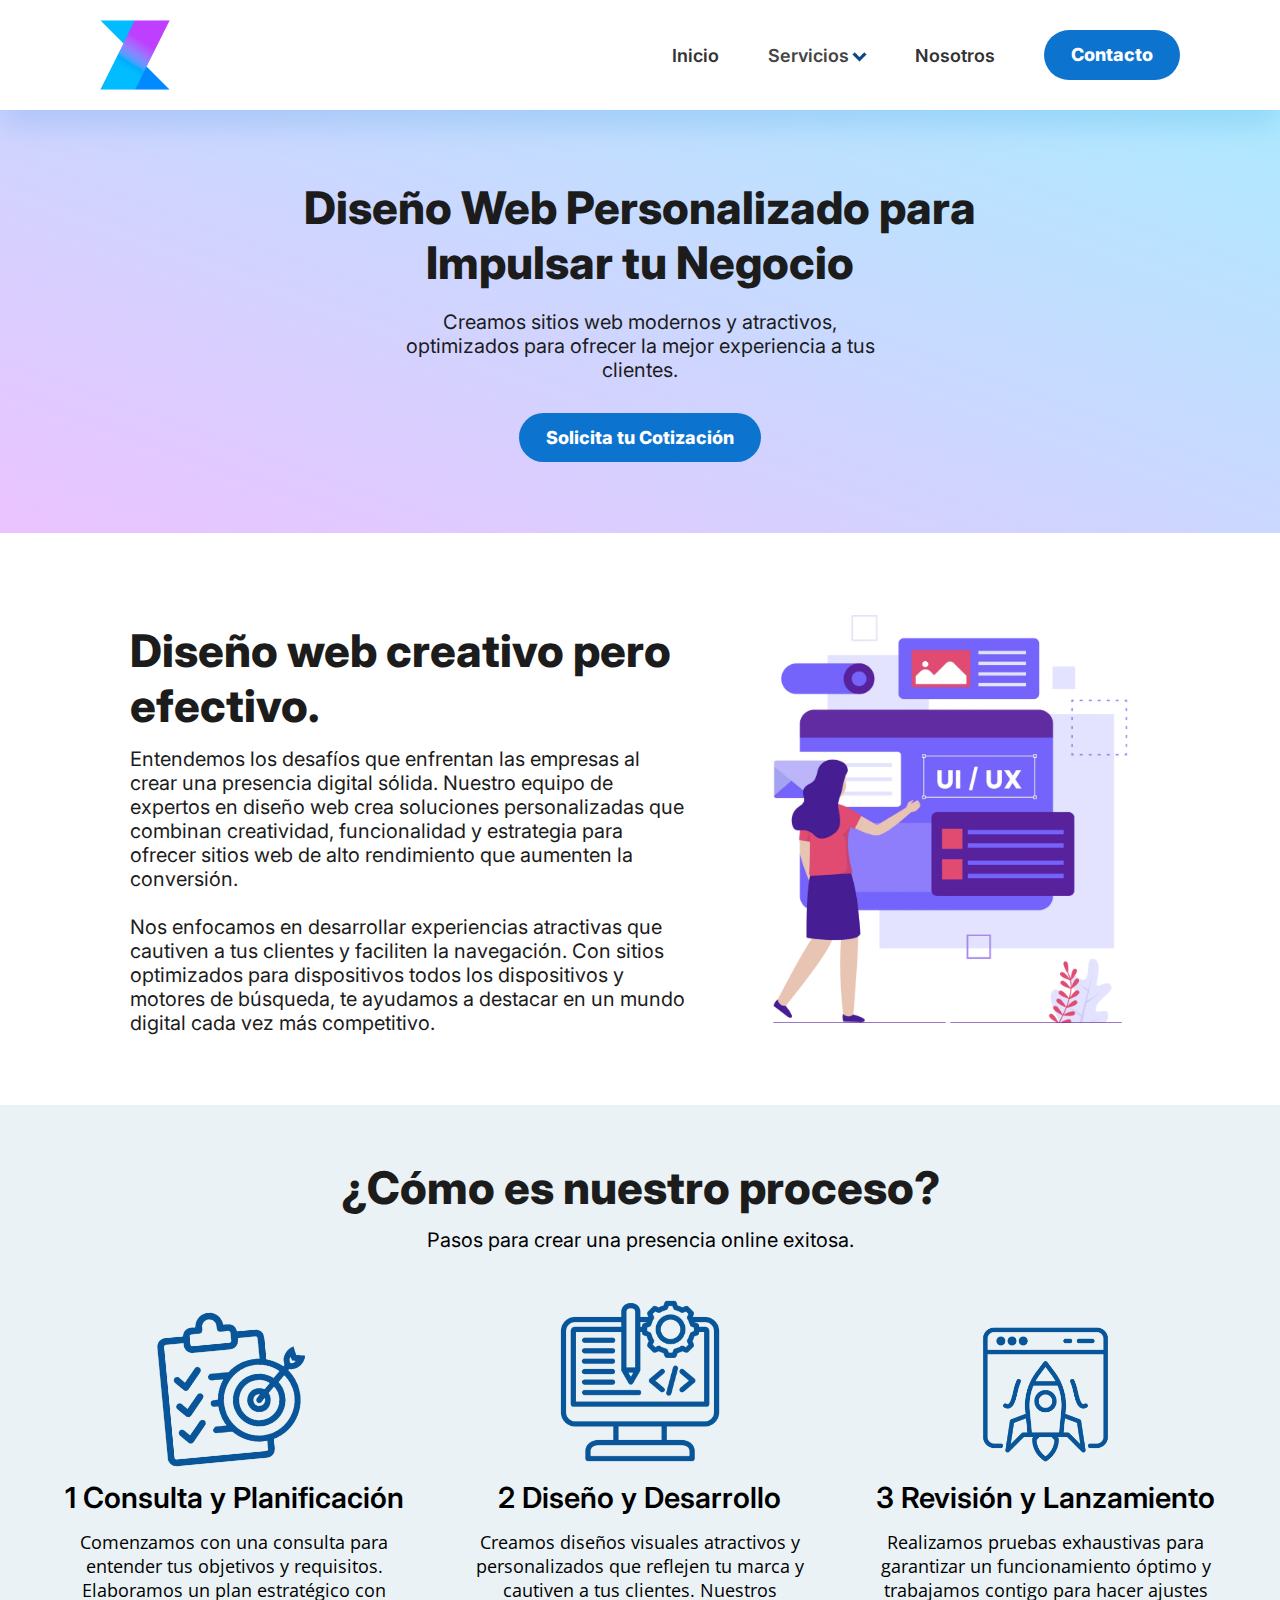
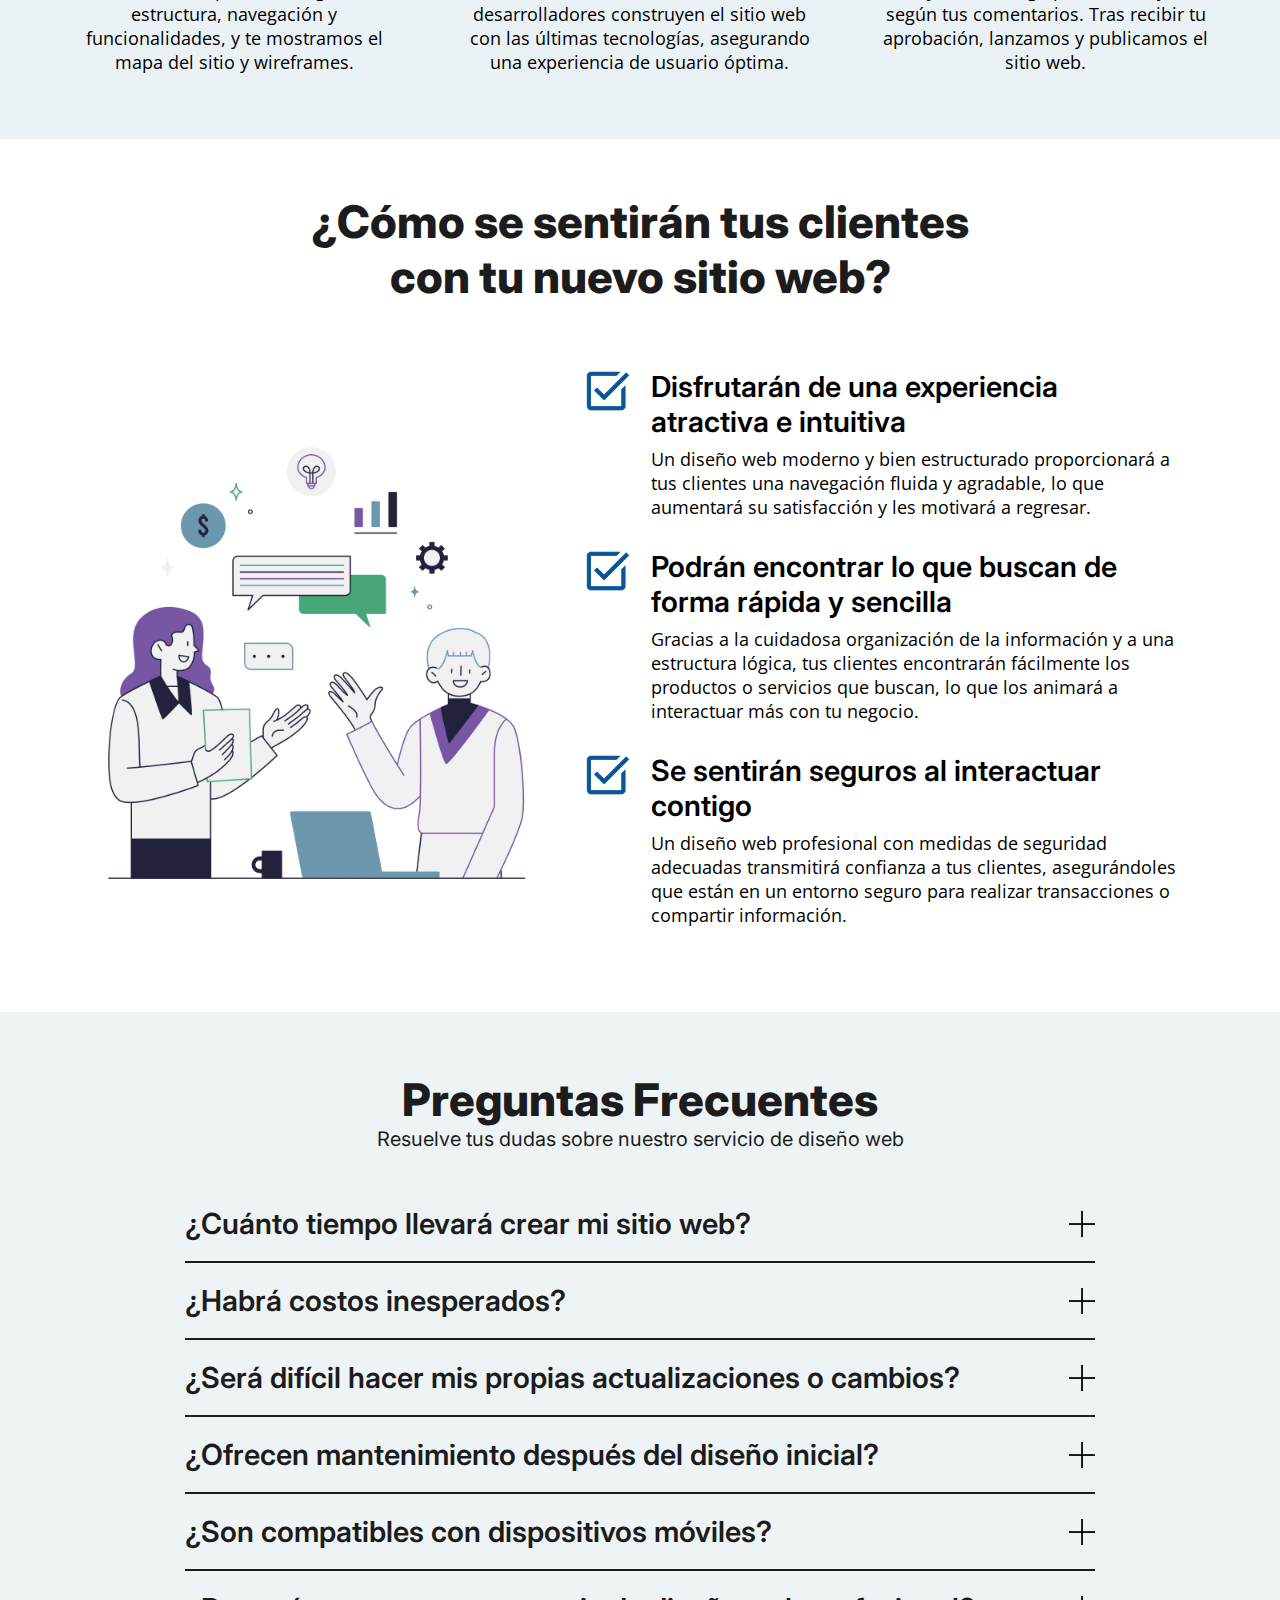
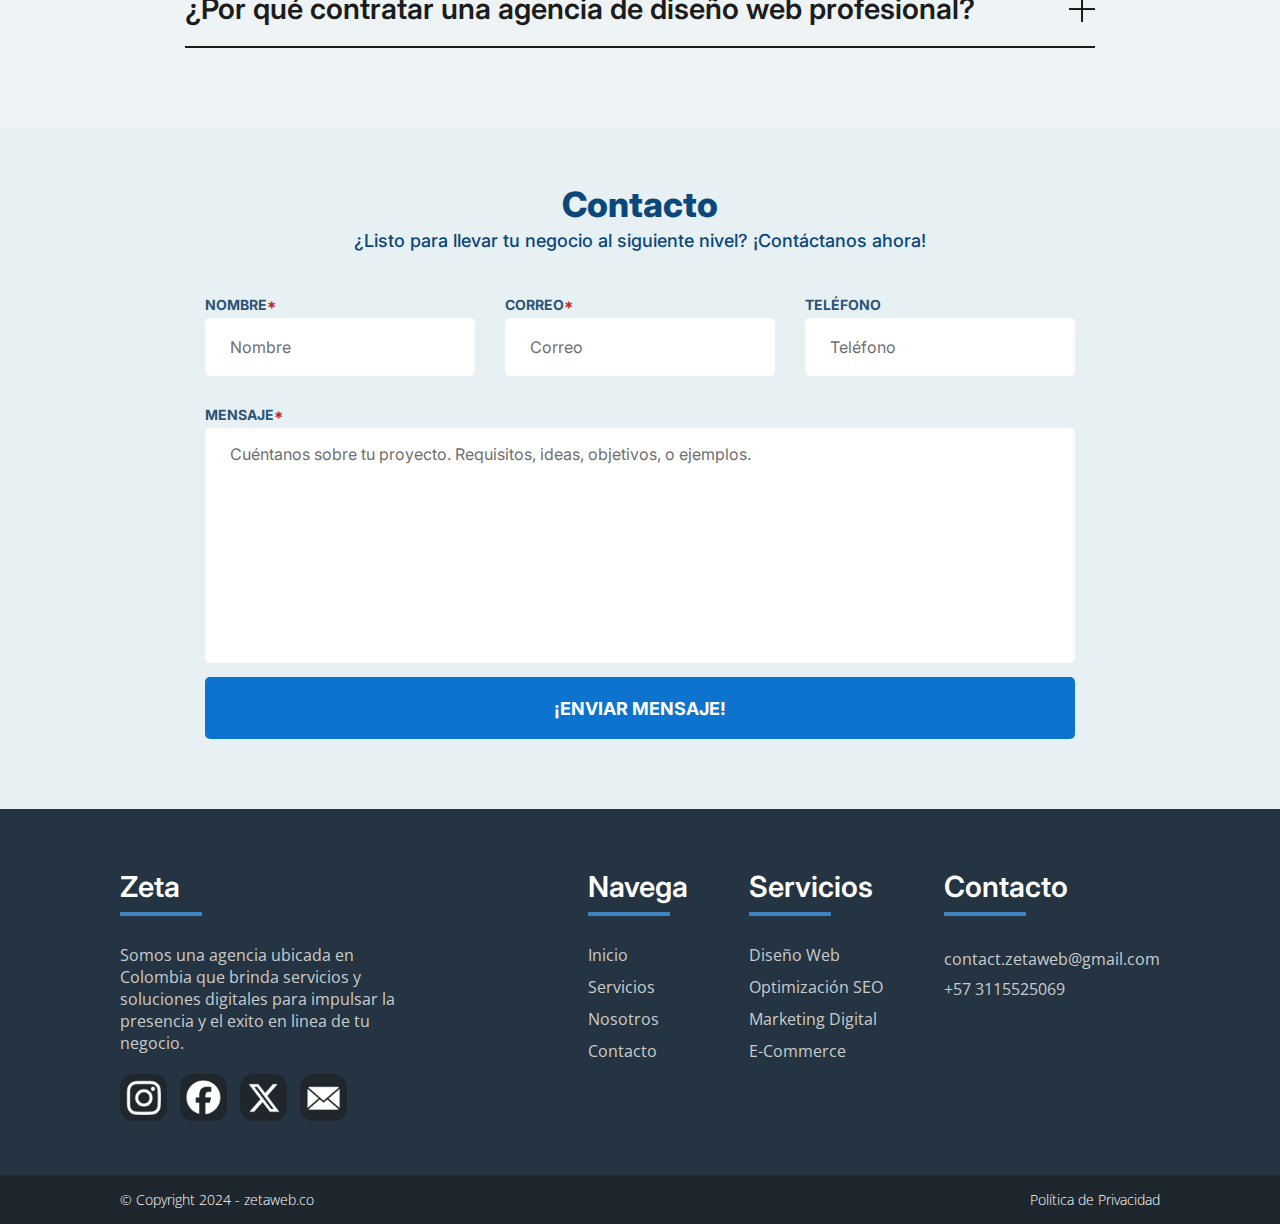
<file: webdesign.html>
<!DOCTYPE html>
<html lang="es">
<head>
    <!-- Google tag (gtag.js) -->
    <script async src="https://www.googletagmanager.com/gtag/js?id=G-KV90ZJX844"></script>
    <script>
        window.dataLayer = window.dataLayer || [];
        function gtag(){dataLayer.push(arguments);}
        gtag('js', new Date());

        gtag('config', 'G-KV90ZJX844');
    </script>
    <title>Diseño y Creación de Páginas Web</title>
    <meta charset="UTF-8">
    <link rel="apple-touch-icon" sizes="180x180" href="apple-touch-icon.png">
    <link rel="icon" type="image/png" sizes="32x32" href="favicon-32x32.png">
    <link rel="icon" type="image/png" sizes="16x16" href="favicon-16x16.png">
    <link rel="manifest" href="site.webmanifest">
    <link rel="mask-icon" href="safari-pinned-tab.svg" color="#5bbad5">
    <link rel="stylesheet" href="styles.css">
    <link rel="preconnect" href="https://fonts.googleapis.com">
    <link rel="preconnect" href="https://fonts.gstatic.com" crossorigin>
    <link href="https://fonts.googleapis.com/css2?family=Inter:wght@100..900&family=Montserrat:ital,wght@0,100..900;1,100..900&family=Open+Sans:ital,wght@0,300..800;1,300..800&display=swap" rel="stylesheet">
    <meta name="msapplication-TileColor" content="#000000">
    <meta name="theme-color" content="#000000">
    <meta name="robots" content="index, follow">
    <meta name="description" content="Ofrecemos servicios de diseño web personalizados que combinan creatividad y funcionalidad para crear paginas web atractivas y efectivas. Mejora tu presencia online con nuestros diseños modernos y optimizados.">
    <meta name="viewport" content="width=device-width, initial-scale=1.0">
</head>
<body class="webdesign">
    <header class="inter-semi-bold box colored">
        <a href="index.html" style="height: 70px;"><img src="img/logo.webp" alt="Logo de Zeta" class="header-img"></a>
        <nav class="main-nav">
            <ul class="sidebar">
                <li class="nav-side-close" onclick="hideSideBar()">
                    <svg xmlns="http://www.w3.org/2000/svg" width="64" height="64" fill="none" viewBox="0 0 64 64">
                    <path fill="#B8B8B8" fill-rule="evenodd" d="M46 2H18C9.163 2 2 9.163 2 18v28c0 8.837 7.163 16 16 16h28c8.837 0 16-7.163 16-16V18c0-8.837-7.163-16-16-16ZM18 0C8.059 0 0 8.059 0 18v28c0 9.941 8.059 18 18 18h28c9.941 0 18-8.059 18-18V18c0-9.941-8.059-18-18-18H18Z" clip-rule="evenodd"/>
                    <path fill="#444" d="m21.243 17 25.456 25.456-4.243 4.242L17 21.243z"/>
                    <path fill="#444" d="M17 42.456 42.456 17l4.242 4.243-25.455 25.456z"/>
                    </svg>
                </li>
                <li class="main-nav-item"><a href="index.html" class="nav-link">Inicio</a></li>
                <li class="main-nav-item"><span class="nav-link" onclick="toggleDropdown()">Servicios</span><img src="img/dropdown.webp" alt=""></li>
                <li class="dropdown-sidebar">
                    <ul>
                        <li class="main-nav-item drop-item"><a href="webdesign.html" class="nav-link">Diseño Web</a></li>
                        <li class="main-nav-item drop-item"><a href="seo.html" class="nav-link">Optimización SEO</a></li>
                        <li class="main-nav-item drop-item"><a href="marketing.html" class="nav-link">Marketing Digital</a></li>
                        <li class="main-nav-item drop-item"><a href="ecommerce.html" class="nav-link">E-Commerce</a></li>
                    </ul>
                </li>
                <li class="main-nav-item"><a href="nosotros.html" class="nav-link">Nosotros</a></li>
                <li class="main-nav-item"><a href="#contact" class="nav-link">Contacto</a></li>
            </ul>
            <ul class="main-nav-container">
                <li class="main-nav-item hide-on-mobile"><a href="index.html" class="nav-link">Inicio</a></li>
                <li class="main-nav-item hide-on-mobile" id="dropdown">
                    <span class="nav-link" style="border-bottom: none;">Servicios</span><img src="img/dropdown.webp" alt="">
                    <div class="dropdown-menu">
                        <ul>
                            <li><a href="webdesign.html">Diseño Web</a></li>
                            <li><a href="seo.html">Optimización SEO</a></li>
                            <li><a href="marketing.html">Marketing Digital</a></li>
                            <li><a href="ecommerce.html">E-Commerce</a></li>
                        </ul>
                    </div>
                </li>
                <li class="main-nav-item hide-on-mobile"><a href="nosotros.html" class="nav-link">Nosotros</a></li>
                <li class="main-nav-item hide-on-mobile"><a href="#contact" class="nav-cta">Contacto</a></li>
                <li class="main-nav-item menu-button" onclick="showSideBar()">
                    <svg xmlns="http://www.w3.org/2000/svg" width="64" height="64" fill="none" viewBox="0 0 64 64">
                    <path fill="#fff" d="M0 18C0 8.059 8.059 0 18 0h28c9.941 0 18 8.059 18 18v28c0 9.941-8.059 18-18 18H18C8.059 64 0 55.941 0 46V18Z"/>
                    <path fill="#B8B8B8" fill-rule="evenodd" d="M46 2H18C9.163 2 2 9.163 2 18v28c0 8.837 7.163 16 16 16h28c8.837 0 16-7.163 16-16V18c0-8.837-7.163-16-16-16ZM18 0C8.059 0 0 8.059 0 18v28c0 9.941 8.059 18 18 18h28c9.941 0 18-8.059 18-18V18c0-9.941-8.059-18-18-18H18Z" clip-rule="evenodd"/>
                    <path fill="#444" fill-rule="evenodd" d="M50 48H14v-6h36v6Zm0-12H14v-6h36v6Zm0-12H14v-6h36v6Z" clip-rule="evenodd"/>
                    </svg>
                </li>
            </ul>
        </nav>
    </header>
    <main>
        <section class="serviceshero">
            <h1 class="inter-extra-bold">Diseño Web Personalizado para Impulsar tu Negocio</h1>
            <p class="inter-regular">Creamos sitios web modernos y atractivos, optimizados para ofrecer la mejor experiencia a tus clientes.</p>
            <a href="#contact" class="nav-cta inter-extra-bold">Solicita tu Cotización</a>
        </section>
        <section class="servicessection">
            <div class="sectiontext">
                <h2 class="inter-extra-bold">Diseño web creativo pero efectivo.</h2>
                <p class="inter-regular">Entendemos los desafíos que enfrentan las empresas al crear una presencia digital sólida. Nuestro equipo de expertos en diseño web crea soluciones personalizadas que combinan creatividad, funcionalidad y estrategia para ofrecer sitios web de alto rendimiento que aumenten la conversión. <br><br>Nos enfocamos en desarrollar experiencias atractivas que cautiven a tus clientes y faciliten la navegación. Con sitios optimizados para dispositivos todos los dispositivos y motores de búsqueda, te ayudamos a destacar en un mundo digital cada vez más competitivo.</p>
            </div>
            <img src="img/uiux.webp" alt="Diseño UI y UX">
        </section>
        <section class="proceso">
            <h2 class="inter-extra-bold">¿Cómo es nuestro proceso?</h2>
            <p class="inter-regular">Pasos para crear una presencia online exitosa.</p>
            <div class="gridcontainer">
                <div>
                    <img src="img/plan.webp" alt="Planilla de planificación" style="width: 159px; height: 159px; transform: rotate(-5.4deg);">
                    <h3 class="inter-semi-bold">1 Consulta y Planificación</h3>
                    <p>Comenzamos con una consulta para entender tus objetivos y  requisitos. Elaboramos un plan estratégico con estructura, navegación y funcionalidades, y te mostramos el mapa del sitio y wireframes.</p>
                </div>
                <div>
                    <img src="img/develop.webp" alt="Desarrollo de software en computador" style="width: 168px; height: 168px;">
                    <h3 class="inter-semi-bold">2 Diseño y Desarrollo</h3>
                    <p>Creamos diseños visuales atractivos y personalizados que reflejen tu marca y cautiven a tus clientes. Nuestros desarrolladores construyen el sitio web con las últimas tecnologías, asegurando una experiencia de usuario óptima.</p>
                </div>
                <div>
                    <img src="img/launch.webp" alt="Computador con cohete" style="width: 141px; height: 141px;">
                    <h3 class="inter-semi-bold">3 Revisión y Lanzamiento</h3>
                    <p>Realizamos pruebas exhaustivas para garantizar un funcionamiento óptimo y trabajamos contigo para hacer ajustes según tus comentarios. Tras recibir tu aprobación, lanzamos y publicamos el sitio web.</p>
                </div>
            </div>
        </section>
        <section class="clientes">
            <h2 class="inter-extra-bold">¿Cómo se sentirán tus clientes con tu nuevo sitio web?</h2>
            <div class="clientescont">
                <img src="img/clientes.webp" alt="Interaccion con clientes">
                <ul>
                    <li>
                        <div>
                            <h3 class="inter-semi-bold">Disfrutarán de una experiencia atractiva e intuitiva</h3>
                            <p>Un diseño web moderno y bien estructurado proporcionará a tus clientes una navegación fluida y agradable, lo que aumentará su satisfacción y les motivará a regresar.</p>
                        </div>
                    </li>
                    <li>
                        <div>
                            <h3 class="inter-semi-bold">Podrán encontrar lo que buscan de forma rápida y sencilla</h3>
                            <p>Gracias a la cuidadosa organización de la información y a una estructura lógica, tus clientes encontrarán fácilmente los productos o servicios que buscan, lo que los animará a interactuar más con tu negocio.</p>
                        </div>
                    </li>
                    <li>
                        <div>
                            <h3 class="inter-semi-bold">Se sentirán seguros al interactuar contigo</h3>
                            <p>Un diseño web profesional con medidas de seguridad adecuadas transmitirá confianza a tus clientes, asegurándoles que están en un entorno seguro para realizar transacciones o compartir información.</p>
                        </div>
                    </li>
                </ul>
            </div>
        </section>
        <section class="faqcont">
            <h2 class="inter-extra-bold">Preguntas Frecuentes</h2>
            <p class="inter-regular" style="font-size: 20px; color: #1c1c1c; margin-bottom: 35px; text-align: center;">Resuelve tus dudas sobre nuestro servicio de diseño web</p>
            <div class="faq">
                <div class="question">
                    <h3 class="inter-semi-bold">¿Cuánto tiempo llevará crear mi sitio web?</h3>
                    <img src="img/plus.webp" alt="Mostrar u ocultar respuesta">       
                </div>
                <div class="answer">
                    <p class="inter-regular">El tiempo depende de la complejidad del proyecto, así como los requisitos específicos. Por lo general, un sitio web estándar de 5 páginas toma entre 2 y 3 semanas. Sitios web más grandes de 15 páginas pueden tomar de 4 a 8 semanas. Podemos ajustarnos a tus requisitos si tienes una fecha límite específica.</p>
                </div>
            </div>
            <div class="faq">
                <div class="question">
                    <h3 class="inter-semi-bold">¿Habrá costos inesperados?</h3>
                    <img src="img/plus.webp" alt="Mostrar u ocultar respuesta">    
                </div>
                <div class="answer">
                    <p class="inter-regular">Nos aseguramos de brindarte un presupuesto claro y transparente desde el principio, para que sepas exactamente en qué estás invirtiendo. Agregar funcionalidades personalizadas lleva tiempo, por lo que si deseas agregarlas después de empezar el proyecto, se cotizarán aparte.</p>
                </div>
            </div>
            <div class="faq">
                <div class="question">
                    <h3 class="inter-semi-bold">¿Será difícil hacer mis propias actualizaciones o cambios?</h3>
                    <img src="img/plus.webp" alt="Mostrar u ocultar respuesta">       
                </div>
                <div class="answer">
                    <p class="inter-regular">Diseñamos los sitios web para que sean fáciles de usar, por lo que podrás realizar actualizaciones o cambios menores sin problema. Si dudas de tus capacidades técnicas podemos reunirnos para un tutorial. También ofrecemos servicios de actualización de sitios web, cotizado aparte.</p>
                </div>
            </div>
            <div class="faq">
                <div class="question">
                    <h3 class="inter-semi-bold">¿Ofrecen mantenimiento después del diseño inicial?</h3>
                    <img src="img/plus.webp" alt="Mostrar u ocultar respuesta">     
                </div>
                <div class="answer">
                    <p class="inter-regular">Sí, ofrecemos servicios de mantenimiento continuo para mantener tu sitio web actualizado, seguro y funcionando de manera óptima.</p>
                </div>
            </div>
            <div class="faq">
                <div class="question">
                    <h3 class="inter-semi-bold">¿Son compatibles con dispositivos móviles?</h3>
                    <img src="img/plus.webp" alt="Mostrar u ocultar respuesta">   
                </div>
                <div class="answer">
                    <p class="inter-regular">Sí, diseñamos todos los sitios web con un enfoque responsive, lo que garantiza una experiencia de usuario excelente en cualquier dispositivo.</p>
                </div>
            </div>
            <div class="faq">
                <div class="question">
                    <h3 class="inter-semi-bold">¿Por qué contratar una agencia de diseño web profesional?</h3>
                    <img src="img/plus.webp" alt="Mostrar u ocultar respuesta">    
                </div>
                <div class="answer">
                    <p class="inter-regular">Contratar una agencia de diseño web profesional te brinda acceso a un equipo con experiencia técnica y creativa para crear sitios web atractivos, funcionales y optimizados. Esto se traduce en beneficios tangibles para tu negocio, como una mayor visibilidad en línea, una experiencia de usuario mejorada y un aumento en las conversiones y ventas.</p>
                </div>
            </div>
        </section>
    </main>
    <section class="contact-container" id="contact">
        <form action="https://api.web3forms.com/submit" method="POST" class="contact-form">
            <h2 class="inter-extra-bold services-title">Contacto</h2>
            <p class="inter-regular contact-sub">¿Listo para llevar tu negocio al siguiente nivel? ¡Contáctanos ahora!</p>
            <input type="hidden" name="access_key" value="44432a92-8102-4726-a042-c7780539a7f8">
            <div class="contact-top">
                <div class="contact-input-container">
                    <p>NOMBRE<span class="required_red">*</span></p>
                    <input type="text" name="name" placeholder="Nombre" class="contact-inputs" required>
                </div>
                <div class="contact-input-container">
                   <p>CORREO<span class="required_red">*</span></p>
                    <input type="email" name="email" placeholder="Correo" class="contact-inputs" required> 
                </div>
                <div class="contact-input-container">
                    <p>TELÉFONO</p>
                    <input type="tel" name="telephone" placeholder="Teléfono" class="contact-inputs">
                </div>
            </div>
            <div class="contact-message-container">
                <p>MENSAJE<span class="required_red">*</span></p>
                <textarea name="message" placeholder="Cuéntanos sobre tu proyecto. Requisitos, ideas, objetivos, o ejemplos." class="contact-inputs" required></textarea>
            </div>
            <button type="submit" class="forum-button">¡ENVIAR MENSAJE!</button>
        </form>
    </section>
    <footer>
        <div class="main-footer">
            <div class="footer-about">
                <p class="footer-title inter-semi-bold">Zeta</p>
                <p class="footer-text">Somos una agencia ubicada en Colombia que brinda servicios y soluciones digitales para impulsar la presencia y el exito en linea de tu negocio.</p>
                <div class="social">
                    <a href="https://instagram.com" target="_blank" rel="noopener noreferrer"><img src="img/instagram.webp" alt="Logo de Instagram"></a>
                    <a href="https://facebook.com" target="_blank" rel="noopener noreferrer"><img src="img/facebook.webp" alt="Logo de Facebook"></a>
                    <a href="https://x.com" target="_blank" rel="noopener noreferrer"><img src="img/x.webp" alt="Logo de X"></a>
                    <a href="mailto:contact.zetaweb@gmail.com"><img src="img/mail.webp" alt="Icono de correo"></a>
                </div>
            </div>
            <div class="footer-nav">
                <div>
                    <p class="footer-title inter-semi-bold">Navega</p>
                    <a href="index.html">Inicio</a>
                    <a href="index.html#servicios">Servicios</a>
                    <a href="nosotros.html">Nosotros</a>
                    <a href="#contact">Contacto</a>
                </div>
                <div>
                    <p class="footer-title inter-semi-bold">Servicios</p>
                    <a href="webdesign.html">Diseño Web</a>
                    <a href="seo.html">Optimización SEO</a>
                    <a href="marketing.html">Marketing Digital</a>
                    <a href="ecommerce.html">E-Commerce</a>
                </div>
                <div>
                    <p class="footer-title inter-semi-bold">Contacto</p>
                    <address class="footer-text">
                        <a href="mailto:contact.zetaweb@gmail.com">contact.zetaweb@gmail.com</a> <br>
                        <a href="tel:+573115525069">+57 3115525069</a>
                    </address>
                </div>
            </div>
        </div>
        <div class="copyright">
            <p>© Copyright 2024 - zetaweb.co</p>
            <a href="politicas.html"><p style="text-align: right; margin-left: 15px;">Política de Privacidad</p></a>
        </div>
    </footer>
    <script src="app.js"></script>
</body>
</html>
</file>
<file: styles.css>
*,
*::before,
*::after {
    margin: 0;
    padding: 0;
    box-sizing: border-box;
}

body {
    margin: 0;
    padding: 0;
    min-height: 100vh;
}

header {
    margin: 0;
    padding: 20px 100px 20px 100px;
    background: #fff;
    font-weight: 400;
    display: flex;
    justify-content: space-between;
    align-items: center;
    box-shadow: 0 16px 27px 0px rgba(84, 154, 216, 0.25);
}

h1 {
    font-size: 45px;
    margin-bottom: 0.3em;
}

.inter-extra-bold {
    font-family: "Inter", sans-serif;
    font-optical-sizing: auto;
    font-weight: 800;
    font-style: normal;
    font-variation-settings:
      "slnt" 0;
}

.inter-semi-bold {
    font-family: "Inter", sans-serif;
    font-optical-sizing: auto;
    font-weight: 600;
    font-style: normal;
    font-variation-settings:
      "slnt" 0;
}

.inter-regular {
    font-family: "Inter", sans-serif;
    font-optical-sizing: auto;
    font-weight: 400;
    font-style: normal;
    font-variation-settings:
      "slnt" 0;
}

.nav-link:link, .nav-link:visited, .nav-link:active {
    color:#333333;
    text-decoration: none;
    cursor: pointer;
}

.nav-link:hover {
    color: #0C74CE;
    border-bottom: 3px solid #0C74CE;
    cursor: pointer;
}

.main-nav-container {
    list-style-type: none;
    display: flex;
    padding: 0;
    justify-content: space-between;
}

.main-nav-item {
    font-size: 18px;
    color: #444444;
    margin-left: 2.7em;
}

.main-nav-container img, .sidebar img {
    margin-left: 3px;
    height: 15px;
}

.sidebar {
    position: fixed;
    top: 0;
    right: 0;
    height: 100vh;
    width: 250px;
    z-index: 999;
    list-style-type: none;
    background-color: #fff;
    background-color: rgba(255, 255, 255, 0.6);
    -webkit-backdrop-filter: blur(10px);
    backdrop-filter: blur(10px);
    display: none;
    flex-direction: column;
    align-items: flex-start;
    justify-content: flex-start;
}

.nav-side-close {
    text-align: right;
    padding-right: 30px;
    padding-top: 0px;
    padding-bottom: 0px;
}


.sidebar li, .sidebar a{
    width: 100%;
    padding-top: 20px;
    padding-bottom: 20px;
}

.dropdown-sidebar{
    display: none;
}

.sidebar .dropdown-sidebar{
    padding-top: 0;
    padding-bottom: 0;
}

.sidebar .dropdown-sidebar ul {
    text-decoration: none;
    list-style: none;
}

.drop-item {
    padding-left: 20px;
}

.drop-item .nav-link {
    color: #444;
}

.nav-cta {
    color: #fff;
    background-color: #0C74CE;
    font-weight: 800;
    text-decoration: none;
    padding: 0.8em 1.5em 0.8em 1.5em;
    border-radius: 30px;
    box-shadow: inset 0 0 0 0 #0C74CE;
  transition: ease-out 0.7s;
  font-size: 18px;
}

.nav-cta:hover {
    box-shadow: inset 400px 0 0 0 #07345c;
    border-radius: 30px;
}

.menu-button{
    display: none;
}

.dropdown-sidebar {
    padding-top: 0px;
    padding-bottom: 0px;
}

.header-img {
    height: 70px;
}

.dropdown-menu {
    display: none;
    position: absolute;
    padding-top: 44px;
    background-color: #fff;
    padding-bottom: 5px;
    border-bottom-left-radius: 10px;
    border-bottom-right-radius: 10px;
    border-bottom: 4px solid #0B477A;
    -webkit-animation: fade 0.4s ease-in-out;
            animation: fade 0.4s ease-in-out;
}

.main-nav-item:hover .dropdown-menu {
    display: block;
}

.dropdown-menu ul {
    list-style-type: none;
    padding: 0;
    margin: 0;
}

.dropdown-menu li {
    padding: 10px 20px;
}

.dropdown-menu a {
    text-decoration: none;
    color: #333;
}

.dropdown-menu a:hover {
    color: #0C74CE;
}

.hero{
    display: flex;
    justify-content: space-between;
    align-items: center;
    padding-bottom: 90px;
}

.nosotros-hero{
    display: flex;
    justify-content: space-between;
    align-items: center;
    background-image: linear-gradient(50deg, #bf3fff50, #00bbff50);
}

.hero-sub {
    font-size: 20px;
    margin-bottom: 40px;
}

.hero-text {
    padding-left: 130px;
    width: 37%;
    margin-top:80px;
}

.nosotros-hero-text {
    padding-left: 130px;
    width: 670px;
}

.hero-img {
    width: 33%;
    height: -webkit-fit-content;
    height: -moz-fit-content;
    height: fit-content;
    margin-right: 130px;
    margin-top: 55px;
}

.services{
    background-color: #E7F0F3;
    text-align: center;
    display: flex;
    flex-direction: column;
    padding-top: 60px;
    padding-bottom: 50px;
}

.services-title {
    text-align: center;
    font-size: 45px;
    color: #0B477A;
    margin-bottom: 5px;
    margin-left: auto;
    margin-right: auto;
    width: 90%;
}

.services-sub {
    display: inline-block;
    position: static;
    font-size: 18px;
    font-weight: 500;
    width: 90%;
    margin-left: auto;
    margin-right: auto;
    text-align: center;
    color: #0B477A;
}

.services-container {
    position: static;
    display: flex;
    justify-content: space-evenly;
    padding-bottom: 50px;
}

.service {
    width: 19%;
    padding: 0px;
    background-color: #f9f9f9;
    border-radius: 25px;
    transition: transform 0.3s ease-in-out;
    box-sizing: border-box;
}

.service:hover {
transform: scale(1.08);
}

.service img {
    width: 80%;
    height: auto;
    display: block;
    text-align: center;
    margin: 10px auto 0;
}

.service h3 {
    margin-top: 10px;
    margin-bottom: 10px;
    font-size: 29px;
    color: #085598;
    text-align: center;
    width: 90%;
    margin-left: auto;
    margin-right: auto;
}

.service p {
    text-align: center;
    margin-top: 5px;
    margin-left: auto;
    margin-right: auto;
    margin-bottom: 70px;
    width: 85%;
    font-family: "Open Sans", sans-serif;
    font-optical-sizing: auto;
    font-weight: 400;
    font-style: normal;
    font-variation-settings:
    "wdth" 100;
    font-size: 19px;
}

.cta-btn {
    position: absolute;
    bottom: 15px;
    left: 15px;
    display: none;
    padding: 10px 20px;
    color: #085598;
    font-family: "Montserrat", sans-serif;
    font-weight: 800;
    font-size: 20px;
    text-decoration: none;
}

.service:hover .cta-btn {
    display: inline-block;
}

.cta-btn:hover {
    text-decoration: underline;
    text-decoration-thickness: 3px;
}

@media (max-width: 1150px){
    .services-container{
        flex-wrap: wrap;
        height: 1250px;
    }
    .service{
        width: 34%;
        margin-bottom: 80px;
    }
}

@media(max-width: 750px) {
    .services-container{
        flex-direction: column;
        flex-wrap: nowrap;
        align-items: center;
        height: 2350px;
        padding: 0 5%;
    }
    .service{
        width: 90%;
        max-width: 350px;
    }
}

.aboutus, .nosotros-aboutus {
    display: flex;
    justify-content: center;
    align-items: center;
    padding-bottom: 100px;
}

.aboutus img { 
    margin-top: 95px;
    margin-left: 80px;
    width: 30%;
    height: 30%;
    transform: rotate(-7deg);
}

.nosotros-aboutus img {
    margin-top: 95px;
    margin-left: 80px;
    width: 35%;
    height: 35%;
}


.aboutustxt {
    margin-top: 85px;
    margin-left: 80px;
    width: 60%;
    max-width: 800px;
    padding-right: 100px;
}

.aboutus h2, .nosotros-aboutus h2 {
    font-size: 45px;
    color: #1c1c1c;
    margin-bottom: 0.6em;
}

.aboutus p, .nosotros-aboutus p{
    font-family: "Open Sans", sans-serif;
    font-optical-sizing: auto;
    font-weight: 400;
    font-style: normal;
    font-variation-settings:
    "wdth" 100;
    font-size: 19px;
    margin-bottom: 80px;
}

.aboutus a, .nosotros-aboutus a{
    font-family: "Inter", sans-serif;
    font-optical-sizing: auto;
    font-weight: bold;
    font-style: normal;
    font-variation-settings: "slnt" 0;
    font-size: 22px;
    padding: 25px;
    border: 5px solid #0B477A;
    border-radius: 10px;
    color: #1c1c1c;
    text-decoration: none;
    transition: background-color 0.4s ease; /* Added transition property */
}

.aboutus a:link,
.aboutus a:visited,
.aboutus a:active,
.nosotros-aboutus a:link,
.nosotros-aboutus a:visited,
.nosotros-aboutus a:active{
    color: #1c1c1c;
    text-decoration: none;
}

.aboutus a:hover,
.nosotros-aboutus a:hover{
    text-decoration: none;
    color: #fff;
    background-color: #0B477A;
}

@media (max-width: 1300px){
    .aboutus img, .nosotros-aboutus img{
        display: none;
    }
    .aboutustxt{
        text-align: center;
        margin-left: auto;
        margin-right: auto;
        padding: 0;
        width: 90%;
    }
    .services-title{
        font-size: 35px;
    }
    .aboutus h2, .nosotros-aboutus h2{
        font-size: 35px;
    }
    .aboutus p, .nosotros-aboutus p{
        font-size: 18px;
        color: #444;
    }
}

.contact-container {
    background-color: #E7F0F3;
    margin: 0 auto;
    padding-bottom: 70px;
    padding-top: 55px;
}

.contact-form {
    margin: 0 auto;
    display: flex;
    flex-direction: column;
    align-items: center;
}
.contact-input-container p{
    font-family: "Inter", sans-serif;
    font-optical-sizing: auto;
    font-weight: 700;
    font-style: normal;
    font-variation-settings:
      "slnt" 0;
    font-size: 14px;
    color: #2B5477;
    margin-bottom: 5px;
}

.contact-message-container p{
    font-family: "Inter", sans-serif;
    font-optical-sizing: auto;
    font-weight: 700;
    font-style: normal;
    font-variation-settings:
      "slnt" 0;
    font-size: 14px;
    color: #2B5477;
    margin-bottom: 5px;
}

.required_red {
    color: #C52222;
}

.contact-inputs {
    background-color: #fff;
    width: 270px;
    height: 58px;
    border: none;
    outline: none;
    padding-left: 25px;
    border-radius: 5px;
    font-family: "Inter", sans-serif;
    font-optical-sizing: auto;
    font-weight: 400;
    font-style: normal;
    font-variation-settings:
      "slnt" 0;
    color: #545454;
    font-size: 16px;
}

.contact-sub {
    font-size: 18px;
    font-weight: 500;
    text-align: center;
    color: #0B477A;
    margin: 0 auto;
    margin-bottom: 45px;
    width: 90%;
}

.contact-top {
    width: 870px;
    display: flex;
    justify-content: space-between;
    margin-bottom: 30px;
}

.contact-form textarea {
    background-color: #fff;
    height: 235px;
    width: 870px;
    padding-left: 25px;
    padding-right: 25px;
    padding-top: 1em;
    resize: none;
    margin-bottom: 10px;
}

.contact-inputs::-moz-placeholder {
    color: #707070;
}

.contact-inputs::placeholder {
    color: #707070;
}


.contact-inputs:-webkit-autofill {
    -webkit-box-shadow: 0 0 0px 1000px white inset;
    -webkit-text-fill-color: #545454;
}


.contact-inputs:autofill {
    box-shadow: 0 0 0px 1000px white inset;
}

.forum-button {
    height: 62px;
    width: 870px;
    margin: 0px;
    border: none;
    border-radius: 5px;
    color: #fff;
    background-color: #0C74CE;
    font-family: "Inter", sans-serif;
    font-optical-sizing: auto;
    font-weight: 700;
    font-style: normal;
    font-variation-settings:
      "slnt" 0;
    font-size: 22px;
    box-shadow: inset 0 0 0 0 #0C74CE;
  transition: ease-out 0.5s;
  font-size: 18px;
}

.forum-button:hover {
    box-shadow: inset 870px 0 0 0 #07345c;
    border-radius: 5px;
}

.serviceshero {
    padding-top: 70px;
    padding-bottom: 85px;
    display: block;
    text-align: center;
    background-image: linear-gradient(20deg, #bf3fff50, #00bbff50);
    margin-left: auto;
    margin-right: auto;
}

.serviceshero h1 {
    color: #1c1c1c;
    width: 90%;
    max-width: 760px;
    font-size: 45px;
    margin-left: auto;
    margin-right: auto;
    margin-bottom: 20px;
}

.serviceshero p{
    color: #1c1c1c;
    font-size: 20px;
    max-width: 510px;
    margin-left: auto;
    margin-right: auto;
    margin-bottom: 45px;
}

.servicessection {
    padding: 70px 130px 70px 130px;
    display: flex;
    justify-content: space-between;
    align-items: center;
}

.servicessection img {
    width: 40%;
    height: 40%;
}

.sectiontext {
    margin-top: 20px;
    width: 55%;
}

.sectiontext h2{
    color: #1c1c1c;
    font-size: 45px;
    margin-bottom: 0.3em;
}

.sectiontext p {
    color: #1c1c1c;
    font-size: 20px;
}

.proceso {
    background-color: #EAF2F5;
    padding: 55px 0px 65px 0px;
}

.proceso h2 {
    font-size: 45px;
    color: #1c1c1c;
    text-align: center;
    margin-left: auto;
    margin-right: auto;
    margin-bottom: 0.3em;
}

.proceso p {
    font-size: 20px;
    text-align: center;
    margin-left: auto;
    margin-right: auto;
    width: 90%;
}

.display-mobile {
    display: none;
}
.line-container {
    display: flex;
    justify-content: space-between;
    align-items: center;
    margin-top: 65px;
    margin-left: 12.5%;
    margin-right: 12.5%;
    position: relative;
}

.line-container::before {
    content: '';
    position: absolute;
    top: 50%;
    left: 0;
    right: 0;
    border-top: 3px dotted #085598;
    z-index: 0;
}

.circle {
    width: 40px;
    height: 40px;
    background-color: #EAF2F5;
    color: #1c1c1c;
    border-radius: 50%;
    border: 3px solid #085598;
    display: flex;
    justify-content: center;
    align-items: center;
    font-size: 22px;
    position: relative;
    z-index: 1;
}

.last-circle {
    background-color: #085598;
    color: #EAF2F5;
}

.gridcontainer, .gridcontainer-nosotros{
    display: flex;
    justify-content: space-evenly;
    align-items: baseline;
    margin-top: 45px;
    padding-left: 30px;
    padding-right: 30px;
}

.gridcontainer div, .gridcontainer-nosotros div{
    width: 33%;
}

.fourgrid div, .fourgrid-nosotros div{
    padding-left: 5px;
    padding-right: 5px;
}

.gridcontainer h3, .gridcontainer-nosotros h3{
    font-size: 29px;
    text-align: center;
    margin-bottom: 15px;
}

.gridcontainer p, .gridcontainer-nosotros p{
    width: 85%;
}

.gridcontainer img, .gridcontainer-nosotros img{
    display: block;
    text-align: center;
    margin-left: auto;
    margin-right: auto;
    margin-bottom: 15px;
}

.clientes {
    padding-top: 55px;
    padding-bottom: 20px;
}


.clientes h2{
    font-size: 45px;
    color: #1c1c1c;
    text-align: center;
    max-width: 700px;
    margin-left: auto;
    margin-right: auto;
    margin-bottom: 65px;
}

.clientescont {
    display: flex;
    justify-content: space-between;
    align-items: center;
    padding-left: 100px;
    padding-right: 100px;
    margin-bottom: 35px;
}

.clientes h3{
    font-size: 29px;
    margin-bottom: 8px;
}

.clientes p,
.gridcontainer p, .gridcontainer-nosotros p{
    font-family: "Open Sans", sans-serif;
    font-optical-sizing: auto;
    font-weight: 400;
    font-style: normal;
    font-variation-settings:
    "wdth" 100;
    font-size: 18px;
}

.clientes ul{
    list-style: none;
    width: 55%;
}

.clientes img {
    width: 40%;
    height: 40%;
}

.clientes li {
    background-image: url(img/check.webp);
    background-repeat: no-repeat;
    background-size: 44px 44px;
    padding-left: 65px;
    margin-bottom: 30px;
}

.beneficios {
    padding-top: 55px;
    padding-bottom: 55px;
    background-color: #f0f0f0;
}
.beneficios h2{
    font-size: 45px;
    color: #1c1c1c;
    text-align: center;
    max-width: 1000px;
    margin-left: auto;
    margin-right: auto;
}

.bencontainer {
    display: flex;
    justify-content: center;
}

.bencol1 {
    width: 43%;
    max-width: 590px;
    margin-right: 20px;
}

.bencol2 {
    width: 43%;
    max-width: 590px;
    margin-left: 20px;
}

.statscontainer {
    justify-content: center;
    display: flex;
    flex-wrap: wrap;
    width: 90%;
    max-width: 1140px;
    margin: 0 auto;
}

.benrow, .statscontainer div{
    background-color: #fff;
    border-radius: 30px;
    padding: 30px 0px 30px 0px;
    margin-bottom: 45px;
    min-height: 165px;
    box-shadow: -2px 4px 10.8px 1.5px rgba(0,0,0,0.2);
}

.statscontainer div {
    width: 342px;
    margin: 15px;
}

.statscontainer h3 {
    color: #0B477A;
    font-size: 45px;
    text-align: center;
    margin: 0 auto;
}

.statscontainer p {
    color: #1c1c1c;
    font-size: 18px;
    text-align: center;
    margin: 0 auto;
    width: 90%;
    max-width: 285px;
    font-family: "Open Sans", sans-serif;
    font-optical-sizing: auto;
    font-weight: 400;
    font-style: normal;
    font-variation-settings:
    "wdth" 100;
}

.benrow h3 {
    color: #0B477A;
    font-size: 29px;
    text-align: center;
}

.benrow p {
    color: #1c1c1c;
    font-size: 18px;
    text-align: center;
    width: 85%;
    margin: 0 auto;
}

.faqcont {
    background-color: #EEF4F6;
    padding-top: 60px;
    padding-left: 10%;
    padding-right: 10%;
    padding-bottom: 80px;
    margin: 0 auto;
    display: flex;
    flex-direction: column;
    align-items: center;
}

.faqcont h2 {
    color: #1c1c1c;
    font-size: 45px;
    text-align: center;
}

.faq {
    max-width: 910px;
    margin-top: 20px;
    padding-bottom: 20px;
    border-bottom: 2px solid #1c1c1c;
    cursor: pointer;
}

.question {
    display: flex;
    justify-content: space-between;
    align-items: center;
}

.question h3 {
    font-size: 29px;
    color: #1c1c1c;
}

.answer {
    max-height: 0;
    overflow: hidden;
    transition: max-height 0.8s ease;
}

.answer p {
    padding-top: 10px;
    font-size: 18px;
    color: #1c1c1c;
}

.faq.active .answer {
    max-height: 300px;
    -webkit-animation: fade 0.8s ease-in-out;
            animation: fade 0.8s ease-in-out;
}

.faq.active img {
    height: 26px;
    width: 26px;
    transform: rotate(-45deg);
}

.faq img {
    height: 26px;
    width: 26px;
    margin-left: 20px;
    transition: transform 0.25s ease-in;
}

footer {
    background-color: #243442;
}
footer div{
    display: flex;
    color: #fff;
    justify-content: space-between;
}
.main-footer{
    padding: 60px 120px 50px 120px;
}
footer div div div, .footer-about{
    flex-direction: column;
    align-items: flex-start;
    justify-content: flex-start;
}

address {
    line-height: 30px;
}

.footer-nav {
    width: 55%;
}

.footer-about{
    width: 28%;
}

.footer-text, .footer-nav a, .footer-nav a:link, .footer-nav a:visited, .footer-nav a:active{
    text-decoration: none;
    font-family: "Open Sans", sans-serif;
    font-weight: 400;
    font-style: normal;
    font-size: 16px;
    color: #cccccc;
}

.footer-nav a:hover{
    color: #4084BF;
}

.footer-nav a{
    margin-bottom: 10px;
}


.footer-title {
    font-size: 29px;
    margin-bottom: 40px;
    position: relative;
    display: inline-block;
}

.footer-title::after {
    content: "";
    display: block;
    width: 82px;
    height: 4px;
    background-color: #4084BF;
    position: absolute;
    left: 0;
    bottom: -12px; /* Adjust this value to control the distance between the text and the underline */
}

.social {
    flex-direction: row;
    margin-top: 20px;
}
.social img {
    width: 47px;
    height: 47px;
    margin-right: 13px;
    transition: transform .2s;
}

.social img:hover {
    transform: translateY(-4px);
}

.copyright{
    background-color: #1F272E;
    justify-content: space-between;
    padding: 15px 120px;
    font-family: "Open Sans", sans-serif;
    font-optical-sizing: auto;
    font-weight: 300;
    font-style: normal;
    font-variation-settings:
    "wdth" 100;
    font-size: 14px;
}

.copyright a, .copyright a:link, .copyright a:visited, .copyright a:active{
    text-decoration: none;
    color: #fff;
}

.copyright a:hover {
    color: #4084BF;;
}

.politicasbody {
    padding: 60px;
}

.politicasbody h1 {
    font-family: "Inter", sans-serif;
    font-optical-sizing: auto;
    font-weight: 800;
    font-style: normal;
    font-variation-settings:
      "slnt" 0;
    font-size: 45px;
}

.politicasbody h2 {
    font-family: "Inter", sans-serif;
    font-optical-sizing: auto;
    font-weight: 800;
    font-style: normal;
    font-variation-settings:
      "slnt" 0;
    font-size: 25px;
}

.politicasbody h3 {
    font-family: "Inter", sans-serif;
    font-optical-sizing: auto;
    font-weight: 800;
    font-style: normal;
    font-variation-settings:
      "slnt" 0;
    font-size: 18px;
}

.politicasbody p {
    font-family: "Inter", sans-serif;
    font-optical-sizing: auto;
    font-weight: 400;
    font-style: normal;
    font-variation-settings:
      "slnt" 0;
    font-size: 16px;
}



@-webkit-keyframes fade {
    from {
        opacity: 0;
        transform: translateY(-10px);
    }
    to {
        opacity: 1;
        transform: translateY(0px);
    }
}

@keyframes fade {
    from {
        opacity: 0;
        transform: translateY(-10px);
    }
    to {
        opacity: 1;
        transform: translateY(0px);
    }
}

@media (max-width: 1200px) {
    .clientes img {
        display: none;
    }
    .clientescont {
        padding-left: 0px;
        padding-right: 0px;
    }
    .clientes ul {
        width: 85%;
        margin-left: auto;
        margin-right: auto;
    }

    .beneficios {
        padding-left: 5%;
        padding-right: 5%;
    }
    .bencontainer {
        flex-direction: column;
        align-items: center;
    }
    .bencol1, .bencol2{
        margin-left: 0px;
        margin-right: 0px;
        width: 100%;
        max-width: 650px;
    }
    .benrow h3{
        width: 90%;
        margin: 0 auto;
    }
}

@media(max-width: 750px) {
    h1{
        font-size: 35px;
        margin-bottom: 1em;
        text-align: center;
        margin-left: auto;
        margin-right: auto;
        width: 90%;
        max-width: 500px;
    }
    .hero-sub {
        font-size: 18px;
    }
    .serviceshero h1 {
        font-size: 35px;
        width: 80%;
    }
    .serviceshero p {
        font-size: 18px;
        width: 90%;
    }
}

@media(max-width: 1080px) {
    .hero{
        padding-top: 25px;
        display: block;
        text-align: center;
        background-image: linear-gradient(20deg, #bf3fff50, #00bbff50);
    }
    .nosotros-hero {
        display:block;
        text-align: center;
        padding-top: 25px;
        padding-bottom: 90px;
    }
    .hero-text, .nosotros-hero-text{
        width: 95%;
        min-width: 0px;    
        padding-left: 0px;
        text-align: center;
        margin-left: auto;
        margin-right: auto;
        margin-top: 70px;
    }
    h1 {
        width: 90%;
        margin-left: auto;
        margin-right: auto;
        margin-bottom: 20px;
    }
    .hero-sub {
        width: 93%;
        min-width: 0px;
        max-width: 500px;
        text-align: center;
        margin-left: auto;
        margin-right: auto;
    }
    .hero-img {
        display: none;
    }
    .servicessection {
        padding-left: 0px;
        padding-right: 0px;
    }
    .servicessection img {
        display: none;
        width: 0px;
    }
    .sectiontext {
        width: 80%;
        margin-left: auto;
        margin-right: auto;
    }
    .proceso{
        padding-bottom: 25px;
    }
    
    .display-mobile {
        display: inline;
    }
    .line-container {
        display: none;
    }

    .proceso {
        padding: 20px 0;
    }

    .proceso h2 {
        font-size: 35px;
        width: 90%;
    }

    .proceso p {
        font-size: 18px;
    }

    .beneficios h2 {
        font-size: 35px;
    }
    .gridcontainer-nosotros {
        flex-direction: column;
        align-items: flex-start;
        margin-top: 50px;
        padding: 0 20px;
        position: relative;
    }

    .gridcontainer-nosotros div {
        width: 100%;
        margin-bottom: 40px;
        position: relative;
        padding-left: 20px;
    }

    .gridcontainer-nosotros h3 {
        margin: 0 auto;
        width: 90%;
        max-width: 400px;
        font-size: 24px;
    }

    .gridcontainer-nosotros p {
        width: 90%;
        max-width: 400px;
        font-size: 16px;
    }

    .gridcontainer-nosotros img {
        margin-left: 0;
        margin-right: 0;
        margin-bottom: 15px;
    }


    .gridcontainer {
        flex-direction: column;
        align-items: center;
    }
    .gridcontainer div {
        width: 90%;
        max-width: 500px;
        margin-bottom: 50px;
    }
    .main-footer {
        padding-left: 10%;
        padding-right: 10%;
        flex-direction: column;
        justify-content: center;
        align-items: center;
    }
    .footer-about {
        width: 100%;
        max-width: 330px;
    }
    .footer-nav {
        display: inline-flex;
        flex-flow: row wrap;
        justify-content: flex-start;
        width: -webkit-fit-content;
        width: -moz-fit-content;
        width: fit-content;
        margin: 0 auto;
    }
    .footer-nav div{
        margin-right: 50px;
    }
    .copyright {
        padding: 15px 10%;
    }
    .copyright a {
        padding: 0;
        margin: 0;

    }
}

@media (max-width: 950px) {
    .hide-on-mobile {
        display: none;
    }
    .menu-button {
        display: block;
    }
    header {
        padding: 20px 40px 20px 40px;
    }
    .contact-top {
        flex-direction: column;
        width: 100%;
        margin-bottom: 0;
    }
    .contact-input-container{
        width: 100%;
        margin-bottom: 25px;
    }
    .contact-input-container p{
        margin-left: 5%;
    }
    .contact-inputs {
        width: 90%;
        margin-left: auto;
        margin-right: auto;
        display: block;
    }
    .contact-message-container{
        width: 100%;
    }
    .contact-message-container p{
        margin-left: 5%;
    }
    .contact-form textarea{
        width: 90%;
        margin-left: auto;
        margin-right: auto;
        display: block;
    }
    .forum-button{
        width: 90%;
    }
    .clientes h2 {
        width: 90%;
    }
    .webdesign h2 {
        font-size: 35px;
    }
}
</file>
